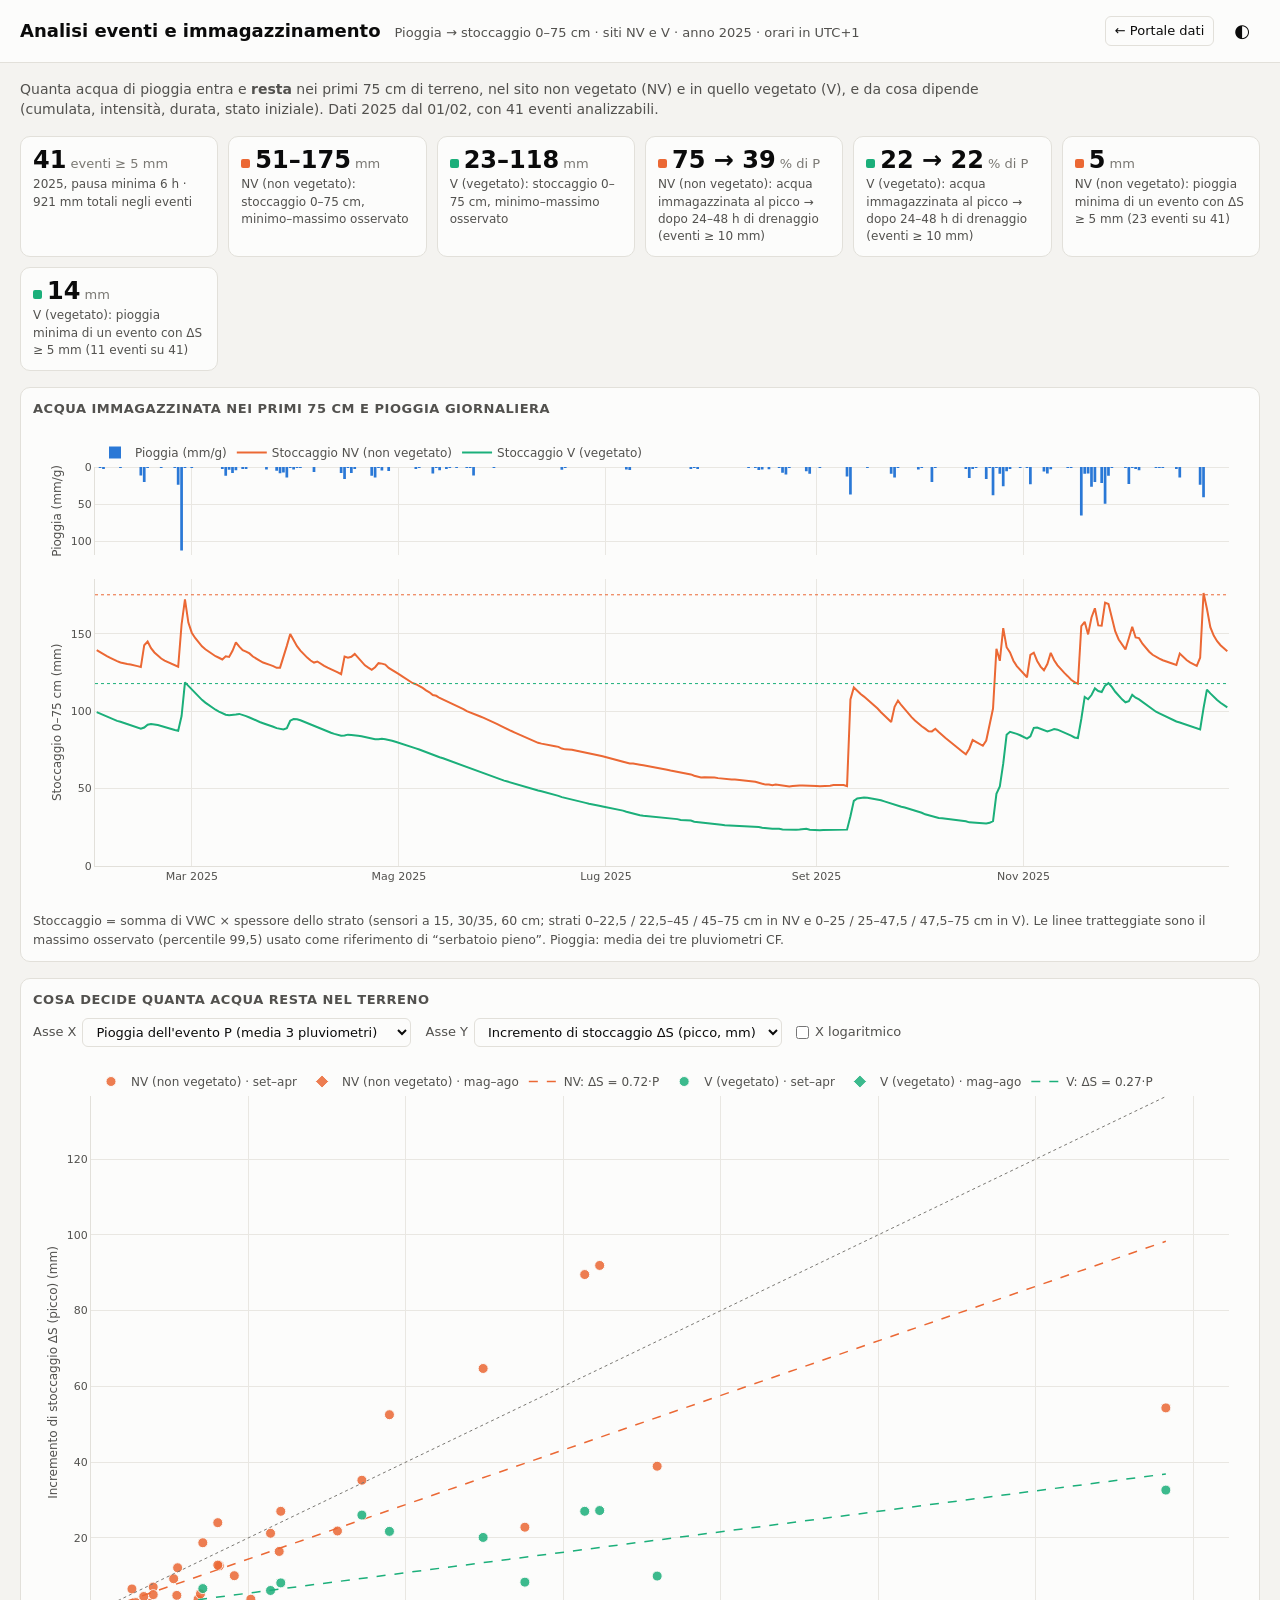
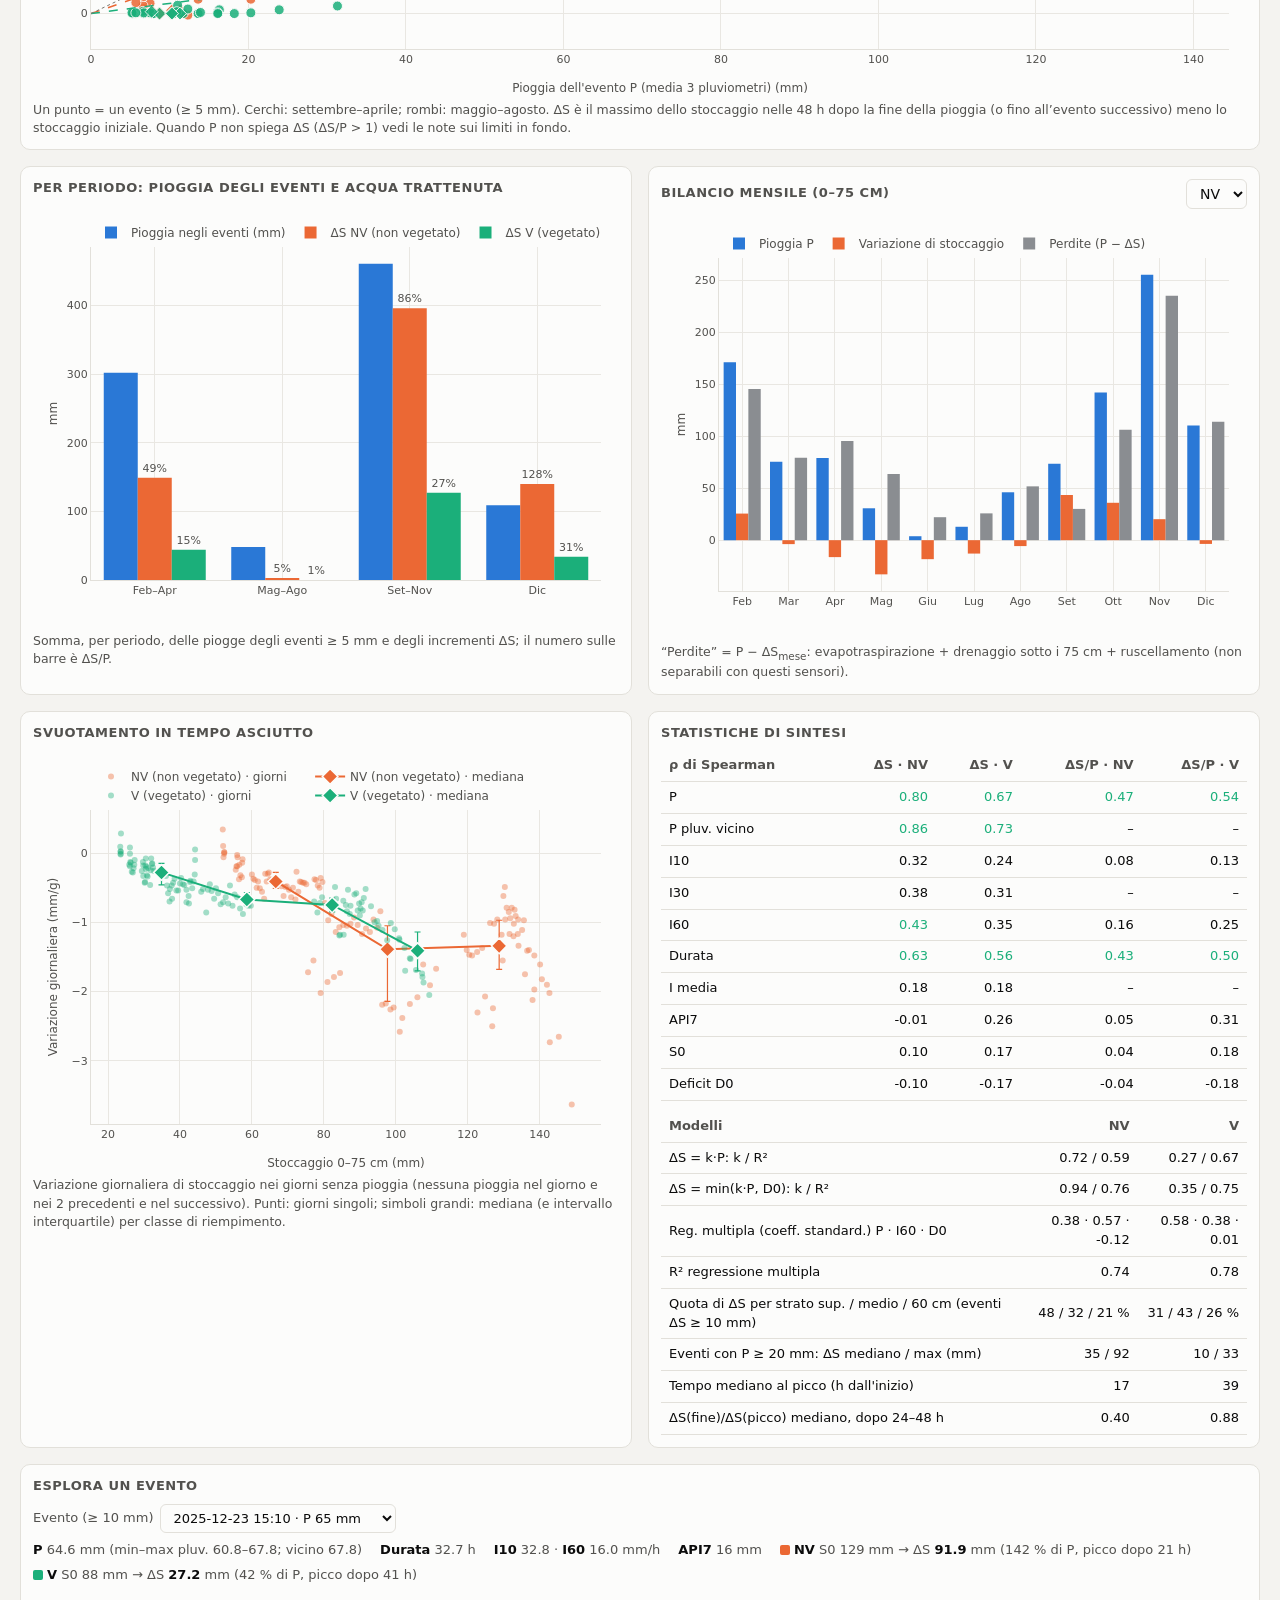
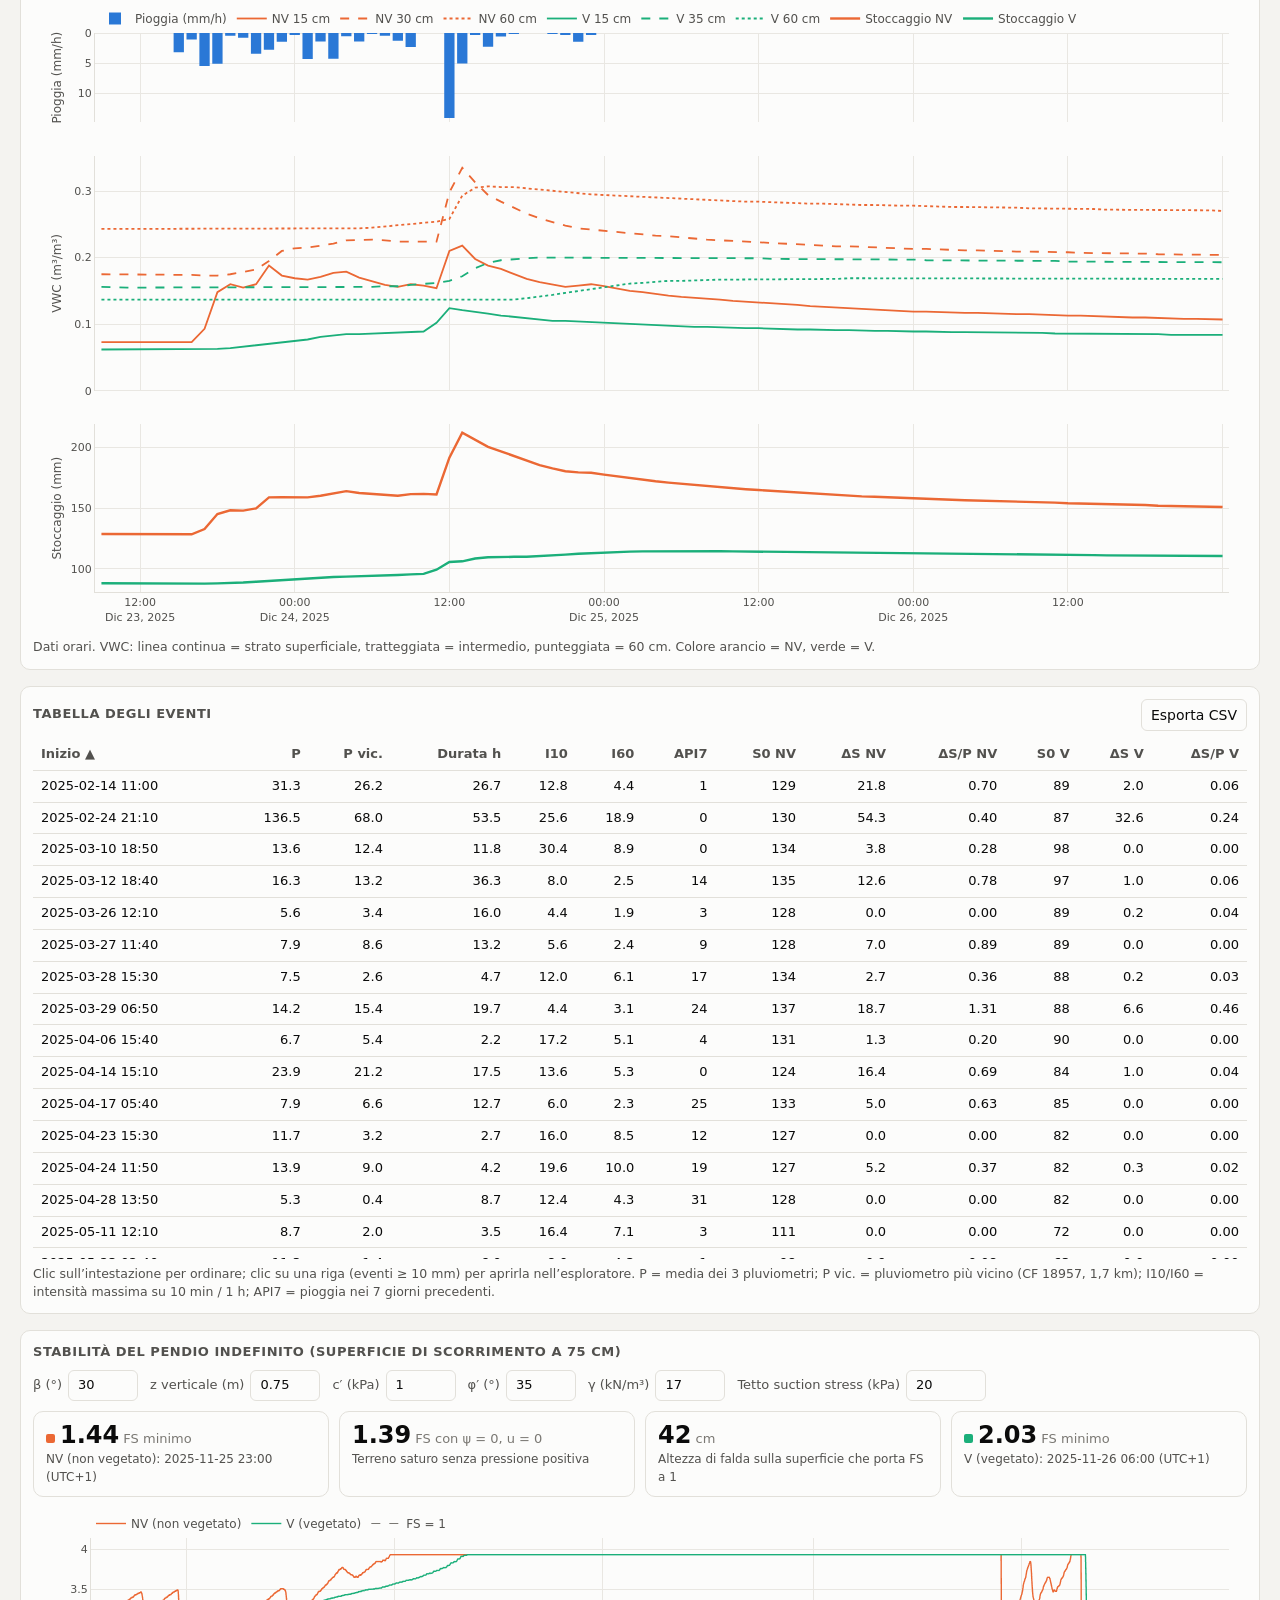
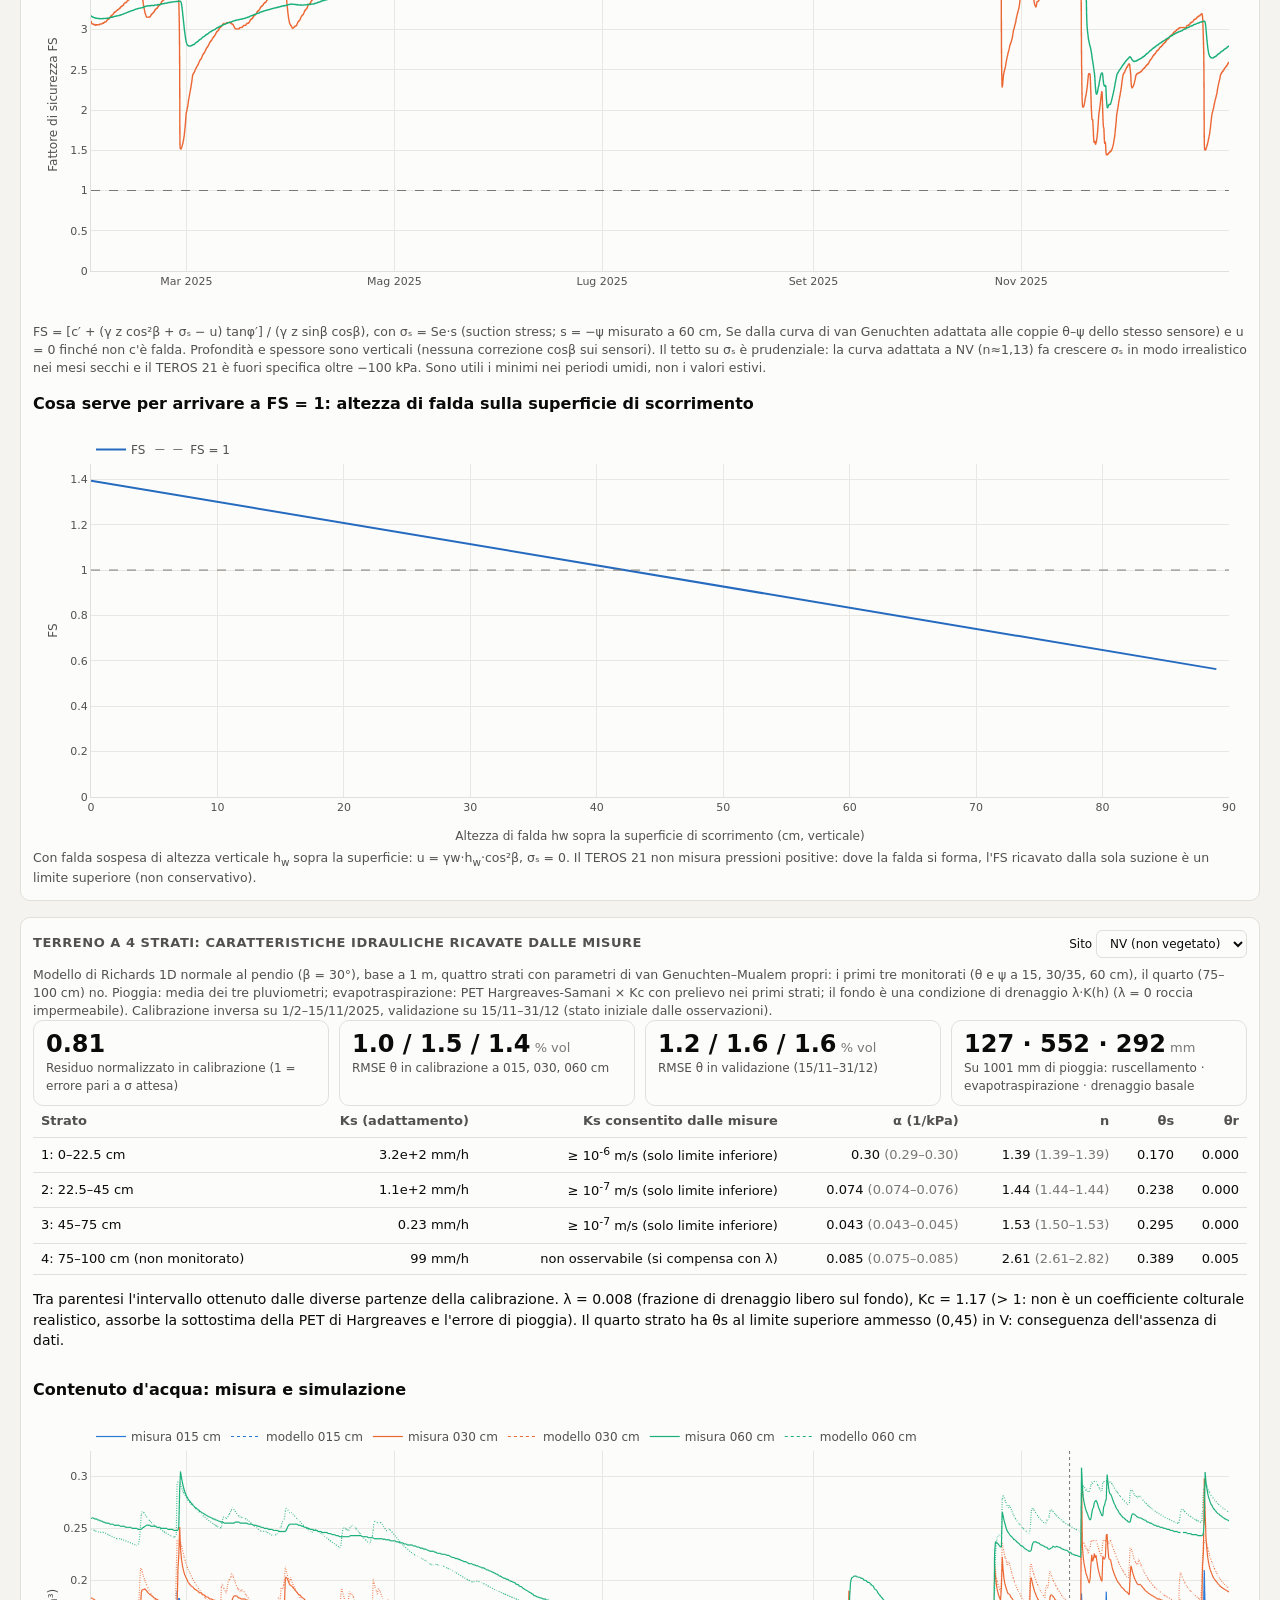
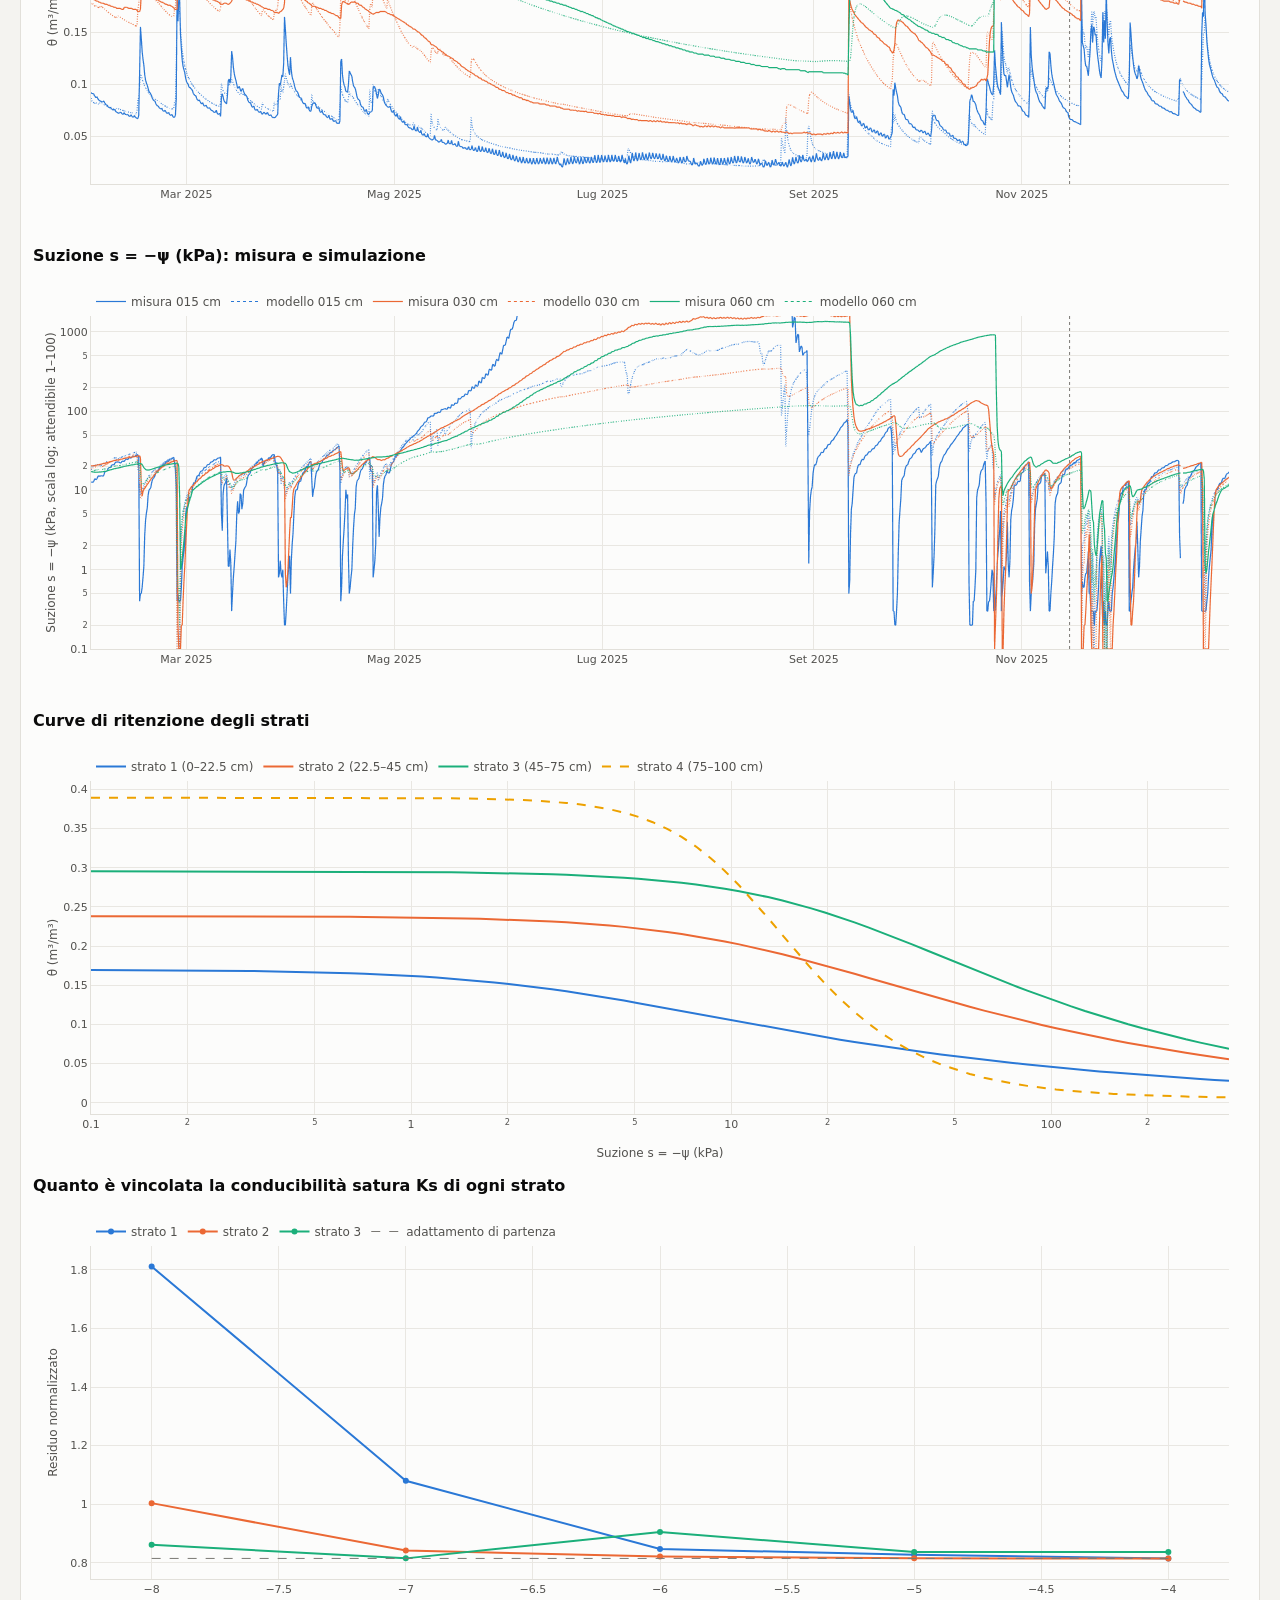
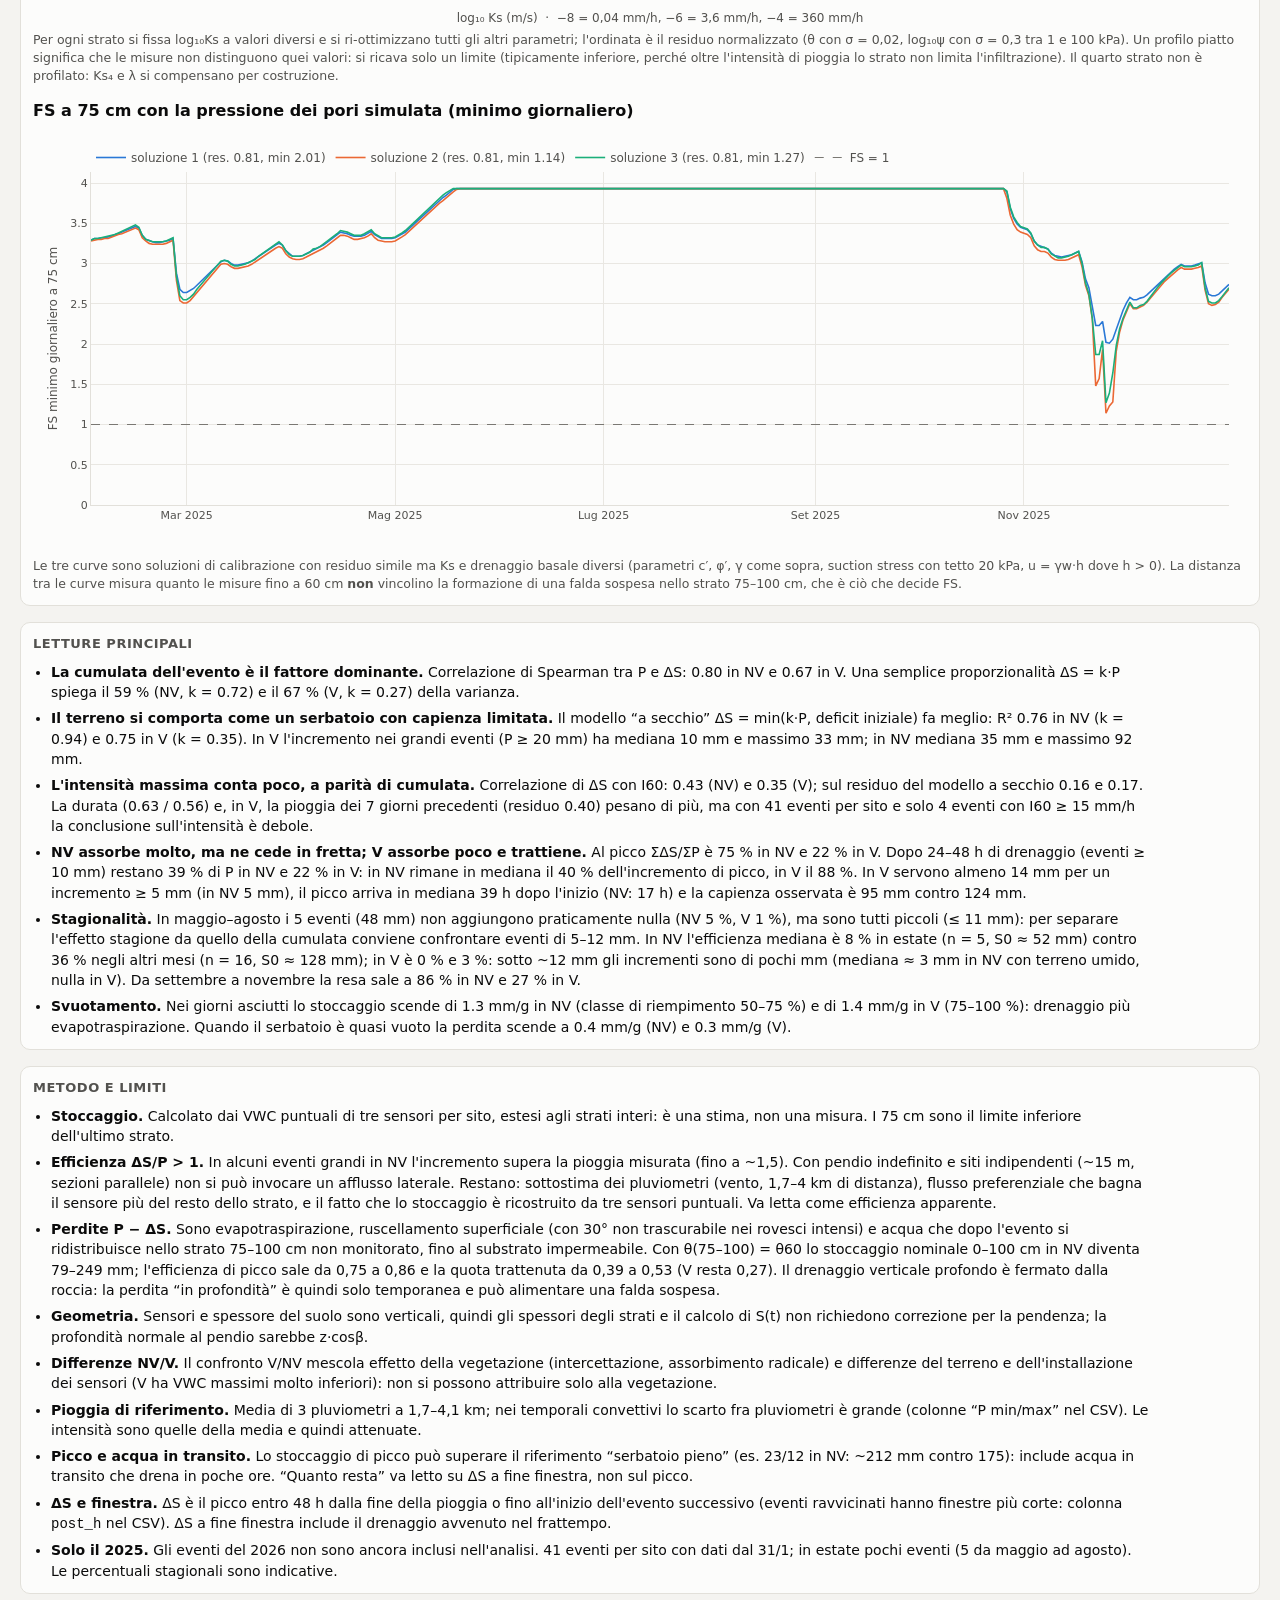
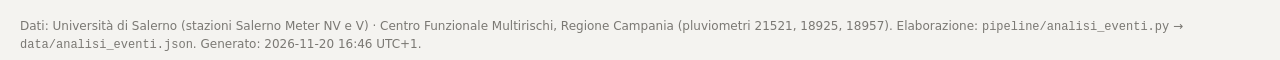
<file: analisi.html>
<!doctype html>
<html lang="it">
<head>
<meta charset="utf-8">
<meta name="viewport" content="width=device-width, initial-scale=1">
<title>Analisi eventi e immagazzinamento – CavaSA</title>
<meta name="description" content="Analisi degli eventi pluviometrici e dell'acqua immagazzinata nei primi 75 cm di terreno nei siti NV (non vegetato) e V (vegetato) a Salerno, anno 2025.">
<link rel="stylesheet" href="assets/style.css">
<style>
  .page { max-width: 1480px; margin: 0 auto; padding: 16px 20px 8px; display: flex; flex-direction: column; gap: 16px; }
  .topbar .nav { display: flex; align-items: center; gap: 10px; }
  .topbar a.back { text-decoration: none; font-size: 13px; border: 1px solid var(--border); border-radius: 6px; padding: 5px 9px; color: var(--text); }
  .topbar a.back:hover { border-color: var(--text-2); }
  .lead { color: var(--text-2); margin: 0; max-width: 980px; }
  .kpis { display: grid; grid-template-columns: repeat(auto-fit, minmax(190px, 1fr)); gap: 10px; }
  .kpi { background: var(--surface); border: 1px solid var(--border); border-radius: 10px; padding: 10px 12px; }
  .kpi .v { font-size: 24px; font-weight: 650; line-height: 1.15; }
  .kpi .v small { font-size: 13px; font-weight: 500; color: var(--muted); }
  .kpi .l { color: var(--text-2); font-size: 12px; margin-top: 2px; }
  .kpi .sw { display: inline-block; width: 9px; height: 9px; border-radius: 2px; margin-right: 5px; }
  .grid2 { display: grid; grid-template-columns: repeat(2, minmax(0, 1fr)); gap: 16px; }
  .plot { height: 420px; min-height: 260px; }
  .plot.tall { height: 640px; }
  .plot.hero { height: 480px; }
  .ctrl { display: flex; flex-wrap: wrap; gap: 8px 14px; align-items: center; margin-bottom: 8px; }
  .ctrl label { display: flex; align-items: center; gap: 6px; color: var(--text-2); font-size: 13px; }
  .panel > p.note { margin: 6px 0 0; color: var(--text-2); font-size: 12.5px; }
  .evmeta { display: flex; flex-wrap: wrap; gap: 6px 18px; font-size: 13px; color: var(--text-2); margin: 0 0 8px; }
  .evmeta b { color: var(--text); font-weight: 650; }
  .sw2 { display: inline-block; width: 10px; height: 10px; border-radius: 2px; vertical-align: -1px; margin-right: 4px; }
  table.stat td, table.stat th { text-align: right; }
  #statsBox table td, #statsBox table th { white-space: normal; }
  table.stat td:first-child, table.stat th:first-child { text-align: left; }
  th.sortable { cursor: pointer; user-select: none; }
  th.sortable:hover { color: var(--text); }
  tbody tr.clk { cursor: pointer; }
  tbody tr.clk:hover td { background: var(--bg); }
  .pos { color: var(--s3); } .neg { color: var(--bad); }
  ul.find { margin: 0; padding-left: 18px; display: flex; flex-direction: column; gap: 6px; }
  ul.find li { max-width: 1100px; }
  .twocol { display: grid; grid-template-columns: repeat(2, minmax(0, 1fr)); gap: 16px; }
  .tbl-scroll { max-height: 520px; overflow: auto; }
  thead th { position: sticky; top: 0; background: var(--surface); z-index: 1; }
  @media (max-width: 1000px) { .grid2, .twocol { grid-template-columns: 1fr; } .plot.hero { height: 420px; } }
</style>
</head>
<body>
<header class="topbar">
  <div class="brand">
    <h1>Analisi eventi e immagazzinamento</h1>
    <span class="sub">Pioggia → stoccaggio 0–75 cm · siti NV e V · anno 2025 · orari in UTC+1</span>
  </div>
  <div class="nav">
    <a class="back" href="index.html">← Portale dati</a>
    <button id="themeBtn" class="ghost" type="button" title="Tema chiaro/scuro">◐</button>
  </div>
</header>

<main class="page" id="page">
  <p class="lead" id="lead">Caricamento…</p>
  <div class="kpis" id="kpis"></div>

  <section class="panel">
    <div class="panel-head"><h2>Acqua immagazzinata nei primi 75 cm e pioggia giornaliera</h2></div>
    <div id="chStorage" class="plot hero"></div>
    <p class="note">Stoccaggio = somma di VWC × spessore dello strato (sensori a 15, 30/35, 60 cm; strati 0–22,5 / 22,5–45 / 45–75 cm in NV e 0–25 / 25–47,5 / 47,5–75 cm in V). Le linee tratteggiate sono il massimo osservato (percentile 99,5) usato come riferimento di “serbatoio pieno”. Pioggia: media dei tre pluviometri CF.</p>
  </section>

  <section class="panel">
    <div class="panel-head"><h2>Cosa decide quanta acqua resta nel terreno</h2></div>
    <div class="ctrl">
      <label>Asse X
        <select id="xSel"></select>
      </label>
      <label>Asse Y
        <select id="ySel">
          <option value="dS">Incremento di stoccaggio ΔS (picco, mm)</option>
          <option value="dS_end">ΔS a fine finestra (dopo drenaggio, mm)</option>
          <option value="eff">Efficienza ΔS / P</option>
          <option value="loss">P − ΔS (mm, non trattenuti)</option>
        </select>
      </label>
      <label class="check"><input type="checkbox" id="logX"> X logaritmico</label>
    </div>
    <div id="chScatter" class="plot tall"></div>
    <p class="note">Un punto = un evento (≥ 5 mm). Cerchi: settembre–aprile; rombi: maggio–agosto. ΔS è il massimo dello stoccaggio nelle 48 h dopo la fine della pioggia (o fino all’evento successivo) meno lo stoccaggio iniziale. Quando P non spiega ΔS (ΔS/P &gt; 1) vedi le note sui limiti in fondo.</p>
  </section>

  <div class="grid2">
    <section class="panel">
      <div class="panel-head"><h2>Per periodo: pioggia degli eventi e acqua trattenuta</h2></div>
      <div id="chSeason" class="plot"></div>
      <p class="note">Somma, per periodo, delle piogge degli eventi ≥ 5 mm e degli incrementi ΔS; il numero sulle barre è ΔS/P.</p>
    </section>
    <section class="panel">
      <div class="panel-head"><h2>Bilancio mensile (0–75 cm)</h2>
        <select id="mSite" aria-label="Sito"><option value="NV">NV</option><option value="V">V</option></select></div>
      <div id="chMonthly" class="plot"></div>
      <p class="note">“Perdite” = P − ΔS<sub>mese</sub>: evapotraspirazione + drenaggio sotto i 75 cm + ruscellamento (non separabili con questi sensori).</p>
    </section>
  </div>

  <div class="grid2">
    <section class="panel">
      <div class="panel-head"><h2>Svuotamento in tempo asciutto</h2></div>
      <div id="chDry" class="plot"></div>
      <p class="note">Variazione giornaliera di stoccaggio nei giorni senza pioggia (nessuna pioggia nel giorno e nei 2 precedenti e nel successivo). Punti: giorni singoli; simboli grandi: mediana (e intervallo interquartile) per classe di riempimento.</p>
    </section>
    <section class="panel">
      <div class="panel-head"><h2>Statistiche di sintesi</h2></div>
      <div class="table-wrap" id="statsBox"></div>
    </section>
  </div>

  <section class="panel">
    <div class="panel-head"><h2>Esplora un evento</h2></div>
    <div class="ctrl"><label>Evento (≥ 10 mm) <select id="evSel"></select></label></div>
    <p class="evmeta" id="evMeta"></p>
    <div id="chEvent" class="plot tall"></div>
    <p class="note">Dati orari. VWC: linea continua = strato superficiale, tratteggiata = intermedio, punteggiata = 60 cm. Colore arancio = NV, verde = V.</p>
  </section>

  <section class="panel">
    <div class="panel-head"><h2>Tabella degli eventi</h2><button id="csvBtn" type="button">Esporta CSV</button></div>
    <div class="table-wrap tbl-scroll"><table id="evTable" class="stat"></table></div>
    <p class="note">Clic sull’intestazione per ordinare; clic su una riga (eventi ≥ 10 mm) per aprirla nell’esploratore. P = media dei 3 pluviometri; P vic. = pluviometro più vicino (CF 18957, 1,7 km); I10/I60 = intensità massima su 10 min / 1 h; API7 = pioggia nei 7 giorni precedenti.</p>
  </section>

  <section class="panel">
    <div class="panel-head"><h2>Stabilità del pendio indefinito (superficie di scorrimento a 75 cm)</h2></div>
    <div class="ctrl" id="fsCtrl" style="display:flex;flex-wrap:wrap;gap:12px;align-items:end;margin-bottom:10px">
      <label>β (°)<br><input id="fsB" type="number" value="30" step="1" min="1" max="60" style="width:70px"></label>
      <label>z verticale (m)<br><input id="fsZ" type="number" value="0.75" step="0.05" min="0.1" max="2" style="width:70px"></label>
      <label>c′ (kPa)<br><input id="fsC" type="number" value="1" step="0.5" min="0" style="width:70px"></label>
      <label>φ′ (°)<br><input id="fsF" type="number" value="35" step="1" min="10" max="50" style="width:70px"></label>
      <label>γ (kN/m³)<br><input id="fsG" type="number" value="17" step="0.5" min="10" max="25" style="width:70px"></label>
      <label>Tetto suction stress (kPa)<br><input id="fsCap" type="number" value="20" step="5" min="0" style="width:80px"></label>
    </div>
    <div id="fsKpis" class="kpis"></div>
    <div id="chFS" class="plot"></div>
    <p class="note">FS = [c′ + (γ z cos²β + σₛ − u) tanφ′] / (γ z sinβ cosβ), con σₛ = Se·s (suction stress; s = −ψ misurato a 60 cm, Se dalla curva di van Genuchten adattata alle coppie θ–ψ dello stesso sensore) e u = 0 finché non c'è falda. Profondità e spessore sono verticali (nessuna correzione cosβ sui sensori). Il tetto su σₛ è prudenziale: la curva adattata a NV (n≈1,13) fa crescere σₛ in modo irrealistico nei mesi secchi e il TEROS 21 è fuori specifica oltre −100 kPa. Sono utili i minimi nei periodi umidi, non i valori estivi.</p>
    <div class="panel-head" style="margin-top:14px"><h3 style="margin:0;font-size:1rem">Cosa serve per arrivare a FS = 1: altezza di falda sulla superficie di scorrimento</h3></div>
    <div id="chHw" class="plot"></div>
    <p class="note">Con falda sospesa di altezza verticale h<sub>w</sub> sopra la superficie: u = γw·h<sub>w</sub>·cos²β, σₛ = 0. Il TEROS 21 non misura pressioni positive: dove la falda si forma, l'FS ricavato dalla sola suzione è un limite superiore (non conservativo).</p>
  </section>

  <section class="panel">
    <div class="panel-head"><h2>Terreno a 4 strati: caratteristiche idrauliche ricavate dalle misure</h2>
      <label class="small">Sito <select id="rSite"><option value="NV">NV (non vegetato)</option><option value="V">V (vegetato)</option></select></label></div>
    <p class="note" style="margin-top:0">Modello di Richards 1D normale al pendio (β = 30°), base a 1 m, quattro strati con parametri di van Genuchten–Mualem propri: i primi tre monitorati (θ e ψ a 15, 30/35, 60 cm), il quarto (75–100 cm) no. Pioggia: media dei tre pluviometri; evapotraspirazione: PET Hargreaves-Samani × Kc con prelievo nei primi strati; il fondo è una condizione di drenaggio λ·K(h) (λ = 0 roccia impermeabile). Calibrazione inversa su 1/2–15/11/2025, validazione su 15/11–31/12 (stato iniziale dalle osservazioni).</p>
    <div id="rKpis" class="kpis"></div>
    <div id="rTable" style="overflow-x:auto"></div>
    <div class="panel-head" style="margin-top:14px"><h3 style="margin:0;font-size:1rem">Contenuto d'acqua: misura e simulazione</h3></div>
    <div id="chRth" class="plot"></div>
    <div class="panel-head" style="margin-top:14px"><h3 style="margin:0;font-size:1rem">Suzione s = −ψ (kPa): misura e simulazione</h3></div>
    <div id="chRps" class="plot"></div>
    <div class="panel-head" style="margin-top:14px"><h3 style="margin:0;font-size:1rem">Curve di ritenzione degli strati</h3></div>
    <div id="chRret" class="plot"></div>
    <div class="panel-head" style="margin-top:14px"><h3 style="margin:0;font-size:1rem">Quanto è vincolata la conducibilità satura Ks di ogni strato</h3></div>
    <div id="chRprof" class="plot"></div>
    <p class="note">Per ogni strato si fissa log₁₀Ks a valori diversi e si ri-ottimizzano tutti gli altri parametri; l'ordinata è il residuo normalizzato (θ con σ = 0,02, log₁₀ψ con σ = 0,3 tra 1 e 100 kPa). Un profilo piatto significa che le misure non distinguono quei valori: si ricava solo un limite (tipicamente inferiore, perché oltre l'intensità di pioggia lo strato non limita l'infiltrazione). Il quarto strato non è profilato: Ks₄ e λ si compensano per costruzione.</p>
    <div class="panel-head" style="margin-top:14px"><h3 style="margin:0;font-size:1rem">FS a 75 cm con la pressione dei pori simulata (minimo giornaliero)</h3></div>
    <div id="chRfs" class="plot"></div>
    <p class="note">Le tre curve sono soluzioni di calibrazione con residuo simile ma Ks e drenaggio basale diversi (parametri c′, φ′, γ come sopra, suction stress con tetto 20 kPa, u = γw·h dove h &gt; 0). La distanza tra le curve misura quanto le misure fino a 60 cm <b>non</b> vincolino la formazione di una falda sospesa nello strato 75–100 cm, che è ciò che decide FS.</p>
  </section>

  <section class="panel">
    <div class="panel-head"><h2>Letture principali</h2></div>
    <ul class="find" id="findings"></ul>
  </section>

  <section class="panel">
    <div class="panel-head"><h2>Metodo e limiti</h2></div>
    <ul class="find" id="limits"></ul>
  </section>
</main>

<footer class="foot muted small page" style="display:block">
  Dati: Università di Salerno (stazioni Salerno Meter NV e V) · Centro Funzionale Multirischi, Regione Campania (pluviometri 21521, 18925, 18957).
  Elaborazione: <code>pipeline/analisi_eventi.py</code> → <code>data/analisi_eventi.json</code>. Generato: <span id="gen"></span>.
</footer>

<script src="https://cdn.plot.ly/plotly-2.35.2.min.js"></script>
<script>
(() => {
  "use strict";
  const $ = (id) => document.getElementById(id);
  const css = (n) => getComputedStyle(document.documentElement).getPropertyValue(n).trim();
  const SITE = { NV: { name: "NV (non vegetato)", c: "--s2" }, V: { name: "V (vegetato)", c: "--s3" } };
  const MONTHS = ["Gen", "Feb", "Mar", "Apr", "Mag", "Giu", "Lug", "Ago", "Set", "Ott", "Nov", "Dic"];
  const XV = {
    P: ["Pioggia dell'evento P (media 3 pluviometri)", "mm"],
    P_near: ["Pioggia al pluviometro più vicino (CF 18957)", "mm"],
    I10: ["Intensità massima su 10 min", "mm/h"],
    I30: ["Intensità massima su 30 min", "mm/h"],
    I60: ["Intensità massima su 1 h", "mm/h"],
    Imean: ["Intensità media dell'evento", "mm/h"],
    dur_h: ["Durata dell'evento", "h"],
    API7: ["Pioggia nei 7 giorni precedenti", "mm"],
    S0: ["Stoccaggio iniziale S0", "mm"],
    D0: ["Deficit iniziale (Smax − S0)", "mm"],
  };
  const YV = {
    dS: ["Incremento di stoccaggio ΔS (picco)", "mm"],
    dS_end: ["ΔS a fine finestra", "mm"],
    eff: ["Efficienza ΔS / P", ""],
    loss: ["P − ΔS", "mm"],
  };
  let J = null, EV = [], rows = [], sortKey = "ev", sortDir = 1, currentEv = null;

  const fmt = (v, d = 1) => (v == null || Number.isNaN(v) ? "–" : Number(v).toFixed(d));
  const season = (m) => (m >= 5 && m <= 8 ? "dry" : "wet");

  function base(extra = {}) {
    const ax = (o = {}) => ({ gridcolor: css("--grid"), zerolinecolor: css("--grid"), linecolor: css("--border"),
      tickfont: { color: css("--text-2"), size: 11 }, title: { font: { color: css("--text-2"), size: 12 } }, ...o });
    return Object.assign({
      paper_bgcolor: css("--surface"), plot_bgcolor: css("--surface"),
      font: { family: "system-ui, -apple-system, Segoe UI, Roboto, sans-serif", color: css("--text") },
      margin: { l: 58, r: 18, t: 28, b: 46 },
      legend: { orientation: "h", x: 0, y: 1.0, yanchor: "bottom", font: { size: 12, color: css("--text-2") } },
      hoverlabel: { bgcolor: css("--surface"), bordercolor: css("--border"), font: { color: css("--text"), size: 12 } },
      xaxis: ax(), yaxis: ax(),
    }, extra);
  }
  const ax = (o = {}) => ({ gridcolor: css("--grid"), zerolinecolor: css("--grid"), linecolor: css("--border"),
    tickfont: { color: css("--text-2"), size: 11 }, title: { font: { color: css("--text-2"), size: 12 } }, ...o });
  const cfg = { responsive: true, displaylogo: false, locale: "it", modeBarButtonsToRemove: ["lasso2d", "select2d"] };
  const plot = (id, tr, lay) => Plotly.react($(id), tr, lay, cfg);

  // -------------------------------------------------------------- KPI e testo
  function renderKpis() {
    const S = J.stats, ev = EV;
    const sites = ["NV", "V"];
    const nEv = new Set(ev.map((e) => e.ev)).size;
    const Ptot = ev.filter((e) => e.site === "NV").reduce((a, e) => a + e.P, 0);
    const k = [];
    k.push(`<div class="kpi"><div class="v">${nEv}<small> eventi ≥ ${J.params.min_P} mm</small></div><div class="l">${J.params.year}, pausa minima ${J.params.gap_h} h · ${fmt(Ptot, 0)} mm totali negli eventi</div></div>`);
    sites.forEach((s) => k.push(`<div class="kpi"><div class="v"><span class="sw" style="background:${css(SITE[s].c)}"></span>${fmt(S[s].Smin, 0)}–${fmt(S[s].Smax, 0)}<small> mm</small></div><div class="l">${SITE[s].name}: stoccaggio 0–75 cm, minimo–massimo osservato</div></div>`));
    sites.forEach((s) => k.push(`<div class="kpi"><div class="v"><span class="sw" style="background:${css(SITE[s].c)}"></span>${fmt(S[s].eff_sum * 100, 0)} → ${fmt(S[s].retained.eff_end_sum * 100, 0)}<small> % di P</small></div><div class="l">${SITE[s].name}: acqua immagazzinata al picco → dopo 24–48 h di drenaggio (eventi ≥ 10 mm)</div></div>`));
    sites.forEach((s) => k.push(`<div class="kpi"><div class="v"><span class="sw" style="background:${css(SITE[s].c)}"></span>${fmt(S[s].resp_P_min, 0)}<small> mm</small></div><div class="l">${SITE[s].name}: pioggia minima di un evento con ΔS ≥ 5 mm (${S[s].resp_n} eventi su ${S[s].n})</div></div>`));
    $("kpis").innerHTML = k.join("");
  }

  function renderText() {
    const S = J.stats, N = S.NV, V = S.V;
    $("lead").innerHTML = `Quanta acqua di pioggia entra e <b>resta</b> nei primi 75 cm di terreno, nel sito non vegetato (NV) e in quello vegetato (V), e da cosa dipende (cumulata, intensità, durata, stato iniziale). Dati 2025 dal ${J.daily.t[0].slice(8, 10)}/${J.daily.t[0].slice(5, 7)}, con ${new Set(EV.map((e) => e.ev)).size} eventi analizzabili.`;
    $("gen").textContent = J.generated.replace("T", " ").slice(0, 16) + " UTC+1";
    const f = [];
    f.push(`<b>La cumulata dell'evento è il fattore dominante.</b> Correlazione di Spearman tra P e ΔS: ${fmt(N.spearman_dS.P, 2)} in NV e ${fmt(V.spearman_dS.P, 2)} in V. Una semplice proporzionalità ΔS = k·P spiega il ${fmt(N.model_lin.r2 * 100, 0)} % (NV, k = ${fmt(N.model_lin.k, 2)}) e il ${fmt(V.model_lin.r2 * 100, 0)} % (V, k = ${fmt(V.model_lin.k, 2)}) della varianza.`);
    f.push(`<b>Il terreno si comporta come un serbatoio con capienza limitata.</b> Il modello “a secchio” ΔS = min(k·P, deficit iniziale) fa meglio: R² ${fmt(N.model_bucket.r2, 2)} in NV (k = ${fmt(N.model_bucket.k, 2)}) e ${fmt(V.model_bucket.r2, 2)} in V (k = ${fmt(V.model_bucket.k, 2)}). In V l'incremento nei grandi eventi (P ≥ 20 mm) ha mediana ${fmt(V.P_ge20.dS_med, 0)} mm e massimo ${fmt(V.P_ge20.dS_max, 0)} mm; in NV mediana ${fmt(N.P_ge20.dS_med, 0)} mm e massimo ${fmt(N.P_ge20.dS_max, 0)} mm.`);
    const nHi = EV.filter((e) => e.site === "NV" && e.I60 >= 15).length;
    f.push(`<b>L'intensità massima conta poco, a parità di cumulata.</b> Correlazione di ΔS con I60: ${fmt(N.spearman_dS.I60, 2)} (NV) e ${fmt(V.spearman_dS.I60, 2)} (V); sul residuo del modello a secchio ${fmt(N.resid_corr.I60, 2)} e ${fmt(V.resid_corr.I60, 2)}. La durata (${fmt(N.spearman_dS.dur_h, 2)} / ${fmt(V.spearman_dS.dur_h, 2)}) e, in V, la pioggia dei 7 giorni precedenti (residuo ${fmt(V.resid_corr.API7, 2)}) pesano di più, ma con ${N.n} eventi per sito e solo ${nHi} eventi con I60 ≥ 15 mm/h la conclusione sull'intensità è debole.`);
    f.push(`<b>NV assorbe molto, ma ne cede in fretta; V assorbe poco e trattiene.</b> Al picco ΣΔS/ΣP è ${fmt(N.eff_sum * 100, 0)} % in NV e ${fmt(V.eff_sum * 100, 0)} % in V. Dopo 24–48 h di drenaggio (eventi ≥ 10 mm) restano ${fmt(N.retained.eff_end_sum * 100, 0)} % di P in NV e ${fmt(V.retained.eff_end_sum * 100, 0)} % in V: in NV rimane in mediana il ${fmt(N.retained.frac_kept_med * 100, 0)} % dell'incremento di picco, in V il ${fmt(V.retained.frac_kept_med * 100, 0)} %. In V servono almeno ${fmt(V.resp_P_min, 0)} mm per un incremento ≥ 5 mm (in NV ${fmt(N.resp_P_min, 0)} mm), il picco arriva in mediana ${fmt(V.tpeak_med_h, 0)} h dopo l'inizio (NV: ${fmt(N.tpeak_med_h, 0)} h) e la capienza osservata è ${fmt(V.Smax - V.Smin, 0)} mm contro ${fmt(N.Smax - N.Smin, 0)} mm.`);
    const med = (a) => { const x = a.slice().sort((p, q) => p - q); return x.length ? x[Math.floor((x.length - 1) / 2)] : null; };
    const small = (site, dry) => EV.filter((e) => e.site === site && e.P >= 5 && e.P <= 12.5 && (e.month >= 5 && e.month <= 8) === dry);
    const sN = [small("NV", true), small("NV", false)], sV = [small("V", true), small("V", false)];
    const maxDryP = Math.max(...EV.filter((e) => e.site === "NV" && e.month >= 5 && e.month <= 8).map((e) => e.P));
    f.push(`<b>Stagionalità.</b> In maggio–agosto i ${N.seasons["Mag–Ago"].n} eventi (${fmt(N.seasons["Mag–Ago"].P, 0)} mm) non aggiungono praticamente nulla (NV ${fmt(N.seasons["Mag–Ago"].eff * 100, 0)} %, V ${fmt(V.seasons["Mag–Ago"].eff * 100, 0)} %), ma sono tutti piccoli (≤ ${fmt(maxDryP, 0)} mm): per separare l'effetto stagione da quello della cumulata conviene confrontare eventi di 5–12 mm. In NV l'efficienza mediana è ${fmt(med(sN[0].map((e) => e.eff)) * 100, 0)} % in estate (n = ${sN[0].length}, S0 ≈ ${fmt(med(sN[0].map((e) => e.S0)), 0)} mm) contro ${fmt(med(sN[1].map((e) => e.eff)) * 100, 0)} % negli altri mesi (n = ${sN[1].length}, S0 ≈ ${fmt(med(sN[1].map((e) => e.S0)), 0)} mm); in V è ${fmt(med(sV[0].map((e) => e.eff)) * 100, 0)} % e ${fmt(med(sV[1].map((e) => e.eff)) * 100, 0)} %: sotto ~12 mm gli incrementi sono di pochi mm (mediana ≈ 3 mm in NV con terreno umido, nulla in V). Da settembre a novembre la resa sale a ${fmt(N.seasons["Set–Nov"].eff * 100, 0)} % in NV e ${fmt(V.seasons["Set–Nov"].eff * 100, 0)} % in V.`);
    const dN = J.depletion.NV, dV = J.depletion.V, lo = (d) => d[0], hi = (d) => d[d.length - 1];
    f.push(`<b>Svuotamento.</b> Nei giorni asciutti lo stoccaggio scende di ${fmt(-hi(dN).rate, 1)} mm/g in NV (classe di riempimento ${fmt(hi(dN).f_lo * 100, 0)}–${fmt(hi(dN).f_hi * 100, 0)} %) e di ${fmt(-hi(dV).rate, 1)} mm/g in V (${fmt(hi(dV).f_lo * 100, 0)}–${fmt(hi(dV).f_hi * 100, 0)} %): drenaggio più evapotraspirazione. Quando il serbatoio è quasi vuoto la perdita scende a ${fmt(-lo(dN).rate, 1)} mm/g (NV) e ${fmt(-lo(dV).rate, 1)} mm/g (V).`);
    $("findings").innerHTML = f.map((x) => `<li>${x}</li>`).join("");
    const L = [
      "<b>Stoccaggio.</b> Calcolato dai VWC puntuali di tre sensori per sito, estesi agli strati interi: è una stima, non una misura. I 75 cm sono il limite inferiore dell'ultimo strato.",
      "<b>Efficienza ΔS/P &gt; 1.</b> In alcuni eventi grandi in NV l'incremento supera la pioggia misurata (fino a ~1,5). Con pendio indefinito e siti indipendenti (~15 m, sezioni parallele) non si può invocare un afflusso laterale. Restano: sottostima dei pluviometri (vento, 1,7–4 km di distanza), flusso preferenziale che bagna il sensore più del resto dello strato, e il fatto che lo stoccaggio è ricostruito da tre sensori puntuali. Va letta come efficienza apparente.",
      "<b>Perdite P − ΔS.</b> Sono evapotraspirazione, ruscellamento superficiale (con 30° non trascurabile nei rovesci intensi) e acqua che dopo l'evento si ridistribuisce nello strato 75–100 cm non monitorato, fino al substrato impermeabile. Con θ(75–100) = θ60 lo stoccaggio nominale 0–100 cm in NV diventa 79–249 mm; l'efficienza di picco sale da 0,75 a 0,86 e la quota trattenuta da 0,39 a 0,53 (V resta 0,27). Il drenaggio verticale profondo è fermato dalla roccia: la perdita “in profondità” è quindi solo temporanea e può alimentare una falda sospesa.",
      "<b>Geometria.</b> Sensori e spessore del suolo sono verticali, quindi gli spessori degli strati e il calcolo di S(t) non richiedono correzione per la pendenza; la profondità normale al pendio sarebbe z·cosβ.",
      "<b>Differenze NV/V.</b> Il confronto V/NV mescola effetto della vegetazione (intercettazione, assorbimento radicale) e differenze del terreno e dell'installazione dei sensori (V ha VWC massimi molto inferiori): non si possono attribuire solo alla vegetazione.",
      "<b>Pioggia di riferimento.</b> Media di 3 pluviometri a 1,7–4,1 km; nei temporali convettivi lo scarto fra pluviometri è grande (colonne “P min/max” nel CSV). Le intensità sono quelle della media e quindi attenuate.",
      "<b>Picco e acqua in transito.</b> Lo stoccaggio di picco può superare il riferimento “serbatoio pieno” (es. 23/12 in NV: ~212 mm contro 175): include acqua in transito che drena in poche ore. “Quanto resta” va letto su ΔS a fine finestra, non sul picco.",
      "<b>ΔS e finestra.</b> ΔS è il picco entro 48 h dalla fine della pioggia o fino all'inizio dell'evento successivo (eventi ravvicinati hanno finestre più corte: colonna <code>post_h</code> nel CSV). ΔS a fine finestra include il drenaggio avvenuto nel frattempo.",
      `<b>Solo il 2025.</b> Gli eventi del 2026 non sono ancora inclusi nell'analisi. ${N.n} eventi per sito con dati dal 31/1; in estate pochi eventi (${N.seasons["Mag–Ago"].n} da maggio ad agosto). Le percentuali stagionali sono indicative.`,
    ];
    $("limits").innerHTML = L.map((x) => `<li>${x}</li>`).join("");
  }

  // -------------------------------------------------------------- grafici
  function chStorage() {
    const d = J.daily, S = J.stats, tr = [];
    tr.push({ type: "bar", x: d.t, y: d.rain, name: "Pioggia (mm/g)", marker: { color: css("--s1") }, yaxis: "y2", hovertemplate: "%{y:.1f} mm<extra>Pioggia</extra>" });
    ["NV", "V"].forEach((s) => tr.push({ type: "scatter", mode: "lines", x: d.t, y: d["S_" + s], name: "Stoccaggio " + SITE[s].name, line: { color: css(SITE[s].c), width: 2 }, connectgaps: false, hovertemplate: "%{y:.0f} mm<extra>" + s + "</extra>" }));
    const shapes = ["NV", "V"].map((s) => ({ type: "line", xref: "paper", x0: 0, x1: 1, yref: "y", y0: S[s].Smax, y1: S[s].Smax, line: { color: css(SITE[s].c), width: 1, dash: "dot" } }));
    plot("chStorage", tr, base({
      xaxis: ax({ type: "date", anchor: "y" }),
      yaxis: ax({ domain: [0, 0.72], title: { text: "Stoccaggio 0–75 cm (mm)", font: { color: css("--text-2"), size: 12 } }, rangemode: "tozero" }),
      yaxis2: ax({ domain: [0.78, 1], autorange: "reversed", title: { text: "Pioggia (mm/g)", font: { color: css("--text-2"), size: 12 } } }),
      shapes, hovermode: "x unified", margin: { l: 62, r: 18, t: 28, b: 40 },
    }));
  }

  function scatter() {
    const xk = $("xSel").value, yk = $("ySel").value, tr = [], shapes = [];
    let xmax = 0;
    ["NV", "V"].forEach((s) => {
      ["wet", "dry"].forEach((se) => {
        const d = EV.filter((e) => e.site === s && season(e.month) === se && e[yk] != null);
        if (!d.length) return;
        d.forEach((e) => (xmax = Math.max(xmax, e[xk])));
        tr.push({
          type: "scatter", mode: "markers", x: d.map((e) => e[xk]), y: d.map((e) => e[yk]),
          name: SITE[s].name + (se === "dry" ? " · mag–ago" : " · set–apr"),
          marker: { color: css(SITE[s].c), symbol: se === "dry" ? "diamond" : "circle", size: 10, opacity: 0.85, line: { color: css("--surface"), width: 1 } },
          text: d.map((e) => `${e.ev}<br>P ${fmt(e.P)} mm (vic. ${fmt(e.P_near)}) · ${fmt(e.dur_h)} h<br>I10 ${fmt(e.I10)} · I60 ${fmt(e.I60)} mm/h · API7 ${fmt(e.API7, 0)} mm<br>S0 ${fmt(e.S0, 0)} mm · D0 ${fmt(e.D0, 0)} mm<br>ΔS ${fmt(e.dS)} mm · ΔS/P ${fmt(e.eff, 2)}`),
          hovertemplate: "%{text}<extra></extra>",
        });
      });
      if (xk === "P" && yk === "dS") {
        const k = J.stats[s].model_lin.k;
        tr.push({ type: "scatter", mode: "lines", x: [0, xmax || 150], y: [0, k * (xmax || 150)], name: `${s}: ΔS = ${fmt(k, 2)}·P`, line: { color: css(SITE[s].c), width: 1.5, dash: "dash" }, hoverinfo: "skip" });
      }
    });
    if (xk === "P" && yk === "dS") shapes.push({ type: "line", xref: "x", yref: "y", x0: 0, y0: 0, x1: xmax, y1: xmax, line: { color: css("--muted"), width: 1, dash: "dot" } });
    if (yk === "eff") shapes.push({ type: "line", xref: "paper", yref: "y", x0: 0, x1: 1, y0: 1, y1: 1, line: { color: css("--muted"), width: 1, dash: "dot" } });
    const xt = XV[xk][0] + (XV[xk][1] ? ` (${XV[xk][1]})` : ""), yt = YV[yk][0] + (YV[yk][1] ? ` (${YV[yk][1]})` : "");
    plot("chScatter", tr, base({
      xaxis: ax({ type: $("logX").checked ? "log" : "linear", title: { text: xt, font: { color: css("--text-2"), size: 12 } }, rangemode: "tozero" }),
      yaxis: ax({ title: { text: yt, font: { color: css("--text-2"), size: 12 } } }), shapes, hovermode: "closest",
    }));
  }

  function chSeason() {
    const order = ["Feb–Apr", "Mag–Ago", "Set–Nov", "Dic"], S = J.stats;
    const P = order.map((k) => (S.NV.seasons[k] ? S.NV.seasons[k].P : null));
    const tr = [{ type: "bar", x: order, y: P, name: "Pioggia negli eventi (mm)", marker: { color: css("--s1") }, hovertemplate: "%{y:.0f} mm<extra>P</extra>" }];
    ["NV", "V"].forEach((s) => tr.push({
      type: "bar", x: order, y: order.map((k) => (S[s].seasons[k] ? S[s].seasons[k].dS : null)), name: "ΔS " + SITE[s].name,
      marker: { color: css(SITE[s].c) }, text: order.map((k) => (S[s].seasons[k] ? fmt(S[s].seasons[k].eff * 100, 0) + "%" : "")),
      textposition: "outside", textfont: { color: css("--text-2"), size: 11 }, hovertemplate: "%{y:.0f} mm<extra>" + s + "</extra>",
    }));
    plot("chSeason", tr, base({ barmode: "group", yaxis: ax({ title: { text: "mm", font: { color: css("--text-2"), size: 12 } } }), xaxis: ax({ type: "category" }) }));
  }

  function chMonthly() {
    const s = $("mSite").value, m = J.monthly[s].filter((r) => r.month >= 2 && r.dS != null && !Number.isNaN(r.dS));
    const x = m.map((r) => MONTHS[r.month - 1]);
    const tr = [
      { type: "bar", x, y: m.map((r) => r.P), name: "Pioggia P", marker: { color: css("--s1") } },
      { type: "bar", x, y: m.map((r) => r.dS), name: "Variazione di stoccaggio", marker: { color: css(SITE[s].c) } },
      { type: "bar", x, y: m.map((r) => r.loss), name: "Perdite (P − ΔS)", marker: { color: css("--s13") } },
    ];
    plot("chMonthly", tr, base({ barmode: "group", xaxis: ax({ type: "category" }), yaxis: ax({ title: { text: "mm", font: { color: css("--text-2"), size: 12 } } }) }));
  }

  function chDry() {
    const tr = [];
    ["NV", "V"].forEach((s) => {
      const p = J.dry_pts[s];
      tr.push({ type: "scatter", mode: "markers", x: p.map((r) => r[1]), y: p.map((r) => r[2]), name: SITE[s].name + " · giorni", text: p.map((r) => r[0]),
        marker: { color: css(SITE[s].c), size: 6, opacity: 0.4 }, hovertemplate: "%{text}<br>S %{x:.0f} mm · %{y:.2f} mm/g<extra></extra>" });
      const St = J.stats[s], b = J.depletion[s];
      const xs = b.map((r) => St.Smin + ((r.f_lo + r.f_hi) / 2) * (St.Smax - St.Smin));
      tr.push({ type: "scatter", mode: "lines+markers", x: xs, y: b.map((r) => r.rate), name: SITE[s].name + " · mediana",
        marker: { color: css(SITE[s].c), size: 12, symbol: "diamond", line: { color: css("--surface"), width: 1.5 } }, line: { color: css(SITE[s].c), width: 2 },
        error_y: { type: "data", symmetric: false, array: b.map((r) => r.p75 - r.rate), arrayminus: b.map((r) => r.rate - r.p25), color: css(SITE[s].c), thickness: 1.2, width: 3 },
        hovertemplate: "mediana %{y:.2f} mm/g<extra>" + s + "</extra>" });
    });
    plot("chDry", tr, base({ xaxis: ax({ title: { text: "Stoccaggio 0–75 cm (mm)", font: { color: css("--text-2"), size: 12 } } }), yaxis: ax({ title: { text: "Variazione giornaliera (mm/g)", font: { color: css("--text-2"), size: 12 } } }), hovermode: "closest" }));
  }

  function renderStats() {
    const S = J.stats;
    const vars = [["P", "P"], ["P_near", "P pluv. vicino"], ["I10", "I10"], ["I30", "I30"], ["I60", "I60"], ["dur_h", "Durata"], ["Imean", "I media"], ["API7", "API7"], ["S0", "S0"], ["D0", "Deficit D0"]];
    const cell = (v) => (v == null ? "–" : `<span class="${v > 0.4 ? "pos" : v < -0.4 ? "neg" : ""}">${v.toFixed(2)}</span>`);
    let h = `<table class="stat"><thead><tr><th>ρ di Spearman</th><th>ΔS · NV</th><th>ΔS · V</th><th>ΔS/P · NV</th><th>ΔS/P · V</th></tr></thead><tbody>`;
    vars.forEach(([k, l]) => (h += `<tr><td>${l}</td><td>${cell(S.NV.spearman_dS[k])}</td><td>${cell(S.V.spearman_dS[k])}</td><td>${cell(S.NV.spearman_eff[k])}</td><td>${cell(S.V.spearman_eff[k])}</td></tr>`));
    h += `</tbody></table><table class="stat" style="margin-top:10px"><thead><tr><th>Modelli</th><th>NV</th><th>V</th></tr></thead><tbody>`;
    const r = (l, a, b) => (h += `<tr><td>${l}</td><td>${a}</td><td>${b}</td></tr>`);
    r("ΔS = k·P: k / R²", `${fmt(S.NV.model_lin.k, 2)} / ${fmt(S.NV.model_lin.r2, 2)}`, `${fmt(S.V.model_lin.k, 2)} / ${fmt(S.V.model_lin.r2, 2)}`);
    r("ΔS = min(k·P, D0): k / R²", `${fmt(S.NV.model_bucket.k, 2)} / ${fmt(S.NV.model_bucket.r2, 2)}`, `${fmt(S.V.model_bucket.k, 2)} / ${fmt(S.V.model_bucket.r2, 2)}`);
    r("Reg. multipla (coeff. standard.) P · I60 · D0", `${fmt(S.NV.beta_std.P, 2)} · ${fmt(S.NV.beta_std.I60, 2)} · ${fmt(S.NV.beta_std.D0, 2)}`, `${fmt(S.V.beta_std.P, 2)} · ${fmt(S.V.beta_std.I60, 2)} · ${fmt(S.V.beta_std.D0, 2)}`);
    r("R² regressione multipla", fmt(S.NV.r2_multi, 2), fmt(S.V.r2_multi, 2));
    const ls = (x) => Object.values(x.layer_share || {}).map((v) => fmt(v * 100, 0)).join(" / ") + " %";
    r("Quota di ΔS per strato sup. / medio / 60 cm (eventi ΔS ≥ 10 mm)", ls(S.NV), ls(S.V));
    r("Eventi con P ≥ 20 mm: ΔS mediano / max (mm)", `${fmt(S.NV.P_ge20.dS_med, 0)} / ${fmt(S.NV.P_ge20.dS_max, 0)}`, `${fmt(S.V.P_ge20.dS_med, 0)} / ${fmt(S.V.P_ge20.dS_max, 0)}`);
    r("Tempo mediano al picco (h dall'inizio)", fmt(S.NV.tpeak_med_h, 0), fmt(S.V.tpeak_med_h, 0));
    r("ΔS(fine)/ΔS(picco) mediano, dopo 24–48 h", fmt(S.NV.retained.frac_kept_med, 2), fmt(S.V.retained.frac_kept_med, 2));
    h += `</tbody></table>`;
    $("statsBox").innerHTML = h;
  }

  // -------------------------------------------------------------- esploratore evento
  function fillEvSel() {
    const keys = Object.keys(J.hourly).sort();
    $("evSel").innerHTML = keys.map((k) => {
      const e = EV.find((x) => x.ev === k && x.site === "NV") || EV.find((x) => x.ev === k);
      return `<option value="${k}">${k} · P ${e ? fmt(e.P, 0) : "?"} mm</option>`;
    }).join("");
    const big = keys.map((k) => EV.find((x) => x.ev === k && x.site === "NV")).filter(Boolean).sort((a, b) => b.dS - a.dS)[0];
    currentEv = big ? big.ev : keys[0];
    $("evSel").value = currentEv;
  }
  function chEvent() {
    const k = $("evSel").value; currentEv = k;
    const h = J.hourly[k]; if (!h) return;
    const m = {};
    ["NV", "V"].forEach((s) => (m[s] = EV.find((x) => x.ev === k && x.site === s)));
    const any = m.NV || m.V;
    $("evMeta").innerHTML = any
      ? `<span><b>P</b> ${fmt(any.P)} mm (min–max pluv. ${fmt(any.P_min)}–${fmt(any.P_max)}; vicino ${fmt(any.P_near)})</span><span><b>Durata</b> ${fmt(any.dur_h)} h</span><span><b>I10</b> ${fmt(any.I10)} · <b>I60</b> ${fmt(any.I60)} mm/h</span><span><b>API7</b> ${fmt(any.API7, 0)} mm</span>` +
        ["NV", "V"].map((s) => (m[s] ? `<span><span class="sw2" style="background:${css(SITE[s].c)}"></span><b>${s}</b> S0 ${fmt(m[s].S0, 0)} mm → ΔS <b>${fmt(m[s].dS)}</b> mm (${fmt(m[s].eff * 100, 0)} % di P, picco dopo ${fmt(m[s].t_peak_h, 0)} h)</span>` : "")).join("")
      : "";
    const tr = [{ type: "bar", x: h.t, y: h.rain, name: "Pioggia (mm/h)", marker: { color: css("--s1") }, xaxis: "x", yaxis: "y", hovertemplate: "%{y:.1f} mm/h<extra>Pioggia</extra>" }];
    const dash = ["solid", "dash", "dot"], dep = J.params.depths;
    ["NV", "V"].forEach((s) => dep[s].forEach((d, i) => tr.push({
      type: "scatter", mode: "lines", x: h.t, y: h[`${s}_${d}`], name: `${s} ${+d} cm`, xaxis: "x", yaxis: "y2",
      line: { color: css(SITE[s].c), width: 1.8, dash: dash[i] }, connectgaps: false, hovertemplate: "%{y:.3f}<extra>" + s + " " + +d + " cm</extra>",
    })));
    ["NV", "V"].forEach((s) => tr.push({
      type: "scatter", mode: "lines", x: h.t, y: h["S_" + s], name: "Stoccaggio " + s, xaxis: "x", yaxis: "y3",
      line: { color: css(SITE[s].c), width: 2.4 }, connectgaps: false, hovertemplate: "%{y:.1f} mm<extra>S " + s + "</extra>",
    }));
    const t = (s) => ({ text: s, font: { color: css("--text-2"), size: 12 } });
    plot("chEvent", tr, base({
      xaxis: ax({ type: "date", anchor: "y3" }),
      yaxis: ax({ domain: [0.84, 1], autorange: "reversed", title: t("Pioggia (mm/h)") }),
      yaxis2: ax({ domain: [0.36, 0.78], title: t("VWC (m³/m³)"), rangemode: "tozero" }),
      yaxis3: ax({ domain: [0, 0.3], title: t("Stoccaggio (mm)") }),
      hovermode: "x unified", margin: { l: 62, r: 18, t: 28, b: 40 },
    }));
  }

  // -------------------------------------------------------------- tabella
  const COLS = [
    ["ev", "Inizio", (r) => r.ev, false], ["P", "P", (r) => fmt(r.P), true], ["P_near", "P vic.", (r) => fmt(r.P_near), true],
    ["dur_h", "Durata h", (r) => fmt(r.dur_h), true], ["I10", "I10", (r) => fmt(r.I10), true], ["I60", "I60", (r) => fmt(r.I60), true],
    ["API7", "API7", (r) => fmt(r.API7, 0), true],
    ["NV_S0", "S0 NV", (r) => fmt(r.NV_S0, 0), true], ["NV_dS", "ΔS NV", (r) => fmt(r.NV_dS), true], ["NV_eff", "ΔS/P NV", (r) => fmt(r.NV_eff, 2), true],
    ["V_S0", "S0 V", (r) => fmt(r.V_S0, 0), true], ["V_dS", "ΔS V", (r) => fmt(r.V_dS), true], ["V_eff", "ΔS/P V", (r) => fmt(r.V_eff, 2), true],
  ];
  function buildRows() {
    const by = {};
    EV.forEach((e) => {
      const r = (by[e.ev] = by[e.ev] || { ev: e.ev, P: e.P, P_near: e.P_near, dur_h: e.dur_h, I10: e.I10, I60: e.I60, API7: e.API7 });
      r[e.site + "_S0"] = e.S0; r[e.site + "_dS"] = e.dS; r[e.site + "_eff"] = e.eff;
    });
    rows = Object.values(by);
  }
  function renderTable() {
    rows.sort((a, b) => {
      const x = a[sortKey], y = b[sortKey];
      if (x == null) return 1; if (y == null) return -1;
      return (x < y ? -1 : x > y ? 1 : 0) * sortDir;
    });
    let h = "<thead><tr>" + COLS.map(([k, l]) => `<th class="sortable" data-k="${k}">${l}${sortKey === k ? (sortDir > 0 ? " ▲" : " ▼") : ""}</th>`).join("") + "</tr></thead><tbody>";
    rows.forEach((r) => (h += `<tr class="${J.hourly[r.ev] ? "clk" : ""}" data-ev="${r.ev}">` + COLS.map(([k, , f]) => `<td>${f(r)}</td>`).join("") + "</tr>"));
    $("evTable").innerHTML = h + "</tbody>";
    $("evTable").querySelectorAll("th.sortable").forEach((th) => (th.onclick = () => {
      const k = th.dataset.k; if (sortKey === k) sortDir *= -1; else { sortKey = k; sortDir = k === "ev" ? 1 : -1; } renderTable();
    }));
    $("evTable").querySelectorAll("tr.clk").forEach((tr) => (tr.onclick = () => {
      $("evSel").value = tr.dataset.ev; chEvent(); $("chEvent").scrollIntoView({ behavior: "smooth", block: "center" });
    }));
  }
  function exportCsv() {
    const keys = ["ev", "site", "P", "P_near", "P_min", "P_max", "dur_h", "I10", "I30", "I60", "Imean", "API3", "API7", "S0", "D0", "f0", "dS", "dS_end", "t_peak_h", "post_h", "eff", "loss"];
    const lines = [keys.join(",")].concat(EV.map((e) => keys.map((k) => (e[k] == null ? "" : e[k])).join(",")));
    const a = document.createElement("a");
    a.href = URL.createObjectURL(new Blob([lines.join("\n")], { type: "text/csv" }));
    a.download = "analisi_eventi.csv"; a.click(); URL.revokeObjectURL(a.href);
  }

  // -------------------------------------------------------------- stabilità
  const rad = (d) => (d * Math.PI) / 180;
  function fsParams() {
    const v = (id) => parseFloat($(id).value);
    return { b: rad(v("fsB")), z: v("fsZ"), c: v("fsC"), f: rad(v("fsF")), g: v("fsG"), cap: v("fsCap"), gw: 9.81 };
  }
  function fsSeries(site, P) {
    const S = J.slope[site], q = S.vg;
    const sg = P.g * P.z * Math.cos(P.b) ** 2, ta = P.g * P.z * Math.sin(P.b) * Math.cos(P.b);
    const fs = S.psi.map((p) => {
      const s = Math.max(-p, 0.01);
      const Se = (q.tr + (q.ts - q.tr) * Math.pow(1 + Math.pow(q.alpha * s, q.n), -(1 - 1 / q.n)) - q.tr) / (q.ts - q.tr);
      const ss = Math.min(Se * s, P.cap);
      return (P.c + (sg + ss) * Math.tan(P.f)) / ta;
    });
    return { t: S.t, fs, sg, ta };
  }
  function chFS() {
    const P = fsParams(), tr = [], kp = [];
    ["NV", "V"].forEach((s) => {
      const r = fsSeries(s, P);
      let imin = 0; r.fs.forEach((x, i) => { if (x < r.fs[imin]) imin = i; });
      tr.push({ type: "scattergl", mode: "lines", x: r.t, y: r.fs, name: SITE[s].name, line: { color: css(SITE[s].c), width: 1.4 },
        hovertemplate: "%{x}<br>FS %{y:.2f}<extra>" + s + "</extra>" });
      kp.push(`<div class="kpi"><div class="v"><span class="sw" style="background:${css(SITE[s].c)}"></span>${fmt(r.fs[imin], 2)}<small> FS minimo</small></div><div class="l">${SITE[s].name}: ${r.t[imin].replace("T", " ")} (UTC+1)</div></div>`);
      if (s === "NV") { const c0 = (P.c + r.sg * Math.tan(P.f)) / r.ta, w = (r.sg - (r.ta - P.c) / Math.tan(P.f)) / (P.gw * Math.cos(P.b) ** 2);
        kp.push(`<div class="kpi"><div class="v">${fmt(c0, 2)}<small> FS con ψ = 0, u = 0</small></div><div class="l">Terreno saturo senza pressione positiva</div></div>`);
        kp.push(`<div class="kpi"><div class="v">${fmt(w * 100, 0)}<small> cm</small></div><div class="l">Altezza di falda sulla superficie che porta FS a 1</div></div>`); }
    });
    $("fsKpis").innerHTML = kp.join("");
    tr.push({ type: "scatter", mode: "lines", x: [J.slope.NV.t[0], J.slope.NV.t.slice(-1)[0]], y: [1, 1], name: "FS = 1", line: { color: css("--muted"), dash: "dash", width: 1 }, hoverinfo: "skip" });
    plot("chFS", tr, base({ yaxis: ax({ title: { text: "Fattore di sicurezza FS", font: { color: css("--text-2"), size: 12 } }, rangemode: "tozero" }), xaxis: ax({ type: "date" }), hovermode: "x unified" }));
    // FS in funzione di hw
    const hw = [], fh = [];
    for (let h = 0; h <= 0.9; h += 0.01) { hw.push(h * 100);
      const u = P.gw * h * Math.cos(P.b) ** 2; const sg = P.g * P.z * Math.cos(P.b) ** 2, ta = P.g * P.z * Math.sin(P.b) * Math.cos(P.b);
      fh.push((P.c + Math.max(sg - u, 0) * Math.tan(P.f)) / ta); }
    plot("chHw", [{ type: "scatter", mode: "lines", x: hw, y: fh, name: "FS", line: { color: css("--accent"), width: 2 } },
      { type: "scatter", mode: "lines", x: [0, 90], y: [1, 1], name: "FS = 1", line: { color: css("--muted"), dash: "dash", width: 1 }, hoverinfo: "skip" }],
      base({ xaxis: ax({ title: { text: "Altezza di falda hw sopra la superficie di scorrimento (cm, verticale)", font: { color: css("--text-2"), size: 12 } } }), yaxis: ax({ title: { text: "FS", font: { color: css("--text-2"), size: 12 } }, rangemode: "tozero" }) }));
  }

  // -------------------------------------------------------------- modello a 4 strati
  const VGθ = (s, q) => { const m = 1 - 1 / q.n; return q.tr + (q.ts - q.tr) * Math.pow(1 + Math.pow(q.al * s, q.n), -m); };
  const LCOL = ["--s1", "--s2", "--s3", "--s4"];
  function rParams(d) { return d.params.map((p) => ({ Ks: Math.pow(10, p.lks), lks: p.lks, al_m: Math.pow(10, p.la), n: p.n, ts: p.ts, tr: p.tr })); }
  function ksRange(site, L) {
    const pr = J.prof && J.prof[site]; if (!pr || !pr.grid["L" + L]) return null;
    const g = pr.grid["L" + L], best = Math.min(pr.best_rms, ...Object.values(pr.grid).flat().map((r) => r.rms)), ok = g.filter((r) => r.rms <= best + 0.035).map((r) => r.lks);
    if (!ok.length) return null;
    const a = Math.min(...ok), b = Math.max(...ok), pw = (v) => "10<sup>" + v + "</sup>";
    if (a <= -8 && b >= -4) return "non vincolato";
    if (b >= -4) return "≥ " + pw(a) + " m/s (solo limite inferiore)";
    if (a <= -8) return "≤ " + pw(b) + " m/s (solo limite superiore)";
    return pw(a) + " – " + pw(b) + " m/s";
  }
  function chRichards() {
    const site = $("rSite").value, d = J.r4 && J.r4[site]; if (!d) { $("rTable").innerHTML = "<p class='note'>Dati del modello non disponibili.</p>"; return; }
    const S = SITE[site], dep = J.params.depths[site], sr = d.series, P = rParams(d);
    const st = d.starts.slice().sort((a, b) => a.rms - b.rms), bestx = st[0].x;
    $("rKpis").innerHTML = [
      `<div class="kpi"><div class="v">${fmt(d.rms_norm, 2)}</div><div class="l">Residuo normalizzato in calibrazione (1 = errore pari a σ attesa)</div></div>`,
      `<div class="kpi"><div class="v">${dep.map((x) => fmt(d.rmse_theta_cal[x] * 100, 1)).join(" / ")}<small> % vol</small></div><div class="l">RMSE θ in calibrazione a ${dep.join(", ")} cm</div></div>`,
      `<div class="kpi"><div class="v">${dep.map((x) => fmt(d.rmse_theta_val[x] * 100, 1)).join(" / ")}<small> % vol</small></div><div class="l">RMSE θ in validazione (15/11–31/12)</div></div>`,
      `<div class="kpi"><div class="v">${fmt((d.balance.runoff_mm) , 0)} · ${fmt(d.balance.aet_mm, 0)} · ${fmt(d.balance.leak_mm, 0)}<small> mm</small></div><div class="l">Su ${fmt(d.balance.P_mm, 0)} mm di pioggia: ruscellamento · evapotraspirazione · drenaggio basale</div></div>`,
    ].join("");
    // tabella parametri
    const lay = d.layers_cm, spread = (k, j) => { const v = st.map((s) => s.x[k * 5 + j]); return [Math.min(...v), Math.max(...v)]; };
    let h = `<table class="stats"><thead><tr><th>Strato</th><th>Ks (adattamento)</th><th>Ks consentito dalle misure</th><th>α (1/kPa)</th><th>n</th><th>θs</th><th>θr</th></tr></thead><tbody>`;
    P.forEach((p, k) => {
      const sp = spread(k, 1), sn = spread(k, 2);
      const rng = k < 3 ? (ksRange(site, k + 1) || "–") : "non osservabile (si compensa con λ)";
      h += `<tr><td>${k + 1}: ${lay[k]}–${lay[k + 1]} cm${k === 3 ? " (non monitorato)" : ""}</td><td>${(p.Ks * 3.6e6).toPrecision(2)} mm/h</td><td>${rng}</td>
        <td>${(p.al_m / 9.81).toPrecision(2)} <span class="muted">(${(Math.pow(10, sp[0]) / 9.81).toPrecision(2)}–${(Math.pow(10, sp[1]) / 9.81).toPrecision(2)})</span></td>
        <td>${fmt(p.n, 2)} <span class="muted">(${fmt(sn[0], 2)}–${fmt(sn[1], 2)})</span></td><td>${fmt(p.ts, 3)}</td><td>${fmt(p.tr, 3)}</td></tr>`;
    });
    h += `</tbody></table><p class="note">Tra parentesi l'intervallo ottenuto dalle diverse partenze della calibrazione. λ = ${fmt(d.lambda, 3)} (frazione di drenaggio libero sul fondo), Kc = ${fmt(d.kc, 2)}${d.kc > 1 ? " (&gt; 1: non è un coefficiente colturale realistico, assorbe la sottostima della PET di Hargreaves e l'errore di pioggia)" : ""}. Il quarto strato ha θs al limite superiore ammesso (0,45) in V: conseguenza dell'assenza di dati.</p>`;
    $("rTable").innerHTML = h;
    // serie
    const t = sr.t, vline = { type: "line", x0: "2025-11-15", x1: "2025-11-15", y0: 0, y1: 1, yref: "paper", line: { color: css("--muted"), dash: "dot", width: 1 } };
    const tr1 = [], tr2 = [];
    dep.forEach((dd, i) => {
      const c = css(LCOL[i]);
      tr1.push({ type: "scattergl", mode: "lines", x: t, y: sr["th_o_" + dd], name: "misura " + dd + " cm", line: { color: c, width: 1.2 }, connectgaps: false });
      tr1.push({ type: "scattergl", mode: "lines", x: t, y: sr["th_m_" + dd], name: "modello " + dd + " cm", line: { color: c, width: 1.2, dash: "dot" } });
      tr2.push({ type: "scattergl", mode: "lines", x: t, y: sr["ps_o_" + dd].map((v) => (v == null ? null : Math.max(-v, 0.1))), name: "misura " + dd + " cm", line: { color: c, width: 1.2 } });
      tr2.push({ type: "scattergl", mode: "lines", x: t, y: sr["ps_m_" + dd].map((v) => Math.max(-v, 0.1)), name: "modello " + dd + " cm", line: { color: c, width: 1.2, dash: "dot" } });
    });
    plot("chRth", tr1, base({ xaxis: ax({ type: "date" }), yaxis: ax({ title: { text: "θ (m³/m³)", font: { color: css("--text-2"), size: 12 } } }), shapes: [vline], hovermode: "x unified" }));
    plot("chRps", tr2, base({ xaxis: ax({ type: "date" }), yaxis: ax({ title: { text: "Suzione s = −ψ (kPa, scala log; attendibile 1–100)", font: { color: css("--text-2"), size: 12 } }, type: "log", range: [-1, 3.2] }), shapes: [vline], hovermode: "x unified" }));
    // ritenzione
    const ss = Array.from({ length: 80 }, (_, i) => Math.pow(10, -1 + i * 0.045)), tr3 = [];
    P.forEach((p, k) => { const q = { n: p.n, ts: p.ts, tr: p.tr, al: p.al_m / 9.81 };
      tr3.push({ type: "scatter", mode: "lines", x: ss, y: ss.map((s) => VGθ(s, q)), name: `strato ${k + 1} (${lay[k]}–${lay[k + 1]} cm)`, line: { color: css(LCOL[k]), width: 2, dash: k === 3 ? "dash" : "solid" } }); });
    plot("chRret", tr3, base({ xaxis: ax({ type: "log", title: { text: "Suzione s = −ψ (kPa)", font: { color: css("--text-2"), size: 12 } } }), yaxis: ax({ title: { text: "θ (m³/m³)", font: { color: css("--text-2"), size: 12 } } }) }));
    // profilo Ks
    const pr = J.prof && J.prof[site], tr4 = [];
    if (pr) Object.keys(pr.grid).forEach((k, i) => { const g = pr.grid[k];
      tr4.push({ type: "scatter", mode: "lines+markers", x: g.map((r) => r.lks), y: g.map((r) => r.rms), name: "strato " + k.slice(1), line: { color: css(LCOL[i]), width: 2 } }); });
    tr4.push({ type: "scatter", mode: "lines", x: [-8, -4], y: [pr ? pr.best_rms : 0, pr ? pr.best_rms : 0], name: "adattamento di partenza", line: { color: css("--muted"), dash: "dash", width: 1 }, hoverinfo: "skip" });
    plot("chRprof", tr4, base({ xaxis: ax({ title: { text: "log₁₀ Ks (m/s)  ·  −8 = 0,04 mm/h, −6 = 3,6 mm/h, −4 = 360 mm/h", font: { color: css("--text-2"), size: 12 } } }), yaxis: ax({ title: { text: "Residuo normalizzato", font: { color: css("--text-2"), size: 12 } } }) }));
    // FS
    const tr5 = d.fs.map((f, i) => ({ type: "scatter", mode: "lines", x: f.t, y: f.z75.daily_min, name: `soluzione ${i + 1} (res. ${fmt(f.rms, 2)}, min ${fmt(f.z75.fs_min, 2)})`, line: { color: css(LCOL[i]), width: 1.6 } }));
    tr5.push({ type: "scatter", mode: "lines", x: [d.fs[0].t[0], d.fs[0].t.slice(-1)[0]], y: [1, 1], name: "FS = 1", line: { color: css("--muted"), dash: "dash", width: 1 }, hoverinfo: "skip" });
    plot("chRfs", tr5, base({ xaxis: ax({ type: "date" }), yaxis: ax({ title: { text: "FS minimo giornaliero a 75 cm", font: { color: css("--text-2"), size: 12 } }, rangemode: "tozero" }), hovermode: "x unified" }));
  }

  // -------------------------------------------------------------- avvio
  function renderAll() {
    chStorage(); scatter(); chSeason(); chMonthly(); chDry(); chEvent(); chFS(); chRichards();
  }
  async function init() {
    if (window.Plotly) {
      Plotly.register({ moduleType: "locale", name: "it", dictionary: {}, format: {
        days: ["Domenica", "Lunedì", "Martedì", "Mercoledì", "Giovedì", "Venerdì", "Sabato"], shortDays: ["Dom", "Lun", "Mar", "Mer", "Gio", "Ven", "Sab"],
        months: ["Gennaio", "Febbraio", "Marzo", "Aprile", "Maggio", "Giugno", "Luglio", "Agosto", "Settembre", "Ottobre", "Novembre", "Dicembre"],
        shortMonths: MONTHS, date: "%d/%m/%Y", decimal: ".", thousands: " " } });
    }
    try {
      J = await fetch("data/analisi_eventi.json").then((r) => { if (!r.ok) throw new Error("HTTP " + r.status); return r.json(); });
    } catch (e) {
      $("lead").innerHTML = `Impossibile leggere <code>data/analisi_eventi.json</code> (${e.message}). La pagina va aperta da un server web (es. GitHub Pages o <code>python -m http.server</code>), non come file locale.`;
      return;
    }
    EV = J.events;
    J.r4 = {}; J.prof = {};
    await Promise.all(["NV", "V"].flatMap((s) => [
      fetch(`data/richards4_${s}.json`).then((r) => (r.ok ? r.json() : null)).then((x) => { if (x) J.r4[s] = x; }).catch(() => {}),
      fetch(`data/richards4_profile_${s}.json`).then((r) => (r.ok ? r.json() : null)).then((x) => { if (x) J.prof[s] = x; }).catch(() => {}),
    ]));
    $("rSite").onchange = chRichards;
    $("xSel").innerHTML = Object.entries(XV).map(([k, v]) => `<option value="${k}">${v[0]}</option>`).join("");
    $("xSel").value = "P";
    renderKpis(); renderText(); renderStats(); buildRows(); renderTable(); fillEvSel(); renderAll();
    $("xSel").onchange = $("ySel").onchange = $("logX").onchange = scatter;
    $("mSite").onchange = chMonthly; $("evSel").onchange = chEvent; $("csvBtn").onclick = exportCsv;
    ["fsB", "fsZ", "fsC", "fsF", "fsG", "fsCap"].forEach((i) => { $(i).oninput = chFS; });
    $("themeBtn").onclick = () => {
      const dark = getComputedStyle(document.documentElement).colorScheme === "dark";
      document.documentElement.dataset.theme = dark ? "light" : "dark";
      renderKpis(); renderAll();
    };
    window.matchMedia("(prefers-color-scheme: dark)").addEventListener("change", () => { renderKpis(); renderAll(); });
  }
  init();
})();
</script>
</body>
</html>
</file>
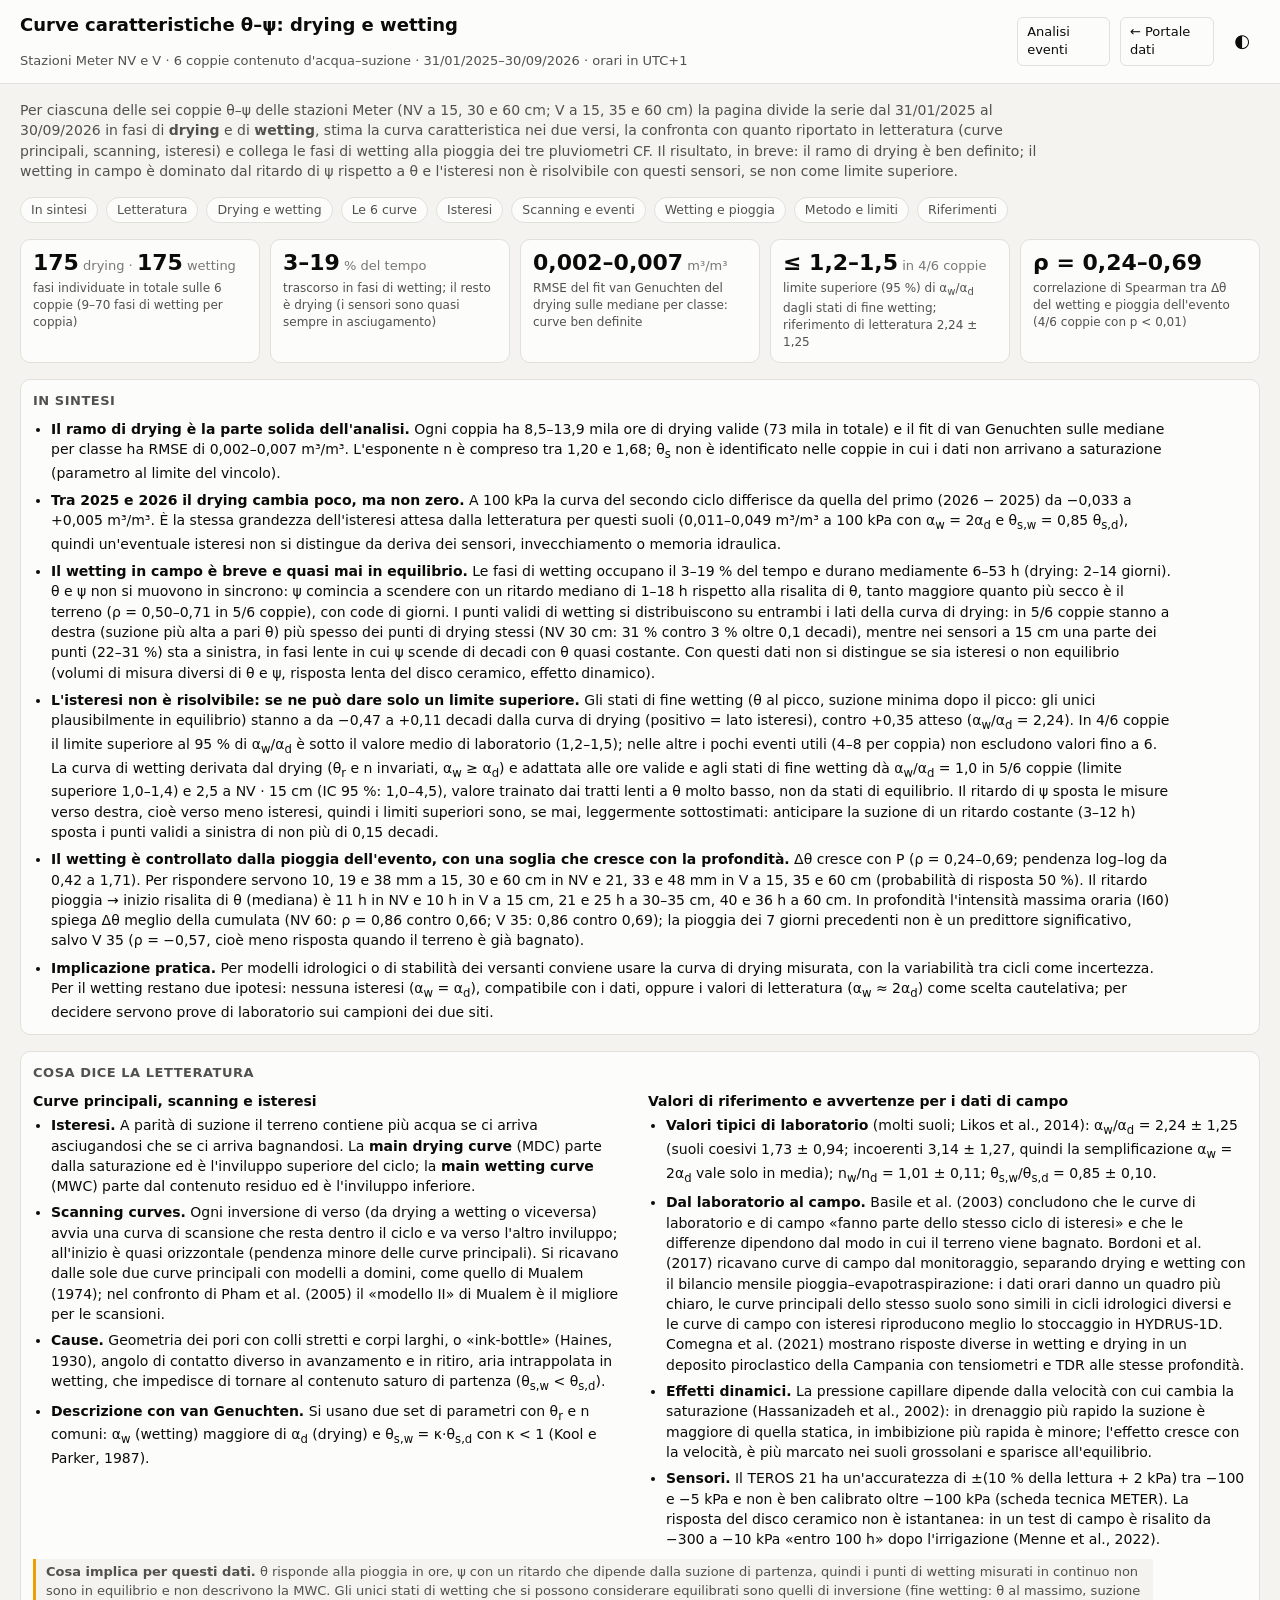
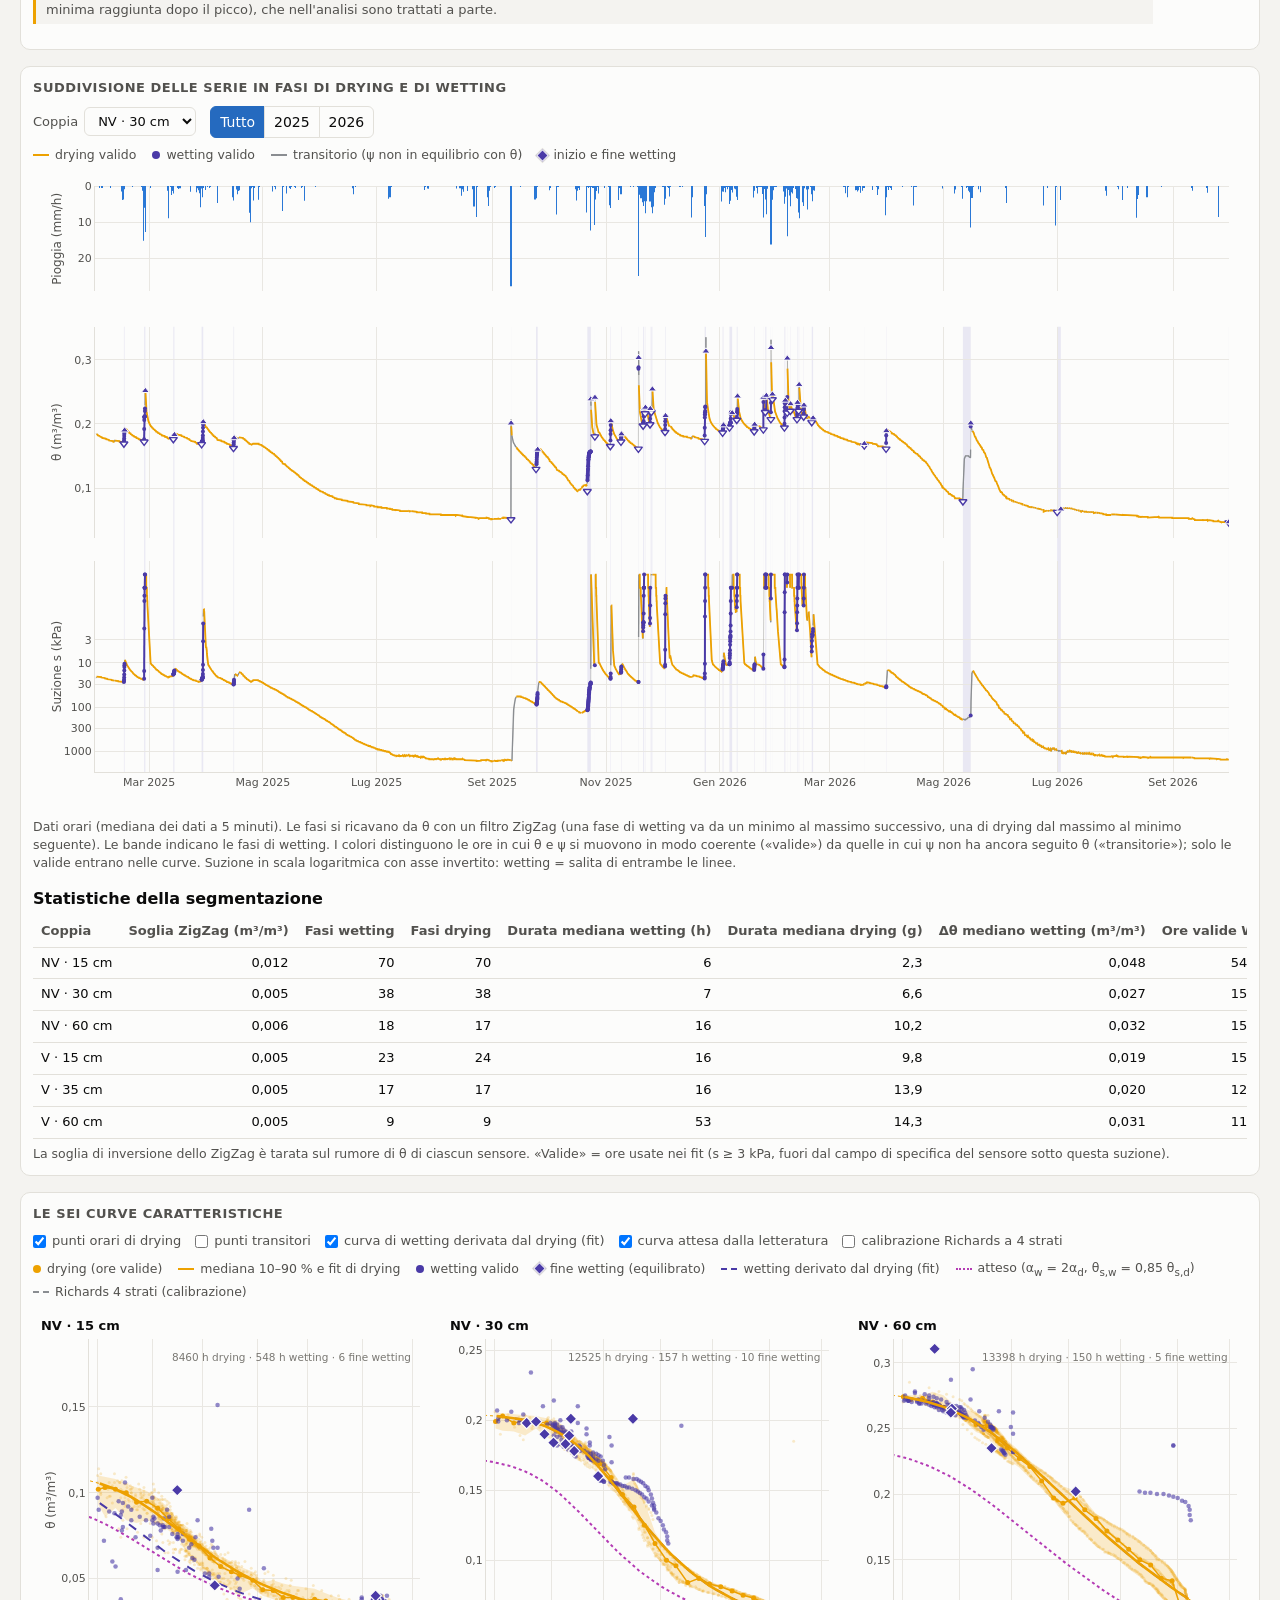
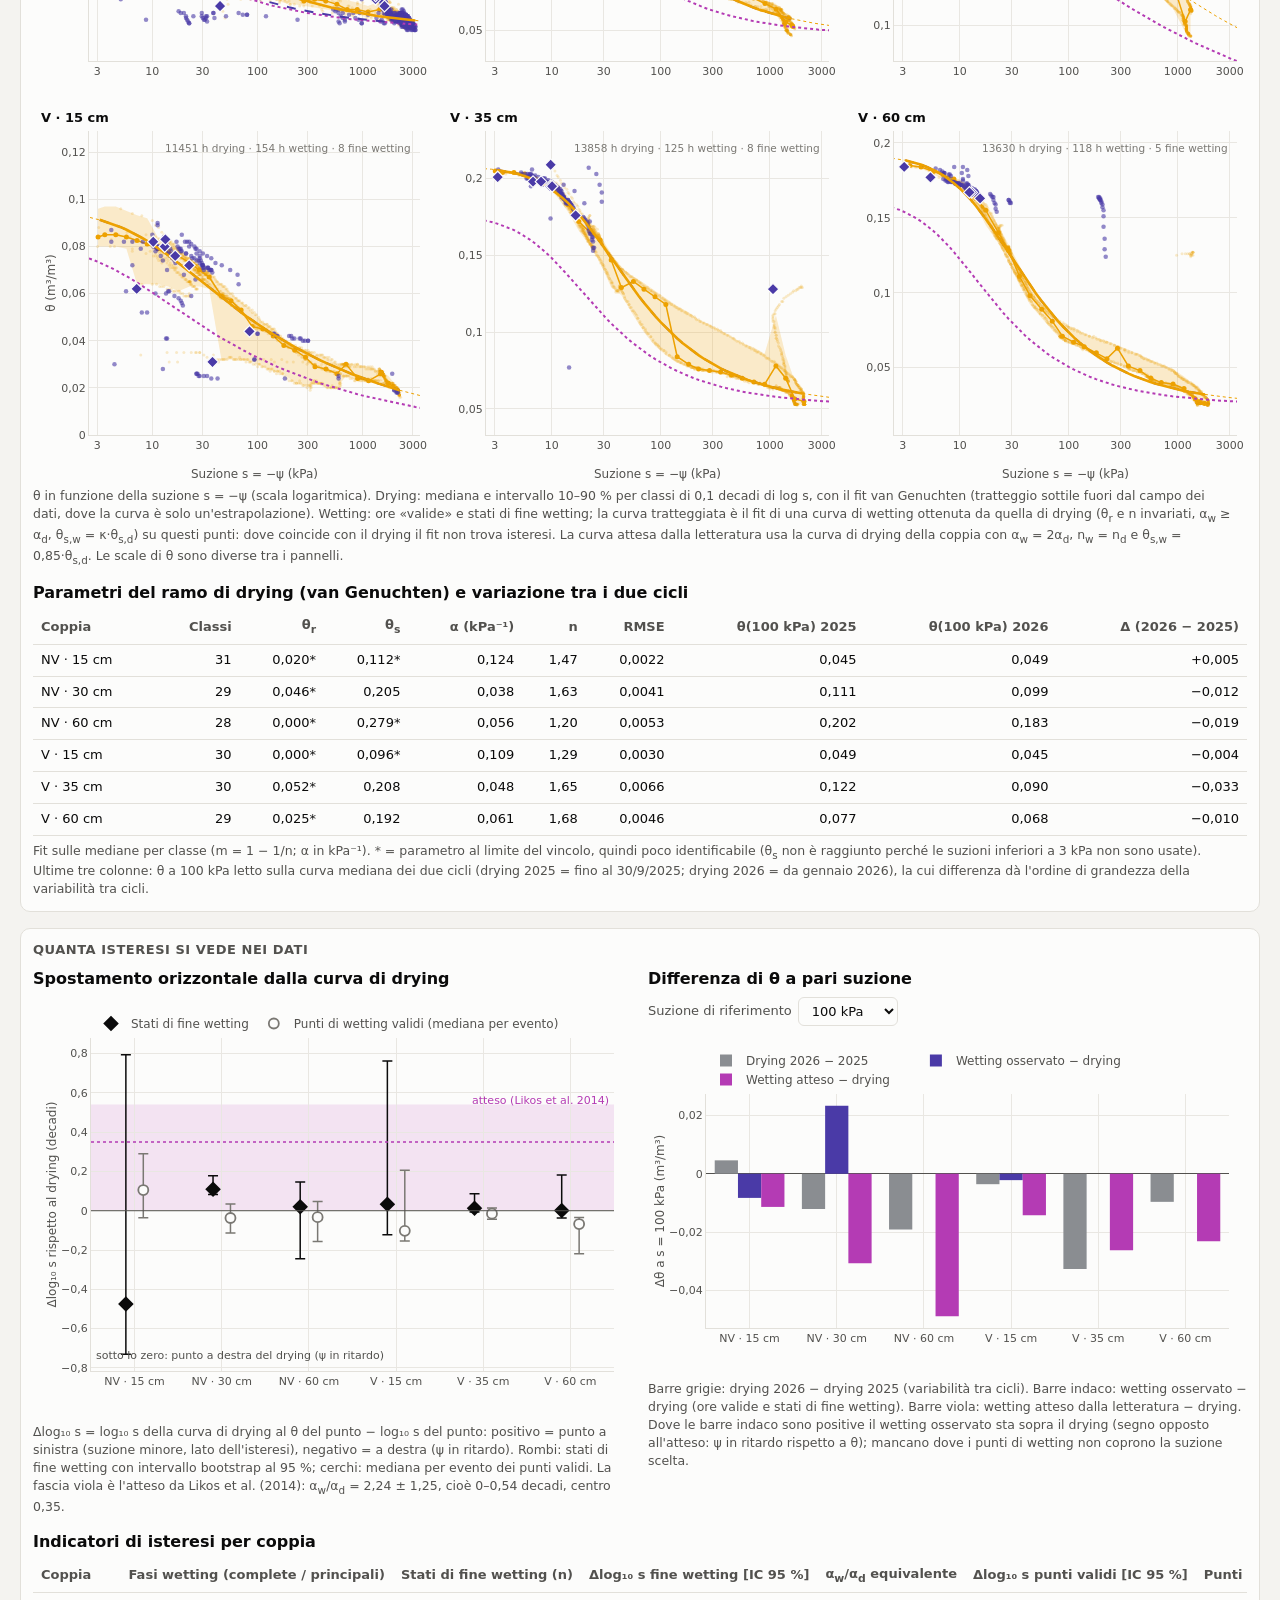
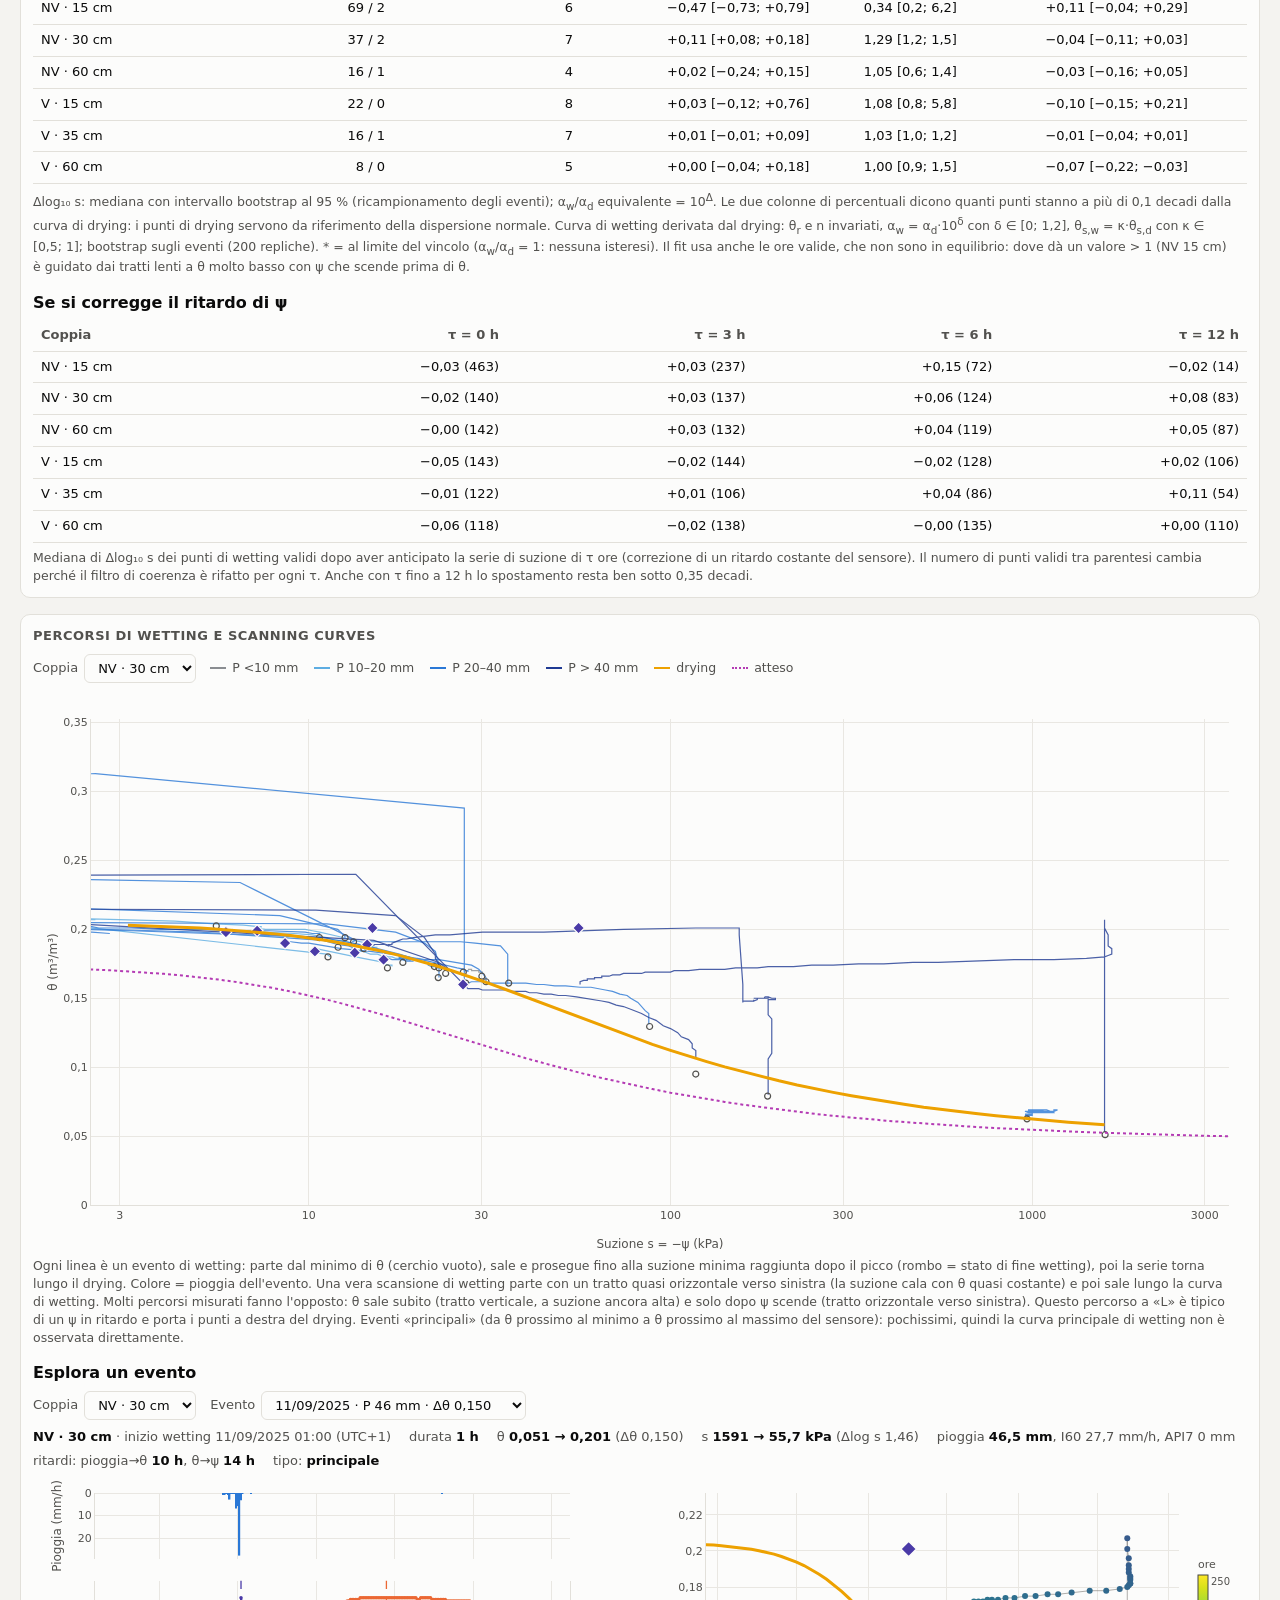
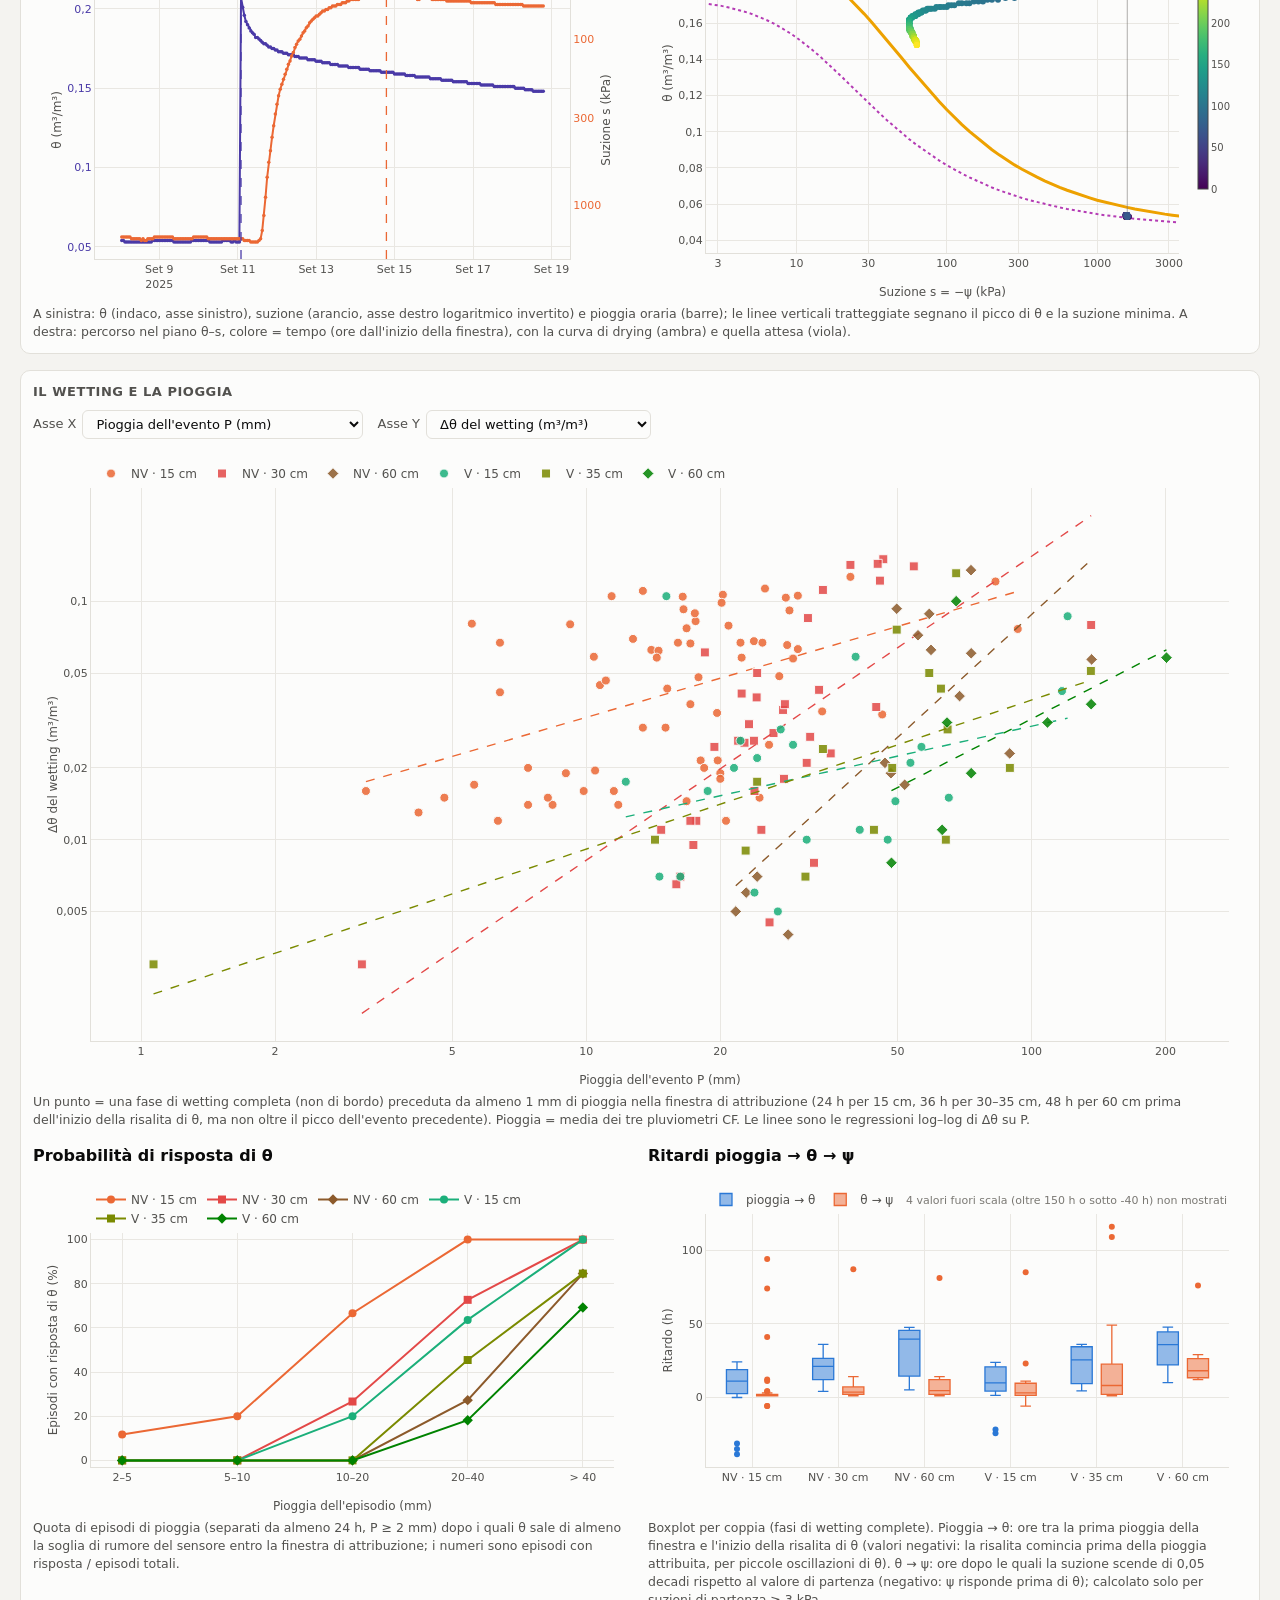
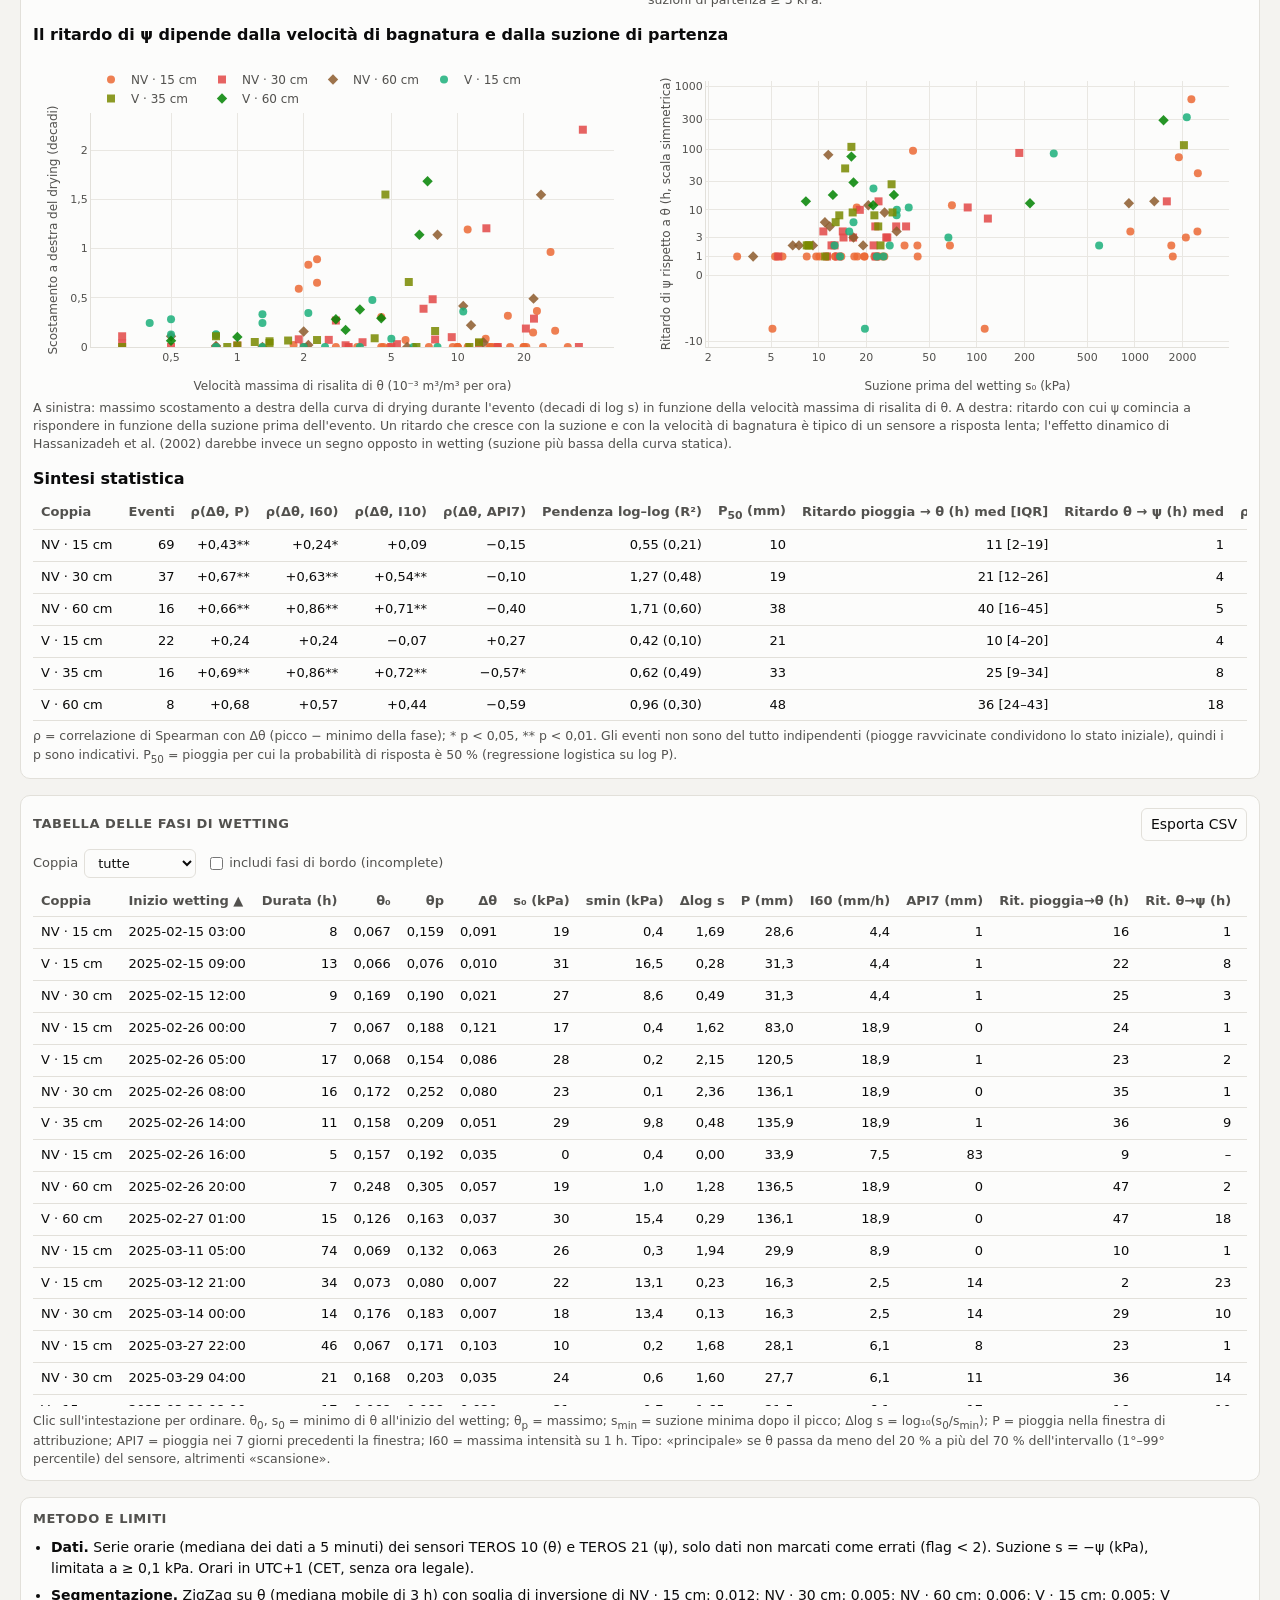
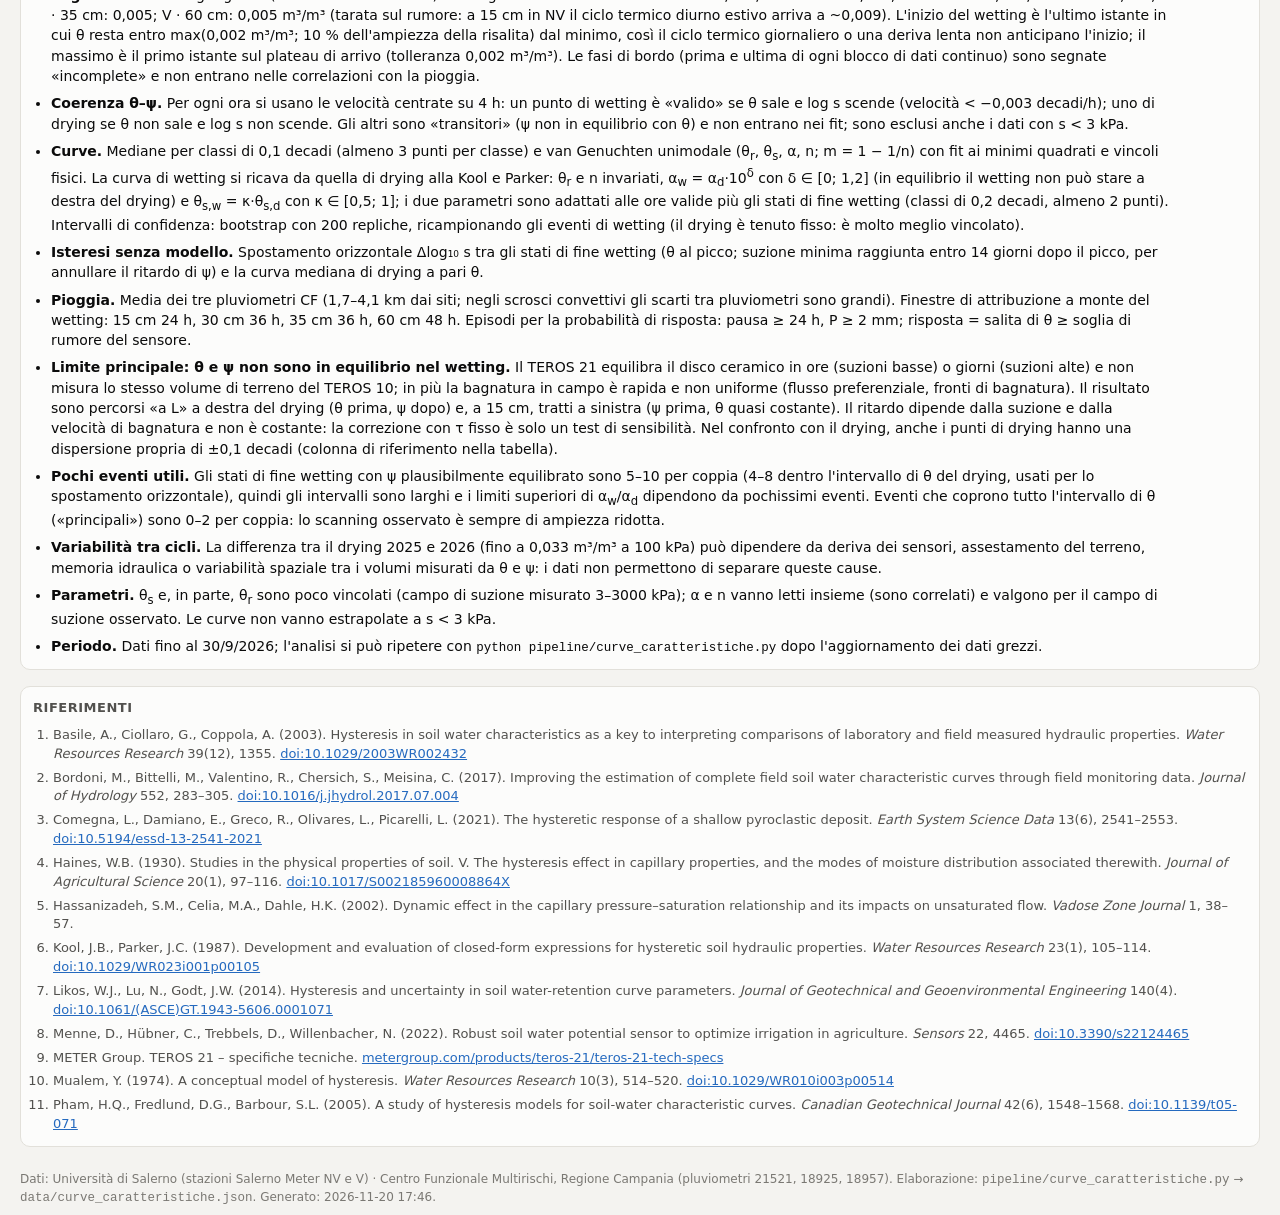
<file: curvecaratteristiche.html>
<!doctype html>
<html lang="it">
<head>
<meta charset="utf-8">
<meta name="viewport" content="width=device-width, initial-scale=1">
<title>Curve caratteristiche θ–ψ: drying e wetting – CavaSA</title>
<meta name="description" content="Curve caratteristiche del terreno (contenuto d'acqua vs potenziale) misurate in situ nei siti NV e V di Salerno: fasi di drying e di wetting, isteresi, scanning curves e relazione del wetting con la pioggia.">
<link rel="stylesheet" href="assets/style.css">
<style>
  .page { max-width: 1480px; margin: 0 auto; padding: 16px 20px 8px; display: flex; flex-direction: column; gap: 16px; }
  .topbar .nav { display: flex; align-items: center; gap: 10px; }
  .topbar a.back { text-decoration: none; font-size: 13px; border: 1px solid var(--border); border-radius: 6px; padding: 5px 9px; color: var(--text); }
  .topbar a.back:hover { border-color: var(--text-2); }
  .lead { color: var(--text-2); margin: 0; max-width: 1020px; }
  .toc { display: flex; flex-wrap: wrap; gap: 6px 8px; }
  .toc a { text-decoration: none; font-size: 12.5px; border: 1px solid var(--border); border-radius: 999px; padding: 3px 10px; color: var(--text-2); background: var(--surface); }
  .toc a:hover { border-color: var(--text-2); color: var(--text); }
  .kpis { display: grid; grid-template-columns: repeat(auto-fit, minmax(210px, 1fr)); gap: 10px; }
  .kpi { background: var(--surface); border: 1px solid var(--border); border-radius: 10px; padding: 10px 12px; }
  .kpi .v { font-size: 22px; font-weight: 650; line-height: 1.2; }
  .kpi .v small { font-size: 13px; font-weight: 500; color: var(--muted); }
  .kpi .l { color: var(--text-2); font-size: 12px; margin-top: 3px; }
  .grid2 { display: grid; grid-template-columns: repeat(2, minmax(0, 1fr)); gap: 16px; }
  .grid3 { display: grid; grid-template-columns: repeat(3, minmax(0, 1fr)); gap: 12px; }
  .plot { height: 420px; min-height: 260px; }
  .plot.tall { height: 640px; }
  .plot.hero { height: 560px; }
  .plot.cell { height: 380px; }
  .plot.short { height: 340px; }
  .ctrl { display: flex; flex-wrap: wrap; gap: 8px 14px; align-items: center; margin-bottom: 8px; }
  .ctrl label { display: flex; align-items: center; gap: 6px; color: var(--text-2); font-size: 13px; }
  .ctrl .seg button.on { background: var(--accent); color: #fff; border-color: var(--accent); }
  .panel > p.note, .panel .note { margin: 6px 0 0; color: var(--text-2); font-size: 12.5px; max-width: 1200px; }
  .panel h3.sub3 { margin: 14px 0 6px; font-size: 1rem; }
  .evmeta { display: flex; flex-wrap: wrap; gap: 6px 18px; font-size: 13px; color: var(--text-2); margin: 0 0 8px; }
  .evmeta b { color: var(--text); font-weight: 650; }
  .sw2 { display: inline-block; width: 10px; height: 10px; border-radius: 2px; vertical-align: -1px; margin-right: 4px; }
  .lg { display: flex; flex-wrap: wrap; gap: 4px 16px; font-size: 12.5px; color: var(--text-2); margin: 0 0 8px; }
  .lg > span { display: inline-flex; align-items: center; gap: 6px; }
  .lg i { display: inline-block; width: 16px; height: 0; border-top: 2.5px solid; }
  .lg i.dash { border-top-style: dashed; } .lg i.dot { border-top-style: dotted; }
  .lg b.pt { display: inline-block; width: 8px; height: 8px; border-radius: 50%; }
  .lg b.dm { display: inline-block; width: 9px; height: 9px; transform: rotate(45deg); border: 1.5px solid var(--surface); box-shadow: 0 0 0 1px var(--border); }
  table.stat td, table.stat th { text-align: right; }
  table.stat td:first-child, table.stat th:first-child { text-align: left; }
  table.stat td.l, table.stat th.l { text-align: left; }
  table.stat td { white-space: nowrap; }
  th.sortable { cursor: pointer; user-select: none; }
  th.sortable:hover { color: var(--text); }
  thead th { position: sticky; top: 0; background: var(--surface); z-index: 1; }
  .tbl-scroll { max-height: 520px; overflow: auto; }
  ul.find { margin: 0; padding-left: 18px; display: flex; flex-direction: column; gap: 7px; }
  ul.find li { max-width: 1120px; }
  .twocol { display: grid; grid-template-columns: repeat(2, minmax(0, 1fr)); gap: 16px; }
  .twocol ul { margin: 4px 0 0; padding-left: 18px; display: flex; flex-direction: column; gap: 6px; }
  .twocol h3 { margin: 0 0 4px; font-size: 14px; }
  ol.refs { margin: 0; padding-left: 20px; display: flex; flex-direction: column; gap: 5px; font-size: 13px; color: var(--text-2); }
  ol.refs a { color: var(--accent); }
  .warn { border-left: 3px solid var(--s4); padding: 4px 10px; background: var(--bg); color: var(--text-2); font-size: 13px; max-width: 1120px; }
  code { font-size: 12.5px; }
  @media (max-width: 1100px) { .grid3 { grid-template-columns: repeat(2, minmax(0, 1fr)); } }
  @media (max-width: 1000px) { .grid2, .twocol { grid-template-columns: 1fr; } .plot.hero { height: 460px; } }
  @media (max-width: 640px) { .grid3 { grid-template-columns: 1fr; } }
</style>
</head>
<body>
<header class="topbar">
  <div class="brand">
    <h1>Curve caratteristiche θ–ψ: drying e wetting</h1>
    <span class="sub">Stazioni Meter NV e V · 6 coppie contenuto d'acqua–suzione · 31/01/2025–30/09/2026 · orari in UTC+1</span>
  </div>
  <div class="nav">
    <a class="back" href="analisi.html">Analisi eventi</a>
    <a class="back" href="index.html">← Portale dati</a>
    <button id="themeBtn" class="ghost" type="button" title="Tema chiaro/scuro">◐</button>
  </div>
</header>

<main class="page" id="page">
  <p class="lead" id="lead">Caricamento…</p>
  <nav class="toc" aria-label="Sezioni">
    <a href="#sec-sintesi">In sintesi</a><a href="#sec-lett">Letteratura</a><a href="#sec-seg">Drying e wetting</a><a href="#sec-curve">Le 6 curve</a>
    <a href="#sec-isteresi">Isteresi</a><a href="#sec-scan">Scanning e eventi</a><a href="#sec-pioggia">Wetting e pioggia</a><a href="#sec-metodo">Metodo e limiti</a><a href="#sec-rif">Riferimenti</a>
  </nav>
  <div class="kpis" id="kpis"></div>

  <section class="panel" id="sec-sintesi">
    <div class="panel-head"><h2>In sintesi</h2></div>
    <ul class="find" id="findings"></ul>
  </section>

  <section class="panel" id="sec-lett">
    <div class="panel-head"><h2>Cosa dice la letteratura</h2></div>
    <div class="twocol">
      <div>
        <h3>Curve principali, scanning e isteresi</h3>
        <ul>
          <li><b>Isteresi.</b> A parità di suzione il terreno contiene più acqua se ci arriva asciugandosi che se ci arriva bagnandosi. La <b>main drying curve</b> (MDC) parte dalla saturazione ed è l'inviluppo superiore del ciclo; la <b>main wetting curve</b> (MWC) parte dal contenuto residuo ed è l'inviluppo inferiore.</li>
          <li><b>Scanning curves.</b> Ogni inversione di verso (da drying a wetting o viceversa) avvia una curva di scansione che resta dentro il ciclo e va verso l'altro inviluppo; all'inizio è quasi orizzontale (pendenza minore delle curve principali). Si ricavano dalle sole due curve principali con modelli a domini, come quello di Mualem (1974); nel confronto di Pham et al. (2005) il «modello II» di Mualem è il migliore per le scansioni.</li>
          <li><b>Cause.</b> Geometria dei pori con colli stretti e corpi larghi, o «ink-bottle» (Haines, 1930), angolo di contatto diverso in avanzamento e in ritiro, aria intrappolata in wetting, che impedisce di tornare al contenuto saturo di partenza (θ<sub>s,w</sub> &lt; θ<sub>s,d</sub>).</li>
          <li><b>Descrizione con van Genuchten.</b> Si usano due set di parametri con θ<sub>r</sub> e n comuni: α<sub>w</sub> (wetting) maggiore di α<sub>d</sub> (drying) e θ<sub>s,w</sub> = κ·θ<sub>s,d</sub> con κ &lt; 1 (Kool e Parker, 1987).</li>
        </ul>
      </div>
      <div>
        <h3>Valori di riferimento e avvertenze per i dati di campo</h3>
        <ul>
          <li><b>Valori tipici di laboratorio</b> (molti suoli; Likos et al., 2014): α<sub>w</sub>/α<sub>d</sub> = 2,24 ± 1,25 (suoli coesivi 1,73 ± 0,94; incoerenti 3,14 ± 1,27, quindi la semplificazione α<sub>w</sub> = 2α<sub>d</sub> vale solo in media); n<sub>w</sub>/n<sub>d</sub> = 1,01 ± 0,11; θ<sub>s,w</sub>/θ<sub>s,d</sub> = 0,85 ± 0,10.</li>
          <li><b>Dal laboratorio al campo.</b> Basile et al. (2003) concludono che le curve di laboratorio e di campo «fanno parte dello stesso ciclo di isteresi» e che le differenze dipendono dal modo in cui il terreno viene bagnato. Bordoni et al. (2017) ricavano curve di campo dal monitoraggio, separando drying e wetting con il bilancio mensile pioggia–evapotraspirazione: i dati orari danno un quadro più chiaro, le curve principali dello stesso suolo sono simili in cicli idrologici diversi e le curve di campo con isteresi riproducono meglio lo stoccaggio in HYDRUS-1D. Comegna et al. (2021) mostrano risposte diverse in wetting e drying in un deposito piroclastico della Campania con tensiometri e TDR alle stesse profondità.</li>
          <li><b>Effetti dinamici.</b> La pressione capillare dipende dalla velocità con cui cambia la saturazione (Hassanizadeh et al., 2002): in drenaggio più rapido la suzione è maggiore di quella statica, in imbibizione più rapida è minore; l'effetto cresce con la velocità, è più marcato nei suoli grossolani e sparisce all'equilibrio.</li>
          <li><b>Sensori.</b> Il TEROS 21 ha un'accuratezza di ±(10 % della lettura + 2 kPa) tra −100 e −5 kPa e non è ben calibrato oltre −100 kPa (scheda tecnica METER). La risposta del disco ceramico non è istantanea: in un test di campo è risalito da −300 a −10 kPa «entro 100 h» dopo l'irrigazione (Menne et al., 2022).</li>
        </ul>
      </div>
    </div>
    <p class="warn" style="margin-top:10px"><b>Cosa implica per questi dati.</b> θ risponde alla pioggia in ore, ψ con un ritardo che dipende dalla suzione di partenza, quindi i punti di wetting misurati in continuo non sono in equilibrio e non descrivono la MWC. Gli unici stati di wetting che si possono considerare equilibrati sono quelli di inversione (fine wetting: θ al massimo, suzione minima raggiunta dopo il picco), che nell'analisi sono trattati a parte.</p>
  </section>

  <section class="panel" id="sec-seg">
    <div class="panel-head"><h2>Suddivisione delle serie in fasi di drying e di wetting</h2></div>
    <div class="ctrl">
      <label>Coppia <select id="sSel"></select></label>
      <span class="seg" id="perSeg"><button type="button" data-p="all" class="on">Tutto</button><button type="button" data-p="2025">2025</button><button type="button" data-p="2026">2026</button></span>
    </div>
    <div class="lg" id="lgSeries"></div>
    <div id="chSeries" class="plot tall"></div>
    <p class="note">Dati orari (mediana dei dati a 5 minuti). Le fasi si ricavano da θ con un filtro ZigZag (una fase di wetting va da un minimo al massimo successivo, una di drying dal massimo al minimo seguente). Le bande indicano le fasi di wetting. I colori distinguono le ore in cui θ e ψ si muovono in modo coerente («valide») da quelle in cui ψ non ha ancora seguito θ («transitorie»); solo le valide entrano nelle curve. Suzione in scala logaritmica con asse invertito: wetting = salita di entrambe le linee.</p>
    <h3 class="sub3">Statistiche della segmentazione</h3>
    <div class="table-wrap"><table id="tSeg" class="stat"></table></div>
    <p class="note">La soglia di inversione dello ZigZag è tarata sul rumore di θ di ciascun sensore. «Valide» = ore usate nei fit (s ≥ 3 kPa, fuori dal campo di specifica del sensore sotto questa suzione).</p>
  </section>

  <section class="panel" id="sec-curve">
    <div class="panel-head"><h2>Le sei curve caratteristiche</h2></div>
    <div class="ctrl">
      <label class="check"><input type="checkbox" id="lyD" checked> punti orari di drying</label>
      <label class="check"><input type="checkbox" id="lyT"> punti transitori</label>
      <label class="check"><input type="checkbox" id="lyW" checked> curva di wetting derivata dal drying (fit)</label>
      <label class="check"><input type="checkbox" id="lyE" checked> curva attesa dalla letteratura</label>
      <label class="check"><input type="checkbox" id="lyR"> calibrazione Richards a 4 strati</label>
    </div>
    <div class="lg" id="lgCurves"></div>
    <div class="grid3" id="curveGrid"></div>
    <p class="note">θ in funzione della suzione s = −ψ (scala logaritmica). Drying: mediana e intervallo 10–90 % per classi di 0,1 decadi di log s, con il fit van Genuchten (tratteggio sottile fuori dal campo dei dati, dove la curva è solo un'estrapolazione). Wetting: ore «valide» e stati di fine wetting; la curva tratteggiata è il fit di una curva di wetting ottenuta da quella di drying (θ<sub>r</sub> e n invariati, α<sub>w</sub> ≥ α<sub>d</sub>, θ<sub>s,w</sub> = κ·θ<sub>s,d</sub>) su questi punti: dove coincide con il drying il fit non trova isteresi. La curva attesa dalla letteratura usa la curva di drying della coppia con α<sub>w</sub> = 2α<sub>d</sub>, n<sub>w</sub> = n<sub>d</sub> e θ<sub>s,w</sub> = 0,85·θ<sub>s,d</sub>. Le scale di θ sono diverse tra i pannelli.</p>
    <h3 class="sub3">Parametri del ramo di drying (van Genuchten) e variazione tra i due cicli</h3>
    <div class="table-wrap"><table id="tDry" class="stat"></table></div>
    <p class="note">Fit sulle mediane per classe (m = 1 − 1/n; α in kPa⁻¹). * = parametro al limite del vincolo, quindi poco identificabile (θ<sub>s</sub> non è raggiunto perché le suzioni inferiori a 3 kPa non sono usate). Ultime tre colonne: θ a 100 kPa letto sulla curva mediana dei due cicli (drying 2025 = fino al 30/9/2025; drying 2026 = da gennaio 2026), la cui differenza dà l'ordine di grandezza della variabilità tra cicli.</p>
  </section>

  <section class="panel" id="sec-isteresi">
    <div class="panel-head"><h2>Quanta isteresi si vede nei dati</h2></div>
    <div class="grid2">
      <div>
        <h3 class="sub3" style="margin-top:0">Spostamento orizzontale dalla curva di drying</h3>
        <div id="chShift" class="plot"></div>
        <p class="note">Δlog₁₀ s = log₁₀ s della curva di drying al θ del punto − log₁₀ s del punto: positivo = punto a sinistra (suzione minore, lato dell'isteresi), negativo = a destra (ψ in ritardo). Rombi: stati di fine wetting con intervallo bootstrap al 95 %; cerchi: mediana per evento dei punti validi. La fascia viola è l'atteso da Likos et al. (2014): α<sub>w</sub>/α<sub>d</sub> = 2,24 ± 1,25, cioè 0–0,54 decadi, centro 0,35.</p>
      </div>
      <div>
        <h3 class="sub3" style="margin-top:0">Differenza di θ a pari suzione</h3>
        <div class="ctrl"><label>Suzione di riferimento <select id="dthSel"></select></label></div>
        <div id="chDth" class="plot short"></div>
        <p class="note">Barre grigie: drying 2026 − drying 2025 (variabilità tra cicli). Barre indaco: wetting osservato − drying (ore valide e stati di fine wetting). Barre viola: wetting atteso dalla letteratura − drying. Dove le barre indaco sono positive il wetting osservato sta sopra il drying (segno opposto all'atteso: ψ in ritardo rispetto a θ); mancano dove i punti di wetting non coprono la suzione scelta.</p>
      </div>
    </div>
    <h3 class="sub3">Indicatori di isteresi per coppia</h3>
    <div class="table-wrap"><table id="tHys" class="stat"></table></div>
    <p class="note">Δlog₁₀ s: mediana con intervallo bootstrap al 95 % (ricampionamento degli eventi); α<sub>w</sub>/α<sub>d</sub> equivalente = 10<sup>Δ</sup>. Le due colonne di percentuali dicono quanti punti stanno a più di 0,1 decadi dalla curva di drying: i punti di drying servono da riferimento della dispersione normale. Curva di wetting derivata dal drying: θ<sub>r</sub> e n invariati, α<sub>w</sub> = α<sub>d</sub>·10<sup>δ</sup> con δ ∈ [0; 1,2], θ<sub>s,w</sub> = κ·θ<sub>s,d</sub> con κ ∈ [0,5; 1]; bootstrap sugli eventi (200 repliche). * = al limite del vincolo (α<sub>w</sub>/α<sub>d</sub> = 1: nessuna isteresi). Il fit usa anche le ore valide, che non sono in equilibrio: dove dà un valore &gt; 1 (NV 15 cm) è guidato dai tratti lenti a θ molto basso con ψ che scende prima di θ.</p>
    <h3 class="sub3">Se si corregge il ritardo di ψ</h3>
    <div class="table-wrap"><table id="tLagSens" class="stat"></table></div>
    <p class="note">Mediana di Δlog₁₀ s dei punti di wetting validi dopo aver anticipato la serie di suzione di τ ore (correzione di un ritardo costante del sensore). Il numero di punti validi tra parentesi cambia perché il filtro di coerenza è rifatto per ogni τ. Anche con τ fino a 12 h lo spostamento resta ben sotto 0,35 decadi.</p>
  </section>

  <section class="panel" id="sec-scan">
    <div class="panel-head"><h2>Percorsi di wetting e scanning curves</h2></div>
    <div class="ctrl">
      <label>Coppia <select id="scSel"></select></label>
      <span class="lg" id="lgScan" style="margin:0"></span>
    </div>
    <div id="chScan" class="plot hero"></div>
    <p class="note">Ogni linea è un evento di wetting: parte dal minimo di θ (cerchio vuoto), sale e prosegue fino alla suzione minima raggiunta dopo il picco (rombo = stato di fine wetting), poi la serie torna lungo il drying. Colore = pioggia dell'evento. Una vera scansione di wetting parte con un tratto quasi orizzontale verso sinistra (la suzione cala con θ quasi costante) e poi sale lungo la curva di wetting. Molti percorsi misurati fanno l'opposto: θ sale subito (tratto verticale, a suzione ancora alta) e solo dopo ψ scende (tratto orizzontale verso sinistra). Questo percorso a «L» è tipico di un ψ in ritardo e porta i punti a destra del drying. Eventi «principali» (da θ prossimo al minimo a θ prossimo al massimo del sensore): pochissimi, quindi la curva principale di wetting non è osservata direttamente.</p>

    <h3 class="sub3">Esplora un evento</h3>
    <div class="ctrl">
      <label>Coppia <select id="evPair"></select></label>
      <label>Evento <select id="evSel"></select></label>
    </div>
    <p class="evmeta" id="evMeta"></p>
    <div class="grid2">
      <div id="chEvTs" class="plot"></div>
      <div id="chEvPath" class="plot"></div>
    </div>
    <p class="note">A sinistra: θ (indaco, asse sinistro), suzione (arancio, asse destro logaritmico invertito) e pioggia oraria (barre); le linee verticali tratteggiate segnano il picco di θ e la suzione minima. A destra: percorso nel piano θ–s, colore = tempo (ore dall'inizio della finestra), con la curva di drying (ambra) e quella attesa (viola).</p>
  </section>

  <section class="panel" id="sec-pioggia">
    <div class="panel-head"><h2>Il wetting e la pioggia</h2></div>
    <div class="ctrl">
      <label>Asse X <select id="rx"></select></label>
      <label>Asse Y <select id="ry"></select></label>
    </div>
    <div id="chRain" class="plot tall"></div>
    <p class="note">Un punto = una fase di wetting completa (non di bordo) preceduta da almeno 1 mm di pioggia nella finestra di attribuzione (24 h per 15 cm, 36 h per 30–35 cm, 48 h per 60 cm prima dell'inizio della risalita di θ, ma non oltre il picco dell'evento precedente). Pioggia = media dei tre pluviometri CF. Le linee sono le regressioni log–log di Δθ su P.</p>
    <div class="grid2">
      <div>
        <h3 class="sub3">Probabilità di risposta di θ</h3>
        <div id="chResp" class="plot short"></div>
        <p class="note">Quota di episodi di pioggia (separati da almeno 24 h, P ≥ 2 mm) dopo i quali θ sale di almeno la soglia di rumore del sensore entro la finestra di attribuzione; i numeri sono episodi con risposta / episodi totali.</p>
      </div>
      <div>
        <h3 class="sub3">Ritardi pioggia → θ → ψ</h3>
        <div id="chDelay" class="plot short"></div>
        <p class="note">Boxplot per coppia (fasi di wetting complete). Pioggia → θ: ore tra la prima pioggia della finestra e l'inizio della risalita di θ (valori negativi: la risalita comincia prima della pioggia attribuita, per piccole oscillazioni di θ). θ → ψ: ore dopo le quali la suzione scende di 0,05 decadi rispetto al valore di partenza (negativo: ψ risponde prima di θ); calcolato solo per suzioni di partenza ≥ 3 kPa.</p>
      </div>
    </div>
    <h3 class="sub3">Il ritardo di ψ dipende dalla velocità di bagnatura e dalla suzione di partenza</h3>
    <div class="grid2">
      <div><div id="chLagA" class="plot short"></div></div>
      <div><div id="chLagB" class="plot short"></div></div>
    </div>
    <p class="note">A sinistra: massimo scostamento a destra della curva di drying durante l'evento (decadi di log s) in funzione della velocità massima di risalita di θ. A destra: ritardo con cui ψ comincia a rispondere in funzione della suzione prima dell'evento. Un ritardo che cresce con la suzione e con la velocità di bagnatura è tipico di un sensore a risposta lenta; l'effetto dinamico di Hassanizadeh et al. (2002) darebbe invece un segno opposto in wetting (suzione più bassa della curva statica).</p>
    <h3 class="sub3">Sintesi statistica</h3>
    <div class="table-wrap"><table id="tRain" class="stat"></table></div>
    <p class="note">ρ = correlazione di Spearman con Δθ (picco − minimo della fase); * p &lt; 0,05, ** p &lt; 0,01. Gli eventi non sono del tutto indipendenti (piogge ravvicinate condividono lo stato iniziale), quindi i p sono indicativi. P<sub>50</sub> = pioggia per cui la probabilità di risposta è 50 % (regressione logistica su log P).</p>
  </section>

  <section class="panel">
    <div class="panel-head"><h2>Tabella delle fasi di wetting</h2><button id="csvBtn" type="button">Esporta CSV</button></div>
    <div class="ctrl"><label>Coppia <select id="tbPair"></select></label><label class="check"><input type="checkbox" id="tbPart"> includi fasi di bordo (incomplete)</label></div>
    <div class="table-wrap tbl-scroll"><table id="evTable" class="stat"></table></div>
    <p class="note">Clic sull'intestazione per ordinare. θ<sub>0</sub>, s<sub>0</sub> = minimo di θ all'inizio del wetting; θ<sub>p</sub> = massimo; s<sub>min</sub> = suzione minima dopo il picco; Δlog s = log₁₀(s<sub>0</sub>/s<sub>min</sub>); P = pioggia nella finestra di attribuzione; API7 = pioggia nei 7 giorni precedenti la finestra; I60 = massima intensità su 1 h. Tipo: «principale» se θ passa da meno del 20 % a più del 70 % dell'intervallo (1°–99° percentile) del sensore, altrimenti «scansione».</p>
  </section>

  <section class="panel" id="sec-metodo">
    <div class="panel-head"><h2>Metodo e limiti</h2></div>
    <ul class="find" id="limits"></ul>
  </section>

  <section class="panel" id="sec-rif">
    <div class="panel-head"><h2>Riferimenti</h2></div>
    <ol class="refs">
      <li>Basile, A., Ciollaro, G., Coppola, A. (2003). Hysteresis in soil water characteristics as a key to interpreting comparisons of laboratory and field measured hydraulic properties. <i>Water Resources Research</i> 39(12), 1355. <a href="https://doi.org/10.1029/2003WR002432" target="_blank" rel="noopener">doi:10.1029/2003WR002432</a></li>
      <li>Bordoni, M., Bittelli, M., Valentino, R., Chersich, S., Meisina, C. (2017). Improving the estimation of complete field soil water characteristic curves through field monitoring data. <i>Journal of Hydrology</i> 552, 283–305. <a href="https://doi.org/10.1016/j.jhydrol.2017.07.004" target="_blank" rel="noopener">doi:10.1016/j.jhydrol.2017.07.004</a></li>
      <li>Comegna, L., Damiano, E., Greco, R., Olivares, L., Picarelli, L. (2021). The hysteretic response of a shallow pyroclastic deposit. <i>Earth System Science Data</i> 13(6), 2541–2553. <a href="https://doi.org/10.5194/essd-13-2541-2021" target="_blank" rel="noopener">doi:10.5194/essd-13-2541-2021</a></li>
      <li>Haines, W.B. (1930). Studies in the physical properties of soil. V. The hysteresis effect in capillary properties, and the modes of moisture distribution associated therewith. <i>Journal of Agricultural Science</i> 20(1), 97–116. <a href="https://doi.org/10.1017/S002185960008864X" target="_blank" rel="noopener">doi:10.1017/S002185960008864X</a></li>
      <li>Hassanizadeh, S.M., Celia, M.A., Dahle, H.K. (2002). Dynamic effect in the capillary pressure–saturation relationship and its impacts on unsaturated flow. <i>Vadose Zone Journal</i> 1, 38–57.</li>
      <li>Kool, J.B., Parker, J.C. (1987). Development and evaluation of closed-form expressions for hysteretic soil hydraulic properties. <i>Water Resources Research</i> 23(1), 105–114. <a href="https://doi.org/10.1029/WR023i001p00105" target="_blank" rel="noopener">doi:10.1029/WR023i001p00105</a></li>
      <li>Likos, W.J., Lu, N., Godt, J.W. (2014). Hysteresis and uncertainty in soil water-retention curve parameters. <i>Journal of Geotechnical and Geoenvironmental Engineering</i> 140(4). <a href="https://doi.org/10.1061/(ASCE)GT.1943-5606.0001071" target="_blank" rel="noopener">doi:10.1061/(ASCE)GT.1943-5606.0001071</a></li>
      <li>Menne, D., Hübner, C., Trebbels, D., Willenbacher, N. (2022). Robust soil water potential sensor to optimize irrigation in agriculture. <i>Sensors</i> 22, 4465. <a href="https://doi.org/10.3390/s22124465" target="_blank" rel="noopener">doi:10.3390/s22124465</a></li>
      <li>METER Group. TEROS 21 – specifiche tecniche. <a href="https://metergroup.com/products/teros-21/teros-21-tech-specs/" target="_blank" rel="noopener">metergroup.com/products/teros-21/teros-21-tech-specs</a></li>
      <li>Mualem, Y. (1974). A conceptual model of hysteresis. <i>Water Resources Research</i> 10(3), 514–520. <a href="https://doi.org/10.1029/WR010i003p00514" target="_blank" rel="noopener">doi:10.1029/WR010i003p00514</a></li>
      <li>Pham, H.Q., Fredlund, D.G., Barbour, S.L. (2005). A study of hysteresis models for soil-water characteristic curves. <i>Canadian Geotechnical Journal</i> 42(6), 1548–1568. <a href="https://doi.org/10.1139/t05-071" target="_blank" rel="noopener">doi:10.1139/t05-071</a></li>
    </ol>
  </section>
</main>

<footer class="foot muted small page" style="display:block">
  Dati: Università di Salerno (stazioni Salerno Meter NV e V) · Centro Funzionale Multirischi, Regione Campania (pluviometri 21521, 18925, 18957).
  Elaborazione: <code>pipeline/curve_caratteristiche.py</code> → <code>data/curve_caratteristiche.json</code>. Generato: <span id="gen"></span>.
</footer>

<script src="https://cdn.plot.ly/plotly-2.35.2.min.js"></script>
<script>
(() => {
  "use strict";
  const $ = (id) => document.getElementById(id);
  const css = (n) => getComputedStyle(document.documentElement).getPropertyValue(n).trim();
  const KEYS = ["NV_015", "NV_030", "NV_060", "V_015", "V_035", "V_060"];
  const LAB = { NV_015: "NV · 15 cm", NV_030: "NV · 30 cm", NV_060: "NV · 60 cm", V_015: "V · 15 cm", V_035: "V · 35 cm", V_060: "V · 60 cm" };
  const PCOL = { NV_015: "--s2", NV_030: "--s8", NV_060: "--s10", V_015: "--s3", V_035: "--s12", V_060: "--s6" };
  const PSYM = { NV_015: "circle", NV_030: "square", NV_060: "diamond", V_015: "circle", V_035: "square", V_060: "diamond" };
  const PH = () => ({ D: css("--s4"), W: css("--s7"), T: css("--s13"), E: css("--s11"), R: css("--s13"), TH: css("--s7"), S: css("--s2") });
  const MONTHS = ["Gen", "Feb", "Mar", "Apr", "Mag", "Giu", "Lug", "Ago", "Set", "Ott", "Nov", "Dic"];
  const T0 = Date.UTC(2025, 0, 31, 12, 0);
  let J = null, P = {}, EV = [], TS = [], per = "all", evSort = { k: "t", d: 1 };

  // -------------------------------------------------------------- utilità
  const fmt = (v, d = 1) => (v == null || !Number.isFinite(v) ? "–" : v.toFixed(d).replace("-", "−").replace(".", ","));
  const sg = (v, d = 2) => (v == null || !Number.isFinite(v) ? "–" : (v > 0 ? "+" : "") + fmt(v, d));
  const tstr = (i) => new Date(T0 + i * 3600e3).toISOString().slice(0, 16).replace("T", " ");
  const dstr = (i) => { const d = new Date(T0 + i * 3600e3); return `${String(d.getUTCDate()).padStart(2, "0")}/${String(d.getUTCMonth() + 1).padStart(2, "0")}/${d.getUTCFullYear()}`; };
  const hstr = (i) => tstr(i).slice(11);
  const sorted = (a) => a.filter((x) => x != null && Number.isFinite(x)).sort((x, y) => x - y);
  const quant = (a, q) => { const s = sorted(a); if (!s.length) return null; const p = (s.length - 1) * q, lo = Math.floor(p), hi = Math.ceil(p); return s[lo] + (s[hi] - s[lo]) * (p - lo); };
  const med = (a) => quant(a, 0.5);
  const rng = (a, d = 2) => { const s = sorted(a); return s.length ? (fmt(s[0], d) + "–" + fmt(s[s.length - 1], d)) : "–"; };
  const rngS = (a, d = 2) => { const s = sorted(a); return s.length ? `da ${sg(s[0], d)} a ${sg(s[s.length - 1], d)}` : "–"; };
  const slog = (v) => (v == null ? null : Math.sign(v) * Math.log10(1 + Math.abs(v)));
  const SLT = [-10, 0, 1, 3, 10, 30, 100, 300, 1000];
  const logTicks = (lo, hi) => { const v = []; for (let e = Math.floor(Math.log10(lo)) - 1; e <= Math.ceil(Math.log10(hi)); e++) [1, 2, 5].forEach((m) => { const x = m * Math.pow(10, e); if (x >= lo * 0.8 && x <= hi * 1.25) v.push(+x.toPrecision(2)); }); return v; };
  const logAx = (title, vals) => { const f = vals.filter((v) => v != null && v > 0); const t = f.length ? logTicks(Math.min(...f), Math.max(...f)) : [1, 10]; return ax({ type: "log", tickvals: t, ticktext: t.map((x) => String(x).replace(".", ",")), title: ttl(title) }); };
  const star = (p) => (p == null ? "" : p < 0.01 ? "**" : p < 0.05 ? "*" : "");
  const hex2rgba = (h, a) => { h = h.trim(); if (h[0] !== "#") return h; const n = parseInt(h.slice(1), 16); return `rgba(${(n >> 16) & 255},${(n >> 8) & 255},${n & 255},${a})`; };
  const thin = (idx, m) => { const st = Math.ceil(idx.length / m); return st <= 1 ? idx : idx.filter((_, j) => j % st === 0); };
  const ttl = (t) => ({ text: t, font: { color: css("--text-2"), size: 12 } });
  const ax = (o = {}) => ({ gridcolor: css("--grid"), zerolinecolor: css("--grid"), linecolor: css("--border"), tickfont: { color: css("--text-2"), size: 11 }, title: { font: { color: css("--text-2"), size: 12 } }, ...o });
  const base = (extra = {}) => Object.assign({
    paper_bgcolor: css("--surface"), plot_bgcolor: css("--surface"),
    font: { family: "system-ui, -apple-system, Segoe UI, Roboto, sans-serif", color: css("--text") },
    margin: { l: 58, r: 18, t: 28, b: 46 },
    legend: { orientation: "h", x: 0, y: 1.0, yanchor: "bottom", font: { size: 12, color: css("--text-2") } },
    hoverlabel: { bgcolor: css("--surface"), bordercolor: css("--border"), font: { color: css("--text"), size: 12 } },
    xaxis: ax(), yaxis: ax(),
  }, extra);
  const cfg = { responsive: true, displaylogo: false, locale: "it", modeBarButtonsToRemove: ["lasso2d", "select2d"] };
  const plot = (id, tr, lay) => Plotly.react($(id), tr, lay, cfg);
  const SX = [3, 10, 30, 100, 300, 1000, 3000];
  const sAxis = (title) => ax({ type: "log", range: [Math.log10(2.5), Math.log10(3500)], tickvals: SX, ticktext: SX.map(String), title: ttl(title) });

  function decode() {
    const n = J.n;
    TS = new Array(n);
    for (let i = 0; i < n; i++) TS[i] = tstr(i);
    KEYS.forEach((k) => {
      const p = P[k];
      p.thv = p.th.map((v) => (v == null ? null : v / 1000));
      p.sv = p.ls.map((v) => (v == null ? null : Math.pow(10, v / 100)));
      p.iD = []; p.iW = []; p.iT = [];
      for (let i = 0; i < n; i++) {
        if (p.thv[i] == null || p.sv[i] == null || p.sv[i] < J.params.s_fit_min) continue;
        const c = p.ph.charAt(i);
        if (c === "D") p.iD.push(i); else if (c === "W") p.iW.push(i); else if (c === "T") p.iT.push(i);
      }
      p.events.forEach((e) => { e.key = k; e.t = TS[e.i0]; });
      p.peaks = p.events.filter((e) => !e.partial && e.interior && e.dls > 0.1 && Math.pow(10, e.ls_end) >= J.params.s_fit_min);
      p.good = p.events.filter((e) => !e.partial && e.P >= 1);
    });
    EV = KEYS.flatMap((k) => P[k].events);
  }

  // -------------------------------------------------------------- KPI, sintesi, limiti
  function stats() {
    const S = {};
    KEYS.forEach((k) => {
      const p = P[k], seg = p.segments, W = seg.filter((s) => s.ty === "W"), D = seg.filter((s) => s.ty === "D");
      S[k] = {
        nW: W.length, nD: D.length,
        durW: med(W.filter((s) => !s.partial).map((s) => s.b - s.a)),
        durD: med(D.filter((s) => !s.partial).map((s) => (s.b - s.a) / 24)),
        dthW: med(W.filter((s) => !s.partial).map((s) => s.th1 - s.th0)),
        fracW: W.reduce((a, s) => a + (s.b - s.a + 1), 0) / seg.reduce((a, s) => a + (s.b - s.a + 1), 0),
      };
    });
    return S;
  }

  function renderText(S) {
    const C = J.correlations, R = J.response, Pk = KEYS.map((k) => P[k]);
    const shiftP = KEYS.map((k) => P[k].shifts.peaks), shiftW = KEYS.map((k) => P[k].shifts.wvalid);
    const up = KEYS.map((k) => (P[k].shifts.peaks ? Math.pow(10, P[k].shifts.peaks.ci[1]) : null));
    const nLow = up.filter((v) => v != null && v < 2.24);
    const nH = KEYS.reduce((a, k) => a + P[k].counts.valid_fit_D, 0), nWv = KEYS.reduce((a, k) => a + P[k].counts.valid_fit_W, 0);
    const totW = KEYS.reduce((a, k) => a + S[k].nW, 0), totD = KEYS.reduce((a, k) => a + S[k].nD, 0);
    const rhoP = KEYS.map((k) => C[k].rho_P);
    $("lead").innerHTML = `Per ciascuna delle sei coppie θ–ψ delle stazioni Meter (NV a 15, 30 e 60 cm; V a 15, 35 e 60 cm) la pagina divide la serie dal 31/01/2025 al 30/09/2026 in fasi di <b>drying</b> e di <b>wetting</b>, stima la curva caratteristica nei due versi, la confronta con quanto riportato in letteratura (curve principali, scanning, isteresi) e collega le fasi di wetting alla pioggia dei tre pluviometri CF. Il risultato, in breve: il ramo di drying è ben definito; il wetting in campo è dominato dal ritardo di ψ rispetto a θ e l'isteresi non è risolvibile con questi sensori, se non come limite superiore.`;
    $("gen").textContent = J.generated.replace("T", " ").slice(0, 16);
    const k = [];
    k.push(`<div class="kpi"><div class="v">${totD}<small> drying · </small>${totW}<small> wetting</small></div><div class="l">fasi individuate in totale sulle 6 coppie (${rng(KEYS.map((q) => S[q].nW), 0)} fasi di wetting per coppia)</div></div>`);
    k.push(`<div class="kpi"><div class="v">${fmt(100 * Math.min(...KEYS.map((q) => S[q].fracW)), 0)}–${fmt(100 * Math.max(...KEYS.map((q) => S[q].fracW)), 0)}<small> % del tempo</small></div><div class="l">trascorso in fasi di wetting; il resto è drying (i sensori sono quasi sempre in asciugamento)</div></div>`);
    k.push(`<div class="kpi"><div class="v">${rng(KEYS.map((q) => P[q].fits.D.rmse), 3)}<small> m³/m³</small></div><div class="l">RMSE del fit van Genuchten del drying sulle mediane per classe: curve ben definite</div></div>`);
    k.push(`<div class="kpi"><div class="v">≤ ${rng(nLow, 1)}<small> in ${nLow.length}/6 coppie</small></div><div class="l">limite superiore (95 %) di α<sub>w</sub>/α<sub>d</sub> dagli stati di fine wetting; riferimento di letteratura 2,24 ± 1,25</div></div>`);
    k.push(`<div class="kpi"><div class="v">ρ = ${rng(rhoP, 2)}</div><div class="l">correlazione di Spearman tra Δθ del wetting e pioggia dell'evento (${KEYS.filter((q) => C[q].p_P < 0.01).length}/6 coppie con p &lt; 0,01)</div></div>`);
    $("kpis").innerHTML = k.join("");

    const f = [];
    const dv = KEYS.map((q) => P[q].devstats), wf = KEYS.map((q) => P[q].fits.joint);
    f.push(`<b>Il ramo di drying è la parte solida dell'analisi.</b> Ogni coppia ha ${rng(KEYS.map((q) => P[q].counts.valid_fit_D / 1000), 1)} mila ore di drying valide (${fmt(nH / 1000, 0)} mila in totale) e il fit di van Genuchten sulle mediane per classe ha RMSE di ${rng(KEYS.map((q) => P[q].fits.D.rmse), 3)} m³/m³. L'esponente n è compreso tra ${fmt(Math.min(...KEYS.map((q) => P[q].fits.D.p[3])), 2)} e ${fmt(Math.max(...KEYS.map((q) => P[q].fits.D.p[3])), 2)}; θ<sub>s</sub> non è identificato nelle coppie in cui i dati non arrivano a saturazione (parametro al limite del vincolo).`);
    const d100 = KEYS.map((q) => { const r = P[q].dth_ref["100"]; return r.D2025 != null && r.D2026 != null ? r.D2026 - r.D2025 : null; });
    f.push(`<b>Tra 2025 e 2026 il drying cambia poco, ma non zero.</b> A 100 kPa la curva del secondo ciclo differisce da quella del primo (2026 − 2025) ${rngS(d100, 3)} m³/m³. È la stessa grandezza dell'isteresi attesa dalla letteratura per questi suoli (${rng(KEYS.map((q) => { const r = P[q].dth_ref["100"]; return r.Dfit - r.E; }), 3)} m³/m³ a 100 kPa con α<sub>w</sub> = 2α<sub>d</sub> e θ<sub>s,w</sub> = 0,85 θ<sub>s,d</sub>), quindi un'eventuale isteresi non si distingue da deriva dei sensori, invecchiamento o memoria idraulica.`);
    const nRight = KEYS.filter((q, i) => dv[i] && dv[i].W_valid && dv[i].D_valid && dv[i].W_valid.right > dv[i].D_valid.right).length;
    const sigLag = KEYS.filter((q) => C[q].p_lag_s0 != null && C[q].p_lag_s0 < 0.05);
    const sh = ["NV_015", "V_015"].map((q) => 100 * dv[KEYS.indexOf(q)].W_valid.left);
    f.push(`<b>Il wetting in campo è breve e quasi mai in equilibrio.</b> Le fasi di wetting occupano il ${rng(KEYS.map((q) => 100 * S[q].fracW), 0)} % del tempo e durano mediamente ${rng(KEYS.map((q) => S[q].durW), 0)} h (drying: ${rng(KEYS.map((q) => S[q].durD), 0)} giorni). θ e ψ non si muovono in sincrono: ψ comincia a scendere con un ritardo mediano di ${rng(KEYS.map((q) => C[q].lag_psi_med), 0)} h rispetto alla risalita di θ, tanto maggiore quanto più secco è il terreno (ρ = ${rng(sigLag.map((q) => C[q].rho_lag_s0), 2)} in ${sigLag.length}/6 coppie), con code di giorni. I punti validi di wetting si distribuiscono su entrambi i lati della curva di drying: in ${nRight}/6 coppie stanno a destra (suzione più alta a pari θ) più spesso dei punti di drying stessi (NV 30 cm: ${fmt(100 * dv[1].W_valid.right, 0)} % contro ${fmt(100 * dv[1].D_valid.right, 0)} % oltre 0,1 decadi), mentre nei sensori a 15 cm una parte dei punti (${rng(sh, 0)} %) sta a sinistra, in fasi lente in cui ψ scende di decadi con θ quasi costante. Con questi dati non si distingue se sia isteresi o non equilibrio (volumi di misura diversi di θ e ψ, risposta lenta del disco ceramico, effetto dinamico).`);
    const wHi = KEYS.filter((q, i) => wf[i] && wf[i].ratio_alpha >= 1.05), wLo = KEYS.filter((q, i) => wf[i] && wf[i].ratio_alpha < 1.05);
    const maxSh = Math.max(...KEYS.flatMap((q) => P[q].devstats.lag_sens.filter((x) => x.tau > 0 && x.median != null).map((x) => x.median)));
    f.push(`<b>L'isteresi non è risolvibile: se ne può dare solo un limite superiore.</b> Gli stati di fine wetting (θ al picco, suzione minima dopo il picco: gli unici plausibilmente in equilibrio) stanno a ${rngS(shiftP.map((x) => (x ? x.median : null)), 2)} decadi dalla curva di drying (positivo = lato isteresi), contro +0,35 atteso (α<sub>w</sub>/α<sub>d</sub> = 2,24). In ${nLow.length}/6 coppie il limite superiore al 95 % di α<sub>w</sub>/α<sub>d</sub> è sotto il valore medio di laboratorio (${rng(nLow, 1)}); nelle altre i pochi eventi utili (${rng(KEYS.map((q) => P[q].shifts.peaks.n), 0)} per coppia) non escludono valori fino a ${fmt(Math.max(...up.filter((v) => v != null)), 0)}. La curva di wetting derivata dal drying (θ<sub>r</sub> e n invariati, α<sub>w</sub> ≥ α<sub>d</sub>) e adattata alle ore valide e agli stati di fine wetting dà α<sub>w</sub>/α<sub>d</sub> = 1,0 in ${wLo.length}/6 coppie (limite superiore ${rng(wLo.map((q) => P[q].fits.joint.ratio_alpha_p95), 1)})${wHi.length ? ` e ${wHi.map((q) => `${fmt(P[q].fits.joint.ratio_alpha, 1)} a ${LAB[q]} (IC 95 %: ${fmt(P[q].fits.joint.ratio_alpha_ci[0], 1)}–${fmt(P[q].fits.joint.ratio_alpha_ci[1], 1)})`).join(", ")}, valore trainato dai tratti lenti a θ molto basso, non da stati di equilibrio` : ""}. Il ritardo di ψ sposta le misure verso destra, cioè verso meno isteresi, quindi i limiti superiori sono, se mai, leggermente sottostimati: anticipare la suzione di un ritardo costante (3–12 h) sposta i punti validi a sinistra di non più di ${fmt(maxSh, 2)} decadi.`);
    const dly = (q) => fmt(C[q].delay_rain_theta_med, 0);
    f.push(`<b>Il wetting è controllato dalla pioggia dell'evento, con una soglia che cresce con la profondità.</b> Δθ cresce con P (ρ = ${rng(rhoP, 2)}; pendenza log–log da ${fmt(Math.min(...KEYS.map((q) => C[q].loglog.slope)), 2)} a ${fmt(Math.max(...KEYS.map((q) => C[q].loglog.slope)), 2)}). Per rispondere servono ${fmt(R.NV_015.P50, 0)}, ${fmt(R.NV_030.P50, 0)} e ${fmt(R.NV_060.P50, 0)} mm a 15, 30 e 60 cm in NV e ${fmt(R.V_015.P50, 0)}, ${fmt(R.V_035.P50, 0)} e ${fmt(R.V_060.P50, 0)} mm in V a 15, 35 e 60 cm (probabilità di risposta 50 %). Il ritardo pioggia → inizio risalita di θ (mediana) è ${dly("NV_015")} h in NV e ${dly("V_015")} h in V a 15 cm, ${dly("NV_030")} e ${dly("V_035")} h a 30–35 cm, ${dly("NV_060")} e ${dly("V_060")} h a 60 cm. In profondità l'intensità massima oraria (I60) spiega Δθ meglio della cumulata (NV 60: ρ = ${fmt(C.NV_060.rho_I60, 2)} contro ${fmt(C.NV_060.rho_P, 2)}; V 35: ${fmt(C.V_035.rho_I60, 2)} contro ${fmt(C.V_035.rho_P, 2)}); la pioggia dei 7 giorni precedenti non è un predittore significativo, salvo V 35 (ρ = ${fmt(C.V_035.rho_A7, 2)}, cioè meno risposta quando il terreno è già bagnato).`);
    f.push(`<b>Implicazione pratica.</b> Per modelli idrologici o di stabilità dei versanti conviene usare la curva di drying misurata, con la variabilità tra cicli come incertezza. Per il wetting restano due ipotesi: nessuna isteresi (α<sub>w</sub> = α<sub>d</sub>), compatibile con i dati, oppure i valori di letteratura (α<sub>w</sub> ≈ 2α<sub>d</sub>) come scelta cautelativa; per decidere servono prove di laboratorio sui campioni dei due siti.`);
    $("findings").innerHTML = f.map((x) => `<li>${x}</li>`).join("");

    const pr = J.params;
    const L = [
      `<b>Dati.</b> Serie orarie (mediana dei dati a 5 minuti) dei sensori TEROS 10 (θ) e TEROS 21 (ψ), solo dati non marcati come errati (flag &lt; 2). Suzione s = −ψ (kPa), limitata a ≥ 0,1 kPa. Orari in UTC+1 (CET, senza ora legale).`,
      `<b>Segmentazione.</b> ZigZag su θ (mediana mobile di 3 h) con soglia di inversione di ${Object.entries(pr.thr).map(([q, v]) => `${LAB[q]}: ${fmt(v, 3)}`).join("; ")} m³/m³ (tarata sul rumore: a 15 cm in NV il ciclo termico diurno estivo arriva a ~0,009). L'inizio del wetting è l'ultimo istante in cui θ resta entro max(${fmt(pr.plateau, 3)} m³/m³; 10 % dell'ampiezza della risalita) dal minimo, così il ciclo termico giornaliero o una deriva lenta non anticipano l'inizio; il massimo è il primo istante sul plateau di arrivo (tolleranza ${fmt(pr.plateau, 3)} m³/m³). Le fasi di bordo (prima e ultima di ogni blocco di dati continuo) sono segnate «incomplete» e non entrano nelle correlazioni con la pioggia.`,
      `<b>Coerenza θ–ψ.</b> Per ogni ora si usano le velocità centrate su 4 h: un punto di wetting è «valido» se θ sale e log s scende (velocità &lt; −${fmt(pr.tol_s, 3)} decadi/h); uno di drying se θ non sale e log s non scende. Gli altri sono «transitori» (ψ non in equilibrio con θ) e non entrano nei fit; sono esclusi anche i dati con s &lt; ${fmt(pr.s_fit_min, 0)} kPa.`,
      `<b>Curve.</b> Mediane per classi di ${fmt(pr.bin_w, 1)} decadi (almeno 3 punti per classe) e van Genuchten unimodale (θ<sub>r</sub>, θ<sub>s</sub>, α, n; m = 1 − 1/n) con fit ai minimi quadrati e vincoli fisici. La curva di wetting si ricava da quella di drying alla Kool e Parker: θ<sub>r</sub> e n invariati, α<sub>w</sub> = α<sub>d</sub>·10<sup>δ</sup> con δ ∈ [0; 1,2] (in equilibrio il wetting non può stare a destra del drying) e θ<sub>s,w</sub> = κ·θ<sub>s,d</sub> con κ ∈ [0,5; 1]; i due parametri sono adattati alle ore valide più gli stati di fine wetting (classi di 0,2 decadi, almeno 2 punti). Intervalli di confidenza: bootstrap con ${pr.nboot} repliche, ricampionando gli eventi di wetting (il drying è tenuto fisso: è molto meglio vincolato).`,
      `<b>Isteresi senza modello.</b> Spostamento orizzontale Δlog₁₀ s tra gli stati di fine wetting (θ al picco; suzione minima raggiunta entro 14 giorni dopo il picco, per annullare il ritardo di ψ) e la curva mediana di drying a pari θ.`,
      `<b>Pioggia.</b> Media dei tre pluviometri CF (1,7–4,1 km dai siti; negli scrosci convettivi gli scarti tra pluviometri sono grandi). Finestre di attribuzione a monte del wetting: ${Object.entries(pr.delay_h).map(([d, h]) => `${+d} cm ${h} h`).join(", ")}. Episodi per la probabilità di risposta: pausa ≥ 24 h, P ≥ 2 mm; risposta = salita di θ ≥ soglia di rumore del sensore.`,
      `<b>Limite principale: θ e ψ non sono in equilibrio nel wetting.</b> Il TEROS 21 equilibra il disco ceramico in ore (suzioni basse) o giorni (suzioni alte) e non misura lo stesso volume di terreno del TEROS 10; in più la bagnatura in campo è rapida e non uniforme (flusso preferenziale, fronti di bagnatura). Il risultato sono percorsi «a L» a destra del drying (θ prima, ψ dopo) e, a 15 cm, tratti a sinistra (ψ prima, θ quasi costante). Il ritardo dipende dalla suzione e dalla velocità di bagnatura e non è costante: la correzione con τ fisso è solo un test di sensibilità. Nel confronto con il drying, anche i punti di drying hanno una dispersione propria di ±0,1 decadi (colonna di riferimento nella tabella).`,
      `<b>Pochi eventi utili.</b> Gli stati di fine wetting con ψ plausibilmente equilibrato sono ${rng(KEYS.map((q) => P[q].peaks.length), 0)} per coppia (${rng(KEYS.map((q) => P[q].shifts.peaks.n), 0)} dentro l'intervallo di θ del drying, usati per lo spostamento orizzontale), quindi gli intervalli sono larghi e i limiti superiori di α<sub>w</sub>/α<sub>d</sub> dipendono da pochissimi eventi. Eventi che coprono tutto l'intervallo di θ («principali») sono ${rng(KEYS.map((q) => P[q].events.filter((e) => e.kind === "principale").length), 0)} per coppia: lo scanning osservato è sempre di ampiezza ridotta.`,
      `<b>Variabilità tra cicli.</b> La differenza tra il drying 2025 e 2026 (fino a ${fmt(Math.max(...KEYS.map((q) => Math.abs((P[q].dth_ref["100"].D2026 ?? 0) - (P[q].dth_ref["100"].D2025 ?? 0)))), 3)} m³/m³ a 100 kPa) può dipendere da deriva dei sensori, assestamento del terreno, memoria idraulica o variabilità spaziale tra i volumi misurati da θ e ψ: i dati non permettono di separare queste cause.`,
      `<b>Parametri.</b> θ<sub>s</sub> e, in parte, θ<sub>r</sub> sono poco vincolati (campo di suzione misurato 3–3000 kPa); α e n vanno letti insieme (sono correlati) e valgono per il campo di suzione osservato. Le curve non vanno estrapolate a s &lt; 3 kPa.`,
      `<b>Periodo.</b> Dati fino al 30/9/2026; l'analisi si può ripetere con <code>python pipeline/curve_caratteristiche.py</code> dopo l'aggiornamento dei dati grezzi.`,
    ];
    $("limits").innerHTML = L.map((x) => `<li>${x}</li>`).join("");
  }

  // -------------------------------------------------------------- tabelle
  function tabSeg(S) {
    const pr = J.params;
    let h = `<thead><tr><th>Coppia</th><th>Soglia ZigZag (m³/m³)</th><th>Fasi wetting</th><th>Fasi drying</th><th>Durata mediana wetting (h)</th><th>Durata mediana drying (g)</th><th>Δθ mediano wetting (m³/m³)</th><th>Ore valide W</th><th>Ore valide D</th><th>Ore transitorie</th></tr></thead><tbody>`;
    KEYS.forEach((k) => {
      const p = P[k], s = S[k];
      h += `<tr><td>${LAB[k]}</td><td>${fmt(pr.thr[k], 3)}</td><td>${s.nW}</td><td>${s.nD}</td><td>${fmt(s.durW, 0)}</td><td>${fmt(s.durD, 1)}</td><td>${fmt(s.dthW, 3)}</td><td>${p.counts.valid_fit_W}</td><td>${p.counts.valid_fit_D}</td><td>${p.counts.T}</td></tr>`;
    });
    $("tSeg").innerHTML = h + "</tbody>";
  }

  function tabDry() {
    let h = `<thead><tr><th>Coppia</th><th>Classi</th><th>θ<sub>r</sub></th><th>θ<sub>s</sub></th><th>α (kPa⁻¹)</th><th>n</th><th>RMSE</th><th>θ(100 kPa) 2025</th><th>θ(100 kPa) 2026</th><th>Δ (2026 − 2025)</th></tr></thead><tbody>`;
    KEYS.forEach((k) => {
      const f = P[k].fits.D, ab = f.at_bound, r = P[k].dth_ref["100"];
      const a = (v, i, d) => fmt(v, d) + (ab[i] ? "*" : "");
      const dd = r.D2025 != null && r.D2026 != null ? r.D2026 - r.D2025 : null;
      h += `<tr><td>${LAB[k]}</td><td>${f.nbins}</td><td>${a(f.p[0], 0, 3)}</td><td>${a(f.p[1], 1, 3)}</td><td>${a(Math.pow(10, f.p[2]), 2, 3)}</td><td>${a(f.p[3], 3, 2)}</td><td>${fmt(f.rmse, 4)}</td><td>${fmt(r.D2025, 3)}</td><td>${fmt(r.D2026, 3)}</td><td>${sg(dd, 3)}</td></tr>`;
    });
    $("tDry").innerHTML = h + "</tbody>";
  }

  function tabHys() {
    let h = `<thead><tr><th>Coppia</th><th>Fasi wetting (complete / principali)</th><th>Stati di fine wetting (n)</th><th>Δlog₁₀ s fine wetting [IC 95 %]</th><th>α<sub>w</sub>/α<sub>d</sub> equivalente</th><th>Δlog₁₀ s punti validi [IC 95 %]</th><th>Punti di wetting validi a sinistra / a destra (±0,1)</th><th>Punti di drying a sinistra / a destra (riferimento)</th><th>Curva di wetting dal drying: α<sub>w</sub>/α<sub>d</sub> [IC 95 %]</th><th>κ = θ<sub>s,w</sub>/θ<sub>s,d</sub></th></tr></thead><tbody>`;
    KEYS.forEach((k) => {
      const p = P[k], sp = p.shifts.peaks, sw = p.shifts.wvalid, j = p.fits.joint, dv = p.devstats && p.devstats.W_valid, dd = p.devstats && p.devstats.D_valid;
      const ci = (s) => (s && s.ci && s.ci[0] != null ? `${sg(s.median, 2)} [${sg(s.ci[0], 2)}; ${sg(s.ci[1], 2)}]` : s ? sg(s.median, 2) : "–");
      const lr = (d) => (d ? fmt(100 * d.left, 0) + " % / " + fmt(100 * d.right, 0) + " %" : "–");
      h += `<tr><td>${LAB[k]}</td><td>${p.events.filter((e) => !e.partial).length} / ${p.events.filter((e) => e.kind === "principale").length}</td><td>${sp ? sp.n : 0}</td><td>${ci(sp)}</td><td>${sp ? fmt(Math.pow(10, sp.median), 2) + " [" + fmt(Math.pow(10, sp.ci[0]), 1) + "; " + fmt(Math.pow(10, sp.ci[1]), 1) + "]" : "–"}</td><td>${ci(sw)}</td><td>${lr(dv)}</td><td>${lr(dd)}</td><td>${j ? fmt(j.ratio_alpha, 2) + (j.ratio_alpha_ci[0] != null ? " [" + fmt(j.ratio_alpha_ci[0], 1) + "; " + fmt(j.ratio_alpha_ci[1], 1) + "]" : "") + (j.at_bound.alpha_w ? "*" : "") : "–"}</td><td>${j ? fmt(j.kappa, 2) + (j.at_bound.kappa ? "*" : "") : "–"}</td></tr>`;
    });
    $("tHys").innerHTML = h + "</tbody>";
  }

  function tabLagSens() {
    const taus = [0, 3, 6, 12];
    let h = `<thead><tr><th>Coppia</th>${taus.map((t) => `<th>τ = ${t} h</th>`).join("")}</tr></thead><tbody>`;
    KEYS.forEach((k) => {
      const L = P[k].devstats ? P[k].devstats.lag_sens : [];
      h += `<tr><td>${LAB[k]}</td>${taus.map((t) => { const r = L.find((x) => x.tau === t); return `<td>${r && r.median != null ? sg(r.median, 2) + " (" + r.n + ")" : "–"}</td>`; }).join("")}</tr>`;
    });
    $("tLagSens").innerHTML = h + "</tbody>";
  }

  function tabRain() {
    const C = J.correlations, R = J.response;
    const r = (c, n) => (c["rho_" + n] == null ? "–" : sg(c["rho_" + n], 2) + star(c["p_" + n]));
    let h = `<thead><tr><th>Coppia</th><th>Eventi</th><th>ρ(Δθ, P)</th><th>ρ(Δθ, I60)</th><th>ρ(Δθ, I10)</th><th>ρ(Δθ, API7)</th><th>Pendenza log–log (R²)</th><th>P<sub>50</sub> (mm)</th><th>Ritardo pioggia → θ (h) med [IQR]</th><th>Ritardo θ → ψ (h) med</th><th>ρ(ritardo ψ, s₀)</th><th>ρ(scost. a destra, velocità θ)</th></tr></thead><tbody>`;
    KEYS.forEach((k) => {
      const c = C[k], l = c.loglog;
      h += `<tr><td>${LAB[k]}</td><td>${c.n}</td><td>${r(c, "P")}</td><td>${r(c, "I60")}</td><td>${r(c, "I10")}</td><td>${r(c, "A7")}</td><td>${l ? fmt(l.slope, 2) + " (" + fmt(l.r2, 2) + ")" : "–"}</td><td>${R[k] && R[k].P50 ? fmt(R[k].P50, 0) : "–"}</td><td>${fmt(c.delay_rain_theta_med, 0)} [${fmt(c.delay_rain_theta_q25, 0)}–${fmt(c.delay_rain_theta_q75, 0)}]</td><td>${fmt(c.lag_psi_med, 0)}</td><td>${c.rho_lag_s0 == null ? "–" : sg(c.rho_lag_s0, 2) + star(c.p_lag_s0)}</td><td>${c.rho_dyn_rate == null ? "–" : sg(c.rho_dyn_rate, 2) + star(c.p_dyn_rate)}</td></tr>`;
    });
    $("tRain").innerHTML = h + "</tbody>";
  }

  const EVCOLS = [
    ["key", "Coppia", (e) => LAB[e.key], "l"], ["t", "Inizio wetting", (e) => e.t, "l"], ["dur_h", "Durata (h)", (e) => fmt(e.dur_h, 0)],
    ["th0", "θ₀", (e) => fmt(e.th0, 3)], ["th1", "θp", (e) => fmt(e.th1, 3)], ["dth", "Δθ", (e) => fmt(e.dth, 3)],
    ["s0", "s₀ (kPa)", (e) => fmt(Math.pow(10, e.ls0), 0)], ["smin", "smin (kPa)", (e) => fmt(Math.pow(10, e.ls_end), 1)], ["dls", "Δlog s", (e) => fmt(e.dls, 2)],
    ["P", "P (mm)", (e) => fmt(e.P, 1)], ["I60", "I60 (mm/h)", (e) => fmt(e.I60, 1)], ["A7", "API7 (mm)", (e) => fmt(e.A7, 0)],
    ["rain_to_theta_h", "Rit. pioggia→θ (h)", (e) => fmt(e.rain_to_theta_h, 0)], ["lag_on_h", "Rit. θ→ψ (h)", (e) => fmt(e.lag_on_h, 0)],
    ["shift", "Δlog s da drying", (e) => (e.shift == null ? "–" : sg(e.shift, 2))], ["kind", "Tipo", (e) => (e.partial ? "incompleta" : e.kind), "l"],
  ];
  const evVal = (e, k) => (k === "s0" ? e.ls0 : k === "smin" ? e.ls_end : e[k]);
  function tabEv() {
    const k = $("tbPair").value, part = $("tbPart").checked;
    let rows = EV.filter((e) => (k === "all" || e.key === k) && (part || !e.partial));
    rows.sort((a, b) => { const x = evVal(a, evSort.k), y = evVal(b, evSort.k); if (x == null) return 1; if (y == null) return -1; return (x < y ? -1 : x > y ? 1 : 0) * evSort.d; });
    let h = `<thead><tr>${EVCOLS.map((c) => `<th class="sortable ${c[3] || ""}" data-k="${c[0]}">${c[1]}${evSort.k === c[0] ? (evSort.d > 0 ? " ▲" : " ▼") : ""}</th>`).join("")}</tr></thead><tbody>`;
    rows.forEach((e) => { h += `<tr>${EVCOLS.map((c) => `<td class="${c[3] || ""}">${c[2](e)}</td>`).join("")}</tr>`; });
    $("evTable").innerHTML = h + "</tbody>";
    $("evTable").querySelectorAll("th.sortable").forEach((th) => { th.onclick = () => { const kk = th.dataset.k; evSort = { k: kk, d: evSort.k === kk ? -evSort.d : 1 }; tabEv(); }; });
    $("evTable")._rows = rows;
  }
  function exportCsv() {
    const rows = $("evTable")._rows || [];
    const hdr = EVCOLS.map((c) => c[1]);
    const csv = [hdr.join(";")].concat(rows.map((e) => EVCOLS.map((c) => String(c[2](e)).replace(/,/g, ".").replace("−", "-")).join(";"))).join("\n");
    const a = document.createElement("a");
    a.href = URL.createObjectURL(new Blob(["﻿" + csv], { type: "text/csv;charset=utf-8" }));
    a.download = "fasi_wetting_curve_caratteristiche.csv"; a.click(); setTimeout(() => URL.revokeObjectURL(a.href), 2000);
  }

  // -------------------------------------------------------------- grafici
  function legendHtml() {
    const c = PH();
    const sw = (col, kind, txt) => `<span>${kind === "pt" ? `<b class="pt" style="background:${col}"></b>` : kind === "dm" ? `<b class="dm" style="background:${col}"></b>` : `<i class="${kind}" style="border-color:${col}"></i>`}<span>${txt}</span></span>`;
    $("lgSeries").innerHTML = sw(c.D, "", "drying valido") + sw(c.W, "pt", "wetting valido") + sw(c.T, "", "transitorio (ψ non in equilibrio con θ)") + sw(c.W, "dm", "inizio e fine wetting");
    $("lgCurves").innerHTML = sw(c.D, "pt", "drying (ore valide)") + sw(c.D, "", "mediana 10–90 % e fit di drying") + sw(c.W, "pt", "wetting valido") + sw(c.W, "dm", "fine wetting (equilibrato)") +
      sw(c.W, "dash", "wetting derivato dal drying (fit)") + sw(c.E, "dot", "atteso (α<sub>w</sub> = 2α<sub>d</sub>, θ<sub>s,w</sub> = 0,85 θ<sub>s,d</sub>)") + sw(c.R, "dash", "Richards 4 strati (calibrazione)");
    $("lgScan").innerHTML = [["<10 mm", "--s13"], ["10–20 mm", "--s16"], ["20–40 mm", "--s1"], ["> 40 mm", "--s14"]].map(([t, v]) => sw(css(v), "", "P " + t)).join("") + sw(c.D, "", "drying") + sw(c.E, "dot", "atteso");
  }

  function chSeries() {
    const k = $("sSel").value, p = P[k], n = p.n, c = PH(), rain = J.rain.mm_h;
    const ri = [], rv = [];
    for (let i = 0; i < n; i++) if (rain[i] > 0) { ri.push(TS[i]); rv.push(rain[i] / 10); }
    const pick = (ch, src) => { const a = new Array(n); for (let i = 0; i < n; i++) a[i] = p.ph.charAt(i) === ch ? src[i] : null; return a; };
    const Wseg = p.segments.filter((s) => s.ty === "W");
    const tr = [{ type: "bar", x: ri, y: rv, width: 3600e3, name: "Pioggia (mm/h)", marker: { color: css("--s1") }, yaxis: "y3", xaxis: "x", hovertemplate: "%{y:.1f} mm/h<extra>pioggia</extra>", showlegend: false }];
    const line = (name, y, col, yax, o = {}) => ({ type: "scatter", mode: "lines", x: TS, y, name, line: { color: col, width: 1.3 }, yaxis: yax, connectgaps: false, showlegend: false, hovertemplate: yax === "y" ? "%{y:.3f}<extra>" + name + "</extra>" : "%{y:.1f} kPa<extra>" + name + "</extra>", ...o });
    tr.push(line("tutte le ore", p.thv, hex2rgba(css("--muted"), 0.45), "y", { line: { color: hex2rgba(css("--muted"), 0.45), width: 0.8 } }));
    tr.push(line("transitorio", pick("T", p.thv), c.T, "y")); tr.push(line("drying valido", pick("D", p.thv), c.D, "y", { line: { color: c.D, width: 1.8 } }));
    tr.push(line("wetting valido", pick("W", p.thv), c.W, "y", { mode: "lines+markers", marker: { size: 4, color: c.W }, line: { color: c.W, width: 2 } }));
    tr.push({ type: "scatter", mode: "markers", x: Wseg.map((s) => TS[s.a]), y: Wseg.map((s) => s.th0), yaxis: "y", marker: { symbol: "triangle-down", size: 7, color: css("--surface"), line: { color: c.W, width: 1.4 } }, hovertemplate: "minimo %{y:.3f}<br>%{x}<extra></extra>", showlegend: false });
    tr.push({ type: "scatter", mode: "markers", x: Wseg.map((s) => TS[s.b]), y: Wseg.map((s) => s.th1), yaxis: "y", marker: { symbol: "triangle-up", size: 7, color: c.W, line: { color: css("--surface"), width: 1 } }, hovertemplate: "massimo %{y:.3f}<br>%{x}<extra></extra>", showlegend: false });
    tr.push(line("tutte le ore", p.sv, hex2rgba(css("--muted"), 0.45), "y2", { line: { color: hex2rgba(css("--muted"), 0.45), width: 0.8 } }));
    tr.push(line("transitorio", pick("T", p.sv), c.T, "y2")); tr.push(line("drying valido", pick("D", p.sv), c.D, "y2", { line: { color: c.D, width: 1.8 } }));
    tr.push(line("wetting valido", pick("W", p.sv), c.W, "y2", { mode: "lines+markers", marker: { size: 4, color: c.W }, line: { color: c.W, width: 2 } }));
    const shapes = Wseg.map((s) => ({ type: "rect", xref: "x", yref: "paper", x0: TS[s.a], x1: TS[s.b], y0: 0, y1: 0.76, fillcolor: hex2rgba(c.W, 0.1), line: { width: 0 }, layer: "below" }));
    const rg = per === "2025" ? ["2025-01-31", "2026-01-01"] : per === "2026" ? ["2026-01-01", "2026-10-01"] : ["2025-01-31", "2026-10-01"];
    plot("chSeries", tr, base({
      xaxis: ax({ type: "date", range: rg, anchor: "y2" }),
      yaxis: ax({ domain: [0.4, 0.76], title: ttl("θ (m³/m³)") }),
      yaxis2: ax({ domain: [0, 0.36], type: "log", autorange: "reversed", tickvals: [3, 10, 30, 100, 300, 1000, 3000], ticktext: ["3", "10", "30", "100", "300", "1000", "3000"], title: ttl("Suzione s (kPa)") }),
      yaxis3: ax({ domain: [0.82, 1], autorange: "reversed", title: ttl("Pioggia (mm/h)") }),
      shapes, hovermode: "x unified", margin: { l: 62, r: 18, t: 14, b: 40 }, showlegend: false,
    }));
  }

  function bandTraces(B, col) {
    if (!B || !B.length) return [];
    const x = B.map((r) => Math.pow(10, r[0]));
    return [
      { type: "scatter", mode: "lines", x: x.concat(x.slice().reverse()), y: B.map((r) => r[3]).concat(B.map((r) => r[2]).reverse()), fill: "toself", fillcolor: hex2rgba(col, 0.2), line: { width: 0 }, hoverinfo: "skip", showlegend: false },
      { type: "scatter", mode: "lines+markers", x, y: B.map((r) => r[1]), marker: { size: 5, color: col }, line: { color: col, width: 1.5 }, hovertemplate: "s = %{x:.0f} kPa<br>θ = %{y:.3f}<extra>mediana drying</extra>", showlegend: false },
    ];
  }

  function curveTraces(k, o) {
    const p = P[k], c = PH(), cv = p.curves, tr = [];
    const X = cv.ls.map((v) => Math.pow(10, v)), lr = p.ls_range;
    const pt = (idx, col, size, op, hover) => ({ type: "scatter", mode: "markers", x: idx.map((i) => p.sv[i]), y: idx.map((i) => p.thv[i]), marker: { size, color: col, opacity: op }, text: idx.map((i) => TS[i]), hovertemplate: hover ? "%{text}<br>s = %{x:.0f} kPa · θ = %{y:.3f}<extra></extra>" : undefined, hoverinfo: hover ? undefined : "skip", showlegend: false });
    if (o.T) tr.push(pt(thin(p.iT, 900), c.T, 3, 0.35, false));
    if (o.D) tr.push(pt(thin(p.iD, 1300), c.D, 3, 0.2, false));
    tr.push(...bandTraces(p.bins_D, c.D));
    tr.push(pt(p.iW, c.W, 4.5, 0.6, true));
    const inR = cv.ls.map((v) => v >= lr[0] - 1e-9 && v <= lr[1] + 1e-9);
    const nn = cv.ls.length;
    const ln = (y, col, dash, w, name, mask) => ({ type: "scatter", mode: "lines", x: X, y: y.map((v, i) => (mask(i) ? v : null)), line: { color: col, width: w, dash }, hovertemplate: "s = %{x:.0f} kPa<br>θ = %{y:.3f}<extra>" + name + "</extra>", showlegend: false, connectgaps: false });
    if (o.R) tr.push(ln(cv.R, c.R, "dash", 1.4, "Richards", () => true));
    if (o.E && cv.E) tr.push(ln(cv.E, c.E, "dot", 2, "atteso (letteratura)", () => true));
    if (o.W && cv.W) tr.push(ln(cv.W, c.W, "dash", 2, "wetting derivato dal drying", (i) => inR[i]));
    if (cv.D) {
      tr.push(ln(cv.D, c.D, "dot", 1, "drying (estrapolato)", (i) => !inR[i] || (i > 0 && !inR[i - 1]) || (i < nn - 1 && !inR[i + 1])));
      tr.push(ln(cv.D, c.D, "solid", 2.6, "drying, fit van Genuchten", (i) => inR[i]));
    }
    const pk = p.peaks;
    tr.push({ type: "scatter", mode: "markers", x: pk.map((e) => Math.pow(10, e.ls_end)), y: pk.map((e) => e.th1), marker: { symbol: "diamond", size: 9, color: c.W, line: { color: css("--surface"), width: 1.2 } }, text: pk.map((e) => `${dstr(e.i0)} · P ${fmt(e.P, 0)} mm`), hovertemplate: "fine wetting %{text}<br>s = %{x:.1f} kPa · θ = %{y:.3f}<extra></extra>", showlegend: false });
    return tr;
  }

  function chCurves() {
    const o = { D: $("lyD").checked, T: $("lyT").checked, W: $("lyW").checked, E: $("lyE").checked, R: $("lyR").checked };
    KEYS.forEach((k, i) => {
      const p = P[k], r = p.th_range, bot = i >= 3;
      const yr = [Math.max(0, r[0] - 0.02), r[1] + 0.025];
      plot("chC_" + k, curveTraces(k, o), base({
        title: { text: `<b>${LAB[k]}</b>`, x: 0.02, xanchor: "left", y: 0.97, font: { size: 13, color: css("--text") } },
        xaxis: sAxis(bot ? "Suzione s = −ψ (kPa)" : ""), yaxis: ax({ range: yr, title: ttl(i % 3 === 0 ? "θ (m³/m³)" : "") }),
        margin: { l: i % 3 === 0 ? 56 : 44, r: 10, t: 30, b: bot ? 46 : 28 }, hovermode: "closest", showlegend: false,
        annotations: [{ xref: "paper", yref: "paper", x: 0.98, y: 0.97, xanchor: "right", yanchor: "top", showarrow: false, align: "right", font: { size: 10.5, color: css("--muted") }, text: `${p.counts.valid_fit_D} h drying · ${p.counts.valid_fit_W} h wetting · ${p.peaks.length} fine wetting` }],
      }));
    });
  }

  function chShift() {
    const c = PH(), x = KEYS.map((_, i) => i);
    const mk = (name, key, off, sym, col, filled) => {
      const S = KEYS.map((k) => P[k].shifts[key]);
      return { type: "scatter", mode: "markers", name, x: x.map((i) => i + off), y: S.map((s) => (s ? s.median : null)),
        marker: { symbol: sym, size: 10, color: filled ? col : css("--surface"), line: { color: col, width: 1.8 } },
        error_y: { type: "data", symmetric: false, array: S.map((s) => (s && s.ci[0] != null ? s.ci[1] - s.median : 0)), arrayminus: S.map((s) => (s && s.ci[0] != null ? s.median - s.ci[0] : 0)), color: col, thickness: 1.5, width: 5 },
        text: S.map((s, i) => `${LAB[KEYS[i]]}<br>n = ${s ? s.n : 0}<br>mediana ${s ? sg(s.median, 2) : "–"}<br>IC 95 %: ${s && s.ci[0] != null ? sg(s.ci[0], 2) + " ; " + sg(s.ci[1], 2) : "–"}`), hovertemplate: "%{text}<extra></extra>" };
    };
    const tr = [mk("Stati di fine wetting", "peaks", -0.1, "diamond", css("--text"), true), mk("Punti di wetting validi (mediana per evento)", "wvalid", 0.1, "circle", css("--muted"), false)];
    const shapes = [
      { type: "rect", xref: "paper", yref: "y", x0: 0, x1: 1, y0: 0, y1: 0.54, fillcolor: hex2rgba(c.E, 0.13), line: { width: 0 }, layer: "below" },
      { type: "line", xref: "paper", yref: "y", x0: 0, x1: 1, y0: 0.35, y1: 0.35, line: { color: c.E, width: 1.5, dash: "dot" } },
      { type: "line", xref: "paper", yref: "y", x0: 0, x1: 1, y0: 0, y1: 0, line: { color: css("--text-2"), width: 1 } },
    ];
    plot("chShift", tr, base({
      xaxis: ax({ tickvals: x, ticktext: KEYS.map((k) => LAB[k]), range: [-0.5, 5.5], zeroline: false }),
      yaxis: ax({ title: ttl("Δlog₁₀ s rispetto al drying (decadi)"), zeroline: false }), shapes, hovermode: "closest",
      annotations: [{ xref: "paper", yref: "y", x: 0.995, y: 0.52, xanchor: "right", yanchor: "bottom", showarrow: false, text: "atteso (Likos et al. 2014)", font: { size: 11, color: c.E } },
        { xref: "paper", yref: "paper", x: 0.005, y: 0.02, xanchor: "left", yanchor: "bottom", showarrow: false, text: "sotto lo zero: punto a destra del drying (ψ in ritardo)", font: { size: 11, color: css("--text-2") } }],
    }));
  }

  function wAt(k, sr) {
    const B = P[k].bins_W.slice().sort((a, b) => a[0] - b[0]), x = Math.log10(+sr);
    for (let i = 0; i < B.length - 1; i++) if (B[i][0] <= x && B[i + 1][0] >= x && B[i + 1][0] - B[i][0] <= 0.7) return B[i][1] + (B[i + 1][1] - B[i][1]) * (x - B[i][0]) / Math.max(1e-9, B[i + 1][0] - B[i][0]);
    return null;
  }
  function chDth() {
    const sr = $("dthSel").value, c = PH();
    const g = (f) => KEYS.map((k) => { const r = P[k].dth_ref[sr]; return f(r); });
    const lab = KEYS.map((k) => LAB[k]);
    const tr = [
      { type: "bar", name: "Drying 2026 − 2025", x: lab, y: g((r) => (r.D2025 != null && r.D2026 != null ? r.D2026 - r.D2025 : null)), marker: { color: css("--s13") }, hovertemplate: "%{y:+.3f}<extra>2026 − 2025</extra>" },
      { type: "bar", name: "Wetting osservato − drying", x: lab, y: KEYS.map((k) => { const w = wAt(k, sr), d = P[k].dth_ref[sr].D; return w != null && d != null ? w - d : null; }), marker: { color: c.W }, hovertemplate: "%{y:+.3f}<extra>wetting osservato − drying</extra>" },
      { type: "bar", name: "Wetting atteso − drying", x: lab, y: g((r) => (r.E != null && r.Dfit != null ? r.E - r.Dfit : null)), marker: { color: c.E }, hovertemplate: "%{y:+.3f}<extra>atteso − drying</extra>" },
    ];
    plot("chDth", tr, base({ barmode: "group", xaxis: ax({ type: "category" }), yaxis: ax({ title: ttl("Δθ a s = " + sr + " kPa (m³/m³)"), zeroline: true, zerolinecolor: css("--text-2") }) }));
  }

  const PCLS = [["<10 mm", "--s13", 0, 10], ["10–20 mm", "--s16", 10, 20], ["20–40 mm", "--s1", 20, 40], ["> 40 mm", "--s14", 40, 1e9]];
  function chScan() {
    const k = $("scSel").value, p = P[k], c = PH(), n = p.n, cv = p.curves, X = cv.ls.map((v) => Math.pow(10, v));
    const tr = [];
    const lr = p.ls_range, inR = cv.ls.map((v) => v >= lr[0] - 1e-9 && v <= lr[1] + 1e-9);
    PCLS.forEach(([name, col, lo, hi]) => {
      const x = [], y = [];
      p.events.filter((e) => !e.partial && e.P >= lo && e.P < hi).forEach((e) => {
        const a = Math.max(0, e.i0 - 3), b = Math.min(n - 1, Math.max(e.i_smin, e.i1) + 3);
        for (let i = a; i <= b; i++) { if (p.thv[i] == null || p.sv[i] == null) { x.push(null); y.push(null); } else { x.push(p.sv[i]); y.push(p.thv[i]); } }
        x.push(null); y.push(null);
      });
      tr.push({ type: "scatter", mode: "lines", x, y, name: "P " + name, line: { color: css(col), width: 1.2 }, opacity: 0.8, hoverinfo: "skip", showlegend: false });
    });
    tr.push({ type: "scatter", mode: "markers", x: p.events.filter((e) => !e.partial).map((e) => Math.pow(10, e.ls0)), y: p.events.filter((e) => !e.partial).map((e) => e.th0), marker: { symbol: "circle-open", size: 6, color: css("--text-2"), line: { width: 1.2 } }, text: p.events.filter((e) => !e.partial).map((e) => `${dstr(e.i0)} · P ${fmt(e.P, 0)} mm`), hovertemplate: "minimo %{text}<br>s = %{x:.0f} kPa · θ = %{y:.3f}<extra></extra>", showlegend: false });
    tr.push({ type: "scatter", mode: "markers", x: p.peaks.map((e) => Math.pow(10, e.ls_end)), y: p.peaks.map((e) => e.th1), marker: { symbol: "diamond", size: 9, color: c.W, line: { color: css("--surface"), width: 1.2 } }, text: p.peaks.map((e) => `${dstr(e.i0)} · P ${fmt(e.P, 0)} mm`), hovertemplate: "fine wetting %{text}<br>s = %{x:.1f} kPa · θ = %{y:.3f}<extra></extra>", showlegend: false });
    if (cv.E) tr.push({ type: "scatter", mode: "lines", x: X, y: cv.E, line: { color: c.E, width: 2, dash: "dot" }, hovertemplate: "s = %{x:.0f} kPa<br>θ = %{y:.3f}<extra>atteso (letteratura)</extra>", showlegend: false });
    if (cv.D) tr.push({ type: "scatter", mode: "lines", x: X, y: cv.D.map((v, i) => (inR[i] ? v : null)), line: { color: c.D, width: 3 }, hovertemplate: "s = %{x:.0f} kPa<br>θ = %{y:.3f}<extra>drying (fit)</extra>", showlegend: false });
    plot("chScan", tr, base({ xaxis: sAxis("Suzione s = −ψ (kPa)"), yaxis: ax({ rangemode: "tozero", title: ttl("θ (m³/m³)") }), hovermode: "closest", showlegend: false }));
  }

  function fillEvSel() {
    const k = $("evPair").value, evs = P[k].events.filter((e) => !e.partial && e.interior).sort((a, b) => a.i0 - b.i0);
    $("evSel").innerHTML = evs.map((e) => `<option value="${e.i0}">${dstr(e.i0)} · P ${fmt(e.P, 0)} mm · Δθ ${fmt(e.dth, 3)}</option>`).join("");
    const big = evs.filter((e) => e.P >= 10).sort((a, b) => b.dth - a.dth)[0] || evs[0];
    if (big) $("evSel").value = String(big.i0);
  }

  function chEvent() {
    const k = $("evPair").value, p = P[k], c = PH(), i0 = +$("evSel").value, n = p.n;
    const e = p.events.find((x) => x.i0 === i0);
    if (!e) { return; }
    const a = Math.max(0, e.i0 - 72), b = Math.min(n - 1, Math.max(e.i_smin, e.i1) + 96), idx = [];
    for (let i = a; i <= b; i++) idx.push(i);
    const rain = J.rain.mm_h, ri = idx.filter((i) => rain[i] > 0);
    const tp = e.i1, ts = e.i_smin;
    $("evMeta").innerHTML = `<span><b>${LAB[k]}</b> · inizio wetting ${dstr(e.i0)} ${hstr(e.i0)} (UTC+1)</span><span>durata <b>${fmt(e.dur_h, 0)} h</b></span><span>θ <b>${fmt(e.th0, 3)} → ${fmt(e.th1, 3)}</b> (Δθ ${fmt(e.dth, 3)})</span><span>s <b>${fmt(Math.pow(10, e.ls0), 0)} → ${fmt(Math.pow(10, e.ls_end), 1)} kPa</b> (Δlog s ${fmt(e.dls, 2)})</span><span>pioggia <b>${fmt(e.P, 1)} mm</b>, I60 ${fmt(e.I60, 1)} mm/h, API7 ${fmt(e.A7, 0)} mm</span><span>ritardi: pioggia→θ <b>${fmt(e.rain_to_theta_h, 0)} h</b>, θ→ψ <b>${fmt(e.lag_on_h, 0)} h</b></span><span>tipo: <b>${e.kind}</b></span>`;
    const tr = [
      { type: "bar", x: ri.map((i) => TS[i]), y: ri.map((i) => rain[i] / 10), width: 3600e3, marker: { color: css("--s1") }, yaxis: "y3", name: "Pioggia", hovertemplate: "%{y:.1f} mm/h<extra>pioggia</extra>", showlegend: false },
      { type: "scatter", mode: "lines+markers", x: idx.map((i) => TS[i]), y: idx.map((i) => p.thv[i]), marker: { size: 3.5 }, line: { color: c.TH, width: 2 }, yaxis: "y", name: "θ", hovertemplate: "%{y:.3f}<extra>θ</extra>", showlegend: false },
      { type: "scatter", mode: "lines+markers", x: idx.map((i) => TS[i]), y: idx.map((i) => p.sv[i]), marker: { size: 3.5 }, line: { color: c.S, width: 2 }, yaxis: "y2", name: "s", hovertemplate: "%{y:.1f} kPa<extra>suzione</extra>", showlegend: false },
    ];
    const vl = (i, col) => ({ type: "line", xref: "x", yref: "paper", x0: TS[i], x1: TS[i], y0: 0, y1: 0.76, line: { color: col, width: 1.3, dash: "dash" } });
    plot("chEvTs", tr, base({
      xaxis: ax({ type: "date", anchor: "y" }),
      yaxis: ax({ domain: [0, 0.76], title: ttl("θ (m³/m³)"), tickfont: { color: c.TH, size: 11 } }),
      yaxis2: ax({ domain: [0, 0.76], overlaying: "y", side: "right", type: "log", autorange: "reversed", showgrid: false, tickvals: SX, ticktext: SX.map(String), title: ttl("Suzione s (kPa)"), tickfont: { color: c.S, size: 11 } }),
      yaxis3: ax({ domain: [0.82, 1], autorange: "reversed", title: ttl("Pioggia (mm/h)") }),
      shapes: [vl(tp, c.TH), vl(ts, c.S)], hovermode: "x unified", margin: { l: 62, r: 62, t: 14, b: 40 }, showlegend: false,
    }));
    const cv = p.curves, X = cv.ls.map((v) => Math.pow(10, v));
    const pa = idx.filter((i) => p.thv[i] != null && p.sv[i] != null);
    const tr2 = [];
    if (cv.E) tr2.push({ type: "scatter", mode: "lines", x: X, y: cv.E, line: { color: c.E, width: 2, dash: "dot" }, hoverinfo: "skip", showlegend: false });
    if (cv.D) tr2.push({ type: "scatter", mode: "lines", x: X, y: cv.D, line: { color: c.D, width: 3 }, hoverinfo: "skip", showlegend: false });
    tr2.push({ type: "scatter", mode: "lines+markers", x: pa.map((i) => p.sv[i]), y: pa.map((i) => p.thv[i]), line: { color: hex2rgba(css("--muted"), 0.6), width: 1 },
      marker: { size: 6, color: pa.map((i) => i - a), colorscale: "Viridis", showscale: true, colorbar: { title: { text: "ore", font: { size: 11, color: css("--text-2") } }, thickness: 10, len: 0.7, tickfont: { size: 10, color: css("--text-2") } } },
      text: pa.map((i) => TS[i]), hovertemplate: "%{text}<br>s = %{x:.1f} kPa · θ = %{y:.3f}<extra></extra>", showlegend: false });
    tr2.push({ type: "scatter", mode: "markers", x: [Math.pow(10, e.ls_end)], y: [e.th1], marker: { symbol: "diamond", size: 12, color: c.W, line: { color: css("--surface"), width: 1.5 } }, hovertemplate: "fine wetting<br>s = %{x:.1f} kPa · θ = %{y:.3f}<extra></extra>", showlegend: false });
    const ys = pa.map((i) => p.thv[i]);
    plot("chEvPath", tr2, base({ xaxis: sAxis("Suzione s = −ψ (kPa)"), yaxis: ax({ range: [Math.max(0, Math.min(...ys) - 0.02), Math.max(...ys) + 0.025], title: ttl("θ (m³/m³)") }), hovermode: "closest", margin: { l: 58, r: 8, t: 14, b: 46 }, showlegend: false }));
  }

  const RX = { P: ["Pioggia dell'evento P (mm)", "P", true], I60: ["Intensità massima su 1 h (mm/h)", "I60", true], I10: ["Intensità massima su 10 min (mm/h)", "I10", true], A7: ["Pioggia nei 7 giorni precedenti (mm)", "A7", false] };
  const RY = { dth: ["Δθ del wetting (m³/m³)", (e) => e.dth, true], dls: ["Δlog₁₀ s del wetting (decadi)", (e) => e.dls, false] };
  function chRain() {
    const xk = $("rx").value, yk = $("ry").value, [xl, xf, xlog] = RX[xk], [yl, yg, ylog] = RY[yk], tr = [];
    KEYS.forEach((k) => {
      const d = P[k].good.filter((e) => e[xf] != null && yg(e) != null && (!xlog || e[xf] > 0) && (!ylog || yg(e) > 0));
      tr.push({ type: "scatter", mode: "markers", name: LAB[k], x: d.map((e) => e[xf]), y: d.map(yg), marker: { color: css(PCOL[k]), symbol: PSYM[k], size: 9, opacity: 0.85, line: { color: css("--surface"), width: 1 } },
        text: d.map((e) => `${LAB[k]} · ${dstr(e.i0)}<br>P ${fmt(e.P, 1)} mm · I60 ${fmt(e.I60, 1)} mm/h · API7 ${fmt(e.A7, 0)} mm<br>Δθ ${fmt(e.dth, 3)} · Δlog s ${fmt(e.dls, 2)}<br>ritardo pioggia→θ ${fmt(e.rain_to_theta_h, 0)} h`), hovertemplate: "%{text}<extra></extra>" });
      const lr = J.correlations[k].loglog;
      if (xk === "P" && yk === "dth" && lr && d.length) {
        const xs = d.map((e) => e.P), x0 = Math.min(...xs), x1 = Math.max(...xs);
        tr.push({ type: "scatter", mode: "lines", x: [x0, x1], y: [x0, x1].map((v) => Math.pow(10, lr.intercept + lr.slope * Math.log10(v))), line: { color: css(PCOL[k]), width: 1.4, dash: "dash" }, hoverinfo: "skip", showlegend: false });
      }
    });
    const allx = KEYS.flatMap((k) => P[k].good.map((e) => e[xf])), ally = KEYS.flatMap((k) => P[k].good.map(yg));
    plot("chRain", tr, base({ xaxis: xlog ? logAx(xl, allx) : ax({ title: ttl(xl), rangemode: "tozero" }), yaxis: ylog ? logAx(yl, ally) : ax({ title: ttl(yl) }), hovermode: "closest" }));
  }

  function chResp() {
    const cls = J.response.NV_015.classes.map((r) => (r.hi ? `${r.lo}–${r.hi}` : `> ${r.lo}`));
    const tr = KEYS.map((k) => {
      const rows = J.response[k].classes;
      return { type: "scatter", mode: "lines+markers", name: LAB[k], x: cls, y: rows.map((r) => (r.n ? 100 * r.resp / r.n : null)), line: { color: css(PCOL[k]), width: 2 }, marker: { symbol: PSYM[k], size: 8, color: css(PCOL[k]) },
        text: rows.map((r) => `${r.resp}/${r.n} episodi`), hovertemplate: "%{y:.0f} % (%{text})<extra>" + LAB[k] + "</extra>" };
    });
    plot("chResp", tr, base({ xaxis: ax({ type: "category", title: ttl("Pioggia dell'episodio (mm)") }), yaxis: ax({ range: [-3, 103], title: ttl("Episodi con risposta di θ (%)") }), hovermode: "closest" }));
  }

  function chDelay() {
    const CAP = 150, LOW = -40, lab = [], r1 = [], r2 = []; let out = 0;
    const ok = (v) => v != null && v <= CAP && v >= LOW;
    KEYS.forEach((k) => P[k].good.forEach((e) => {
      [e.rain_to_theta_h, e.lag_on_h].forEach((v) => { if (v != null && !ok(v)) out++; });
      lab.push(LAB[k]); r1.push(ok(e.rain_to_theta_h) ? e.rain_to_theta_h : null); r2.push(ok(e.lag_on_h) ? e.lag_on_h : null);
    }));
    plot("chDelay", [
      { type: "box", name: "pioggia → θ", x: lab, y: r1, marker: { color: css("--s1") }, boxpoints: "outliers", line: { width: 1.3 } },
      { type: "box", name: "θ → ψ", x: lab, y: r2, marker: { color: css("--s2") }, boxpoints: "outliers", line: { width: 1.3 } },
    ], base({ boxmode: "group", xaxis: ax({ type: "category" }), yaxis: ax({ title: ttl("Ritardo (h)") }),
      annotations: [{ xref: "paper", yref: "paper", x: 1, y: 1.02, xanchor: "right", yanchor: "bottom", showarrow: false, text: out ? `${out} valori fuori scala (oltre ${CAP} h o sotto ${LOW} h) non mostrati` : "", font: { size: 11, color: css("--muted") } }] }));
  }

  function chLag() {
    const A = [], B = [];
    KEYS.forEach((k) => {
      const d1 = P[k].good.filter((e) => e.rate_max != null && e.dyn_dev != null), d2 = P[k].good.filter((e) => e.lag_on_h != null);
      const st = (e) => `${LAB[k]} · ${dstr(e.i0)}`;
      A.push({ type: "scatter", mode: "markers", name: LAB[k], x: d1.map((e) => e.rate_max * 1000), y: d1.map((e) => e.dyn_dev), marker: { color: css(PCOL[k]), symbol: PSYM[k], size: 8, opacity: 0.85 }, text: d1.map(st), hovertemplate: "%{text}<br>velocità θ %{x:.2f}·10⁻³ m³/m³/h<br>scostamento a destra %{y:.2f} decadi<extra></extra>" });
      B.push({ type: "scatter", mode: "markers", name: LAB[k], x: d2.map((e) => Math.pow(10, e.ls0)), y: d2.map((e) => slog(e.lag_on_h)), marker: { color: css(PCOL[k]), symbol: PSYM[k], size: 8, opacity: 0.85 }, text: d2.map((e) => `${st(e)}<br>ritardo ψ ${fmt(e.lag_on_h, 0)} h`), hovertemplate: "%{text}<br>s₀ %{x:.0f} kPa<extra></extra>", showlegend: false });
    });
    const ax1 = KEYS.flatMap((k) => P[k].good.filter((e) => e.rate_max != null && e.rate_max > 0).map((e) => e.rate_max * 1000));
    const ax2 = KEYS.flatMap((k) => P[k].good.map((e) => Math.pow(10, e.ls0)));
    plot("chLagA", A, base({ xaxis: logAx("Velocità massima di risalita di θ (10⁻³ m³/m³ per ora)", ax1), yaxis: ax({ title: ttl("Scostamento a destra del drying (decadi)"), rangemode: "tozero" }), hovermode: "closest" }));
    plot("chLagB", B, base({ xaxis: logAx("Suzione prima del wetting s₀ (kPa)", ax2), yaxis: ax({ title: ttl("Ritardo di ψ rispetto a θ (h, scala simmetrica)"), tickvals: SLT.map(slog), ticktext: SLT.map(String) }), hovermode: "closest", showlegend: false }));
  }

  // -------------------------------------------------------------- avvio
  function renderAll() { legendHtml(); chSeries(); chCurves(); chShift(); chDth(); chScan(); chEvent(); chRain(); chResp(); chDelay(); chLag(); }
  async function init() {
    if (window.Plotly) {
      Plotly.register({ moduleType: "locale", name: "it", dictionary: {}, format: {
        days: ["Domenica", "Lunedì", "Martedì", "Mercoledì", "Giovedì", "Venerdì", "Sabato"], shortDays: ["Dom", "Lun", "Mar", "Mer", "Gio", "Ven", "Sab"],
        months: ["Gennaio", "Febbraio", "Marzo", "Aprile", "Maggio", "Giugno", "Luglio", "Agosto", "Settembre", "Ottobre", "Novembre", "Dicembre"],
        shortMonths: MONTHS, date: "%d/%m/%Y", decimal: ",", thousands: " " } });
    }
    try {
      J = await fetch("data/curve_caratteristiche.json").then((r) => { if (!r.ok) throw new Error("HTTP " + r.status); return r.json(); });
    } catch (e) {
      $("lead").innerHTML = `Impossibile leggere <code>data/curve_caratteristiche.json</code> (${e.message}). La pagina va aperta da un server web (es. GitHub Pages o <code>python -m http.server</code>), non come file locale.`;
      return;
    }
    P = J.pairs;
    decode();
    const opts = KEYS.map((k) => `<option value="${k}">${LAB[k]}</option>`).join("");
    ["sSel", "scSel", "evPair"].forEach((id) => { $(id).innerHTML = opts; });
    $("tbPair").innerHTML = `<option value="all">tutte</option>` + opts;
    $("sSel").value = "NV_030"; $("scSel").value = "NV_030"; $("evPair").value = "NV_030";
    $("dthSel").innerHTML = J.params.s_ref.map((s) => `<option value="${s}">${s} kPa</option>`).join(""); $("dthSel").value = "100";
    $("rx").innerHTML = Object.entries(RX).map(([k, v]) => `<option value="${k}">${v[0]}</option>`).join("");
    $("ry").innerHTML = Object.entries(RY).map(([k, v]) => `<option value="${k}">${v[0]}</option>`).join("");
    $("curveGrid").innerHTML = KEYS.map((k) => `<div id="chC_${k}" class="plot cell"></div>`).join("");
    const S = stats();
    renderText(S); tabSeg(S); tabDry(); tabHys(); tabLagSens(); tabRain(); tabEv();
    fillEvSel(); renderAll();
    $("sSel").onchange = chSeries;
    $("perSeg").querySelectorAll("button").forEach((b) => { b.onclick = () => { per = b.dataset.p; $("perSeg").querySelectorAll("button").forEach((x) => x.classList.toggle("on", x === b)); chSeries(); }; });
    ["lyD", "lyT", "lyW", "lyE", "lyR"].forEach((id) => { $(id).onchange = chCurves; });
    $("dthSel").onchange = chDth; $("scSel").onchange = chScan;
    $("evPair").onchange = () => { fillEvSel(); chEvent(); }; $("evSel").onchange = chEvent;
    $("rx").onchange = $("ry").onchange = chRain;
    $("tbPair").onchange = $("tbPart").onchange = tabEv; $("csvBtn").onclick = exportCsv;
    $("themeBtn").onclick = () => {
      const dark = getComputedStyle(document.documentElement).colorScheme === "dark";
      document.documentElement.dataset.theme = dark ? "light" : "dark";
      renderAll();
    };
    window.matchMedia("(prefers-color-scheme: dark)").addEventListener("change", renderAll);
    window.__ready = true;
  }
  init();
})();
</script>
</body>
</html>
</file>
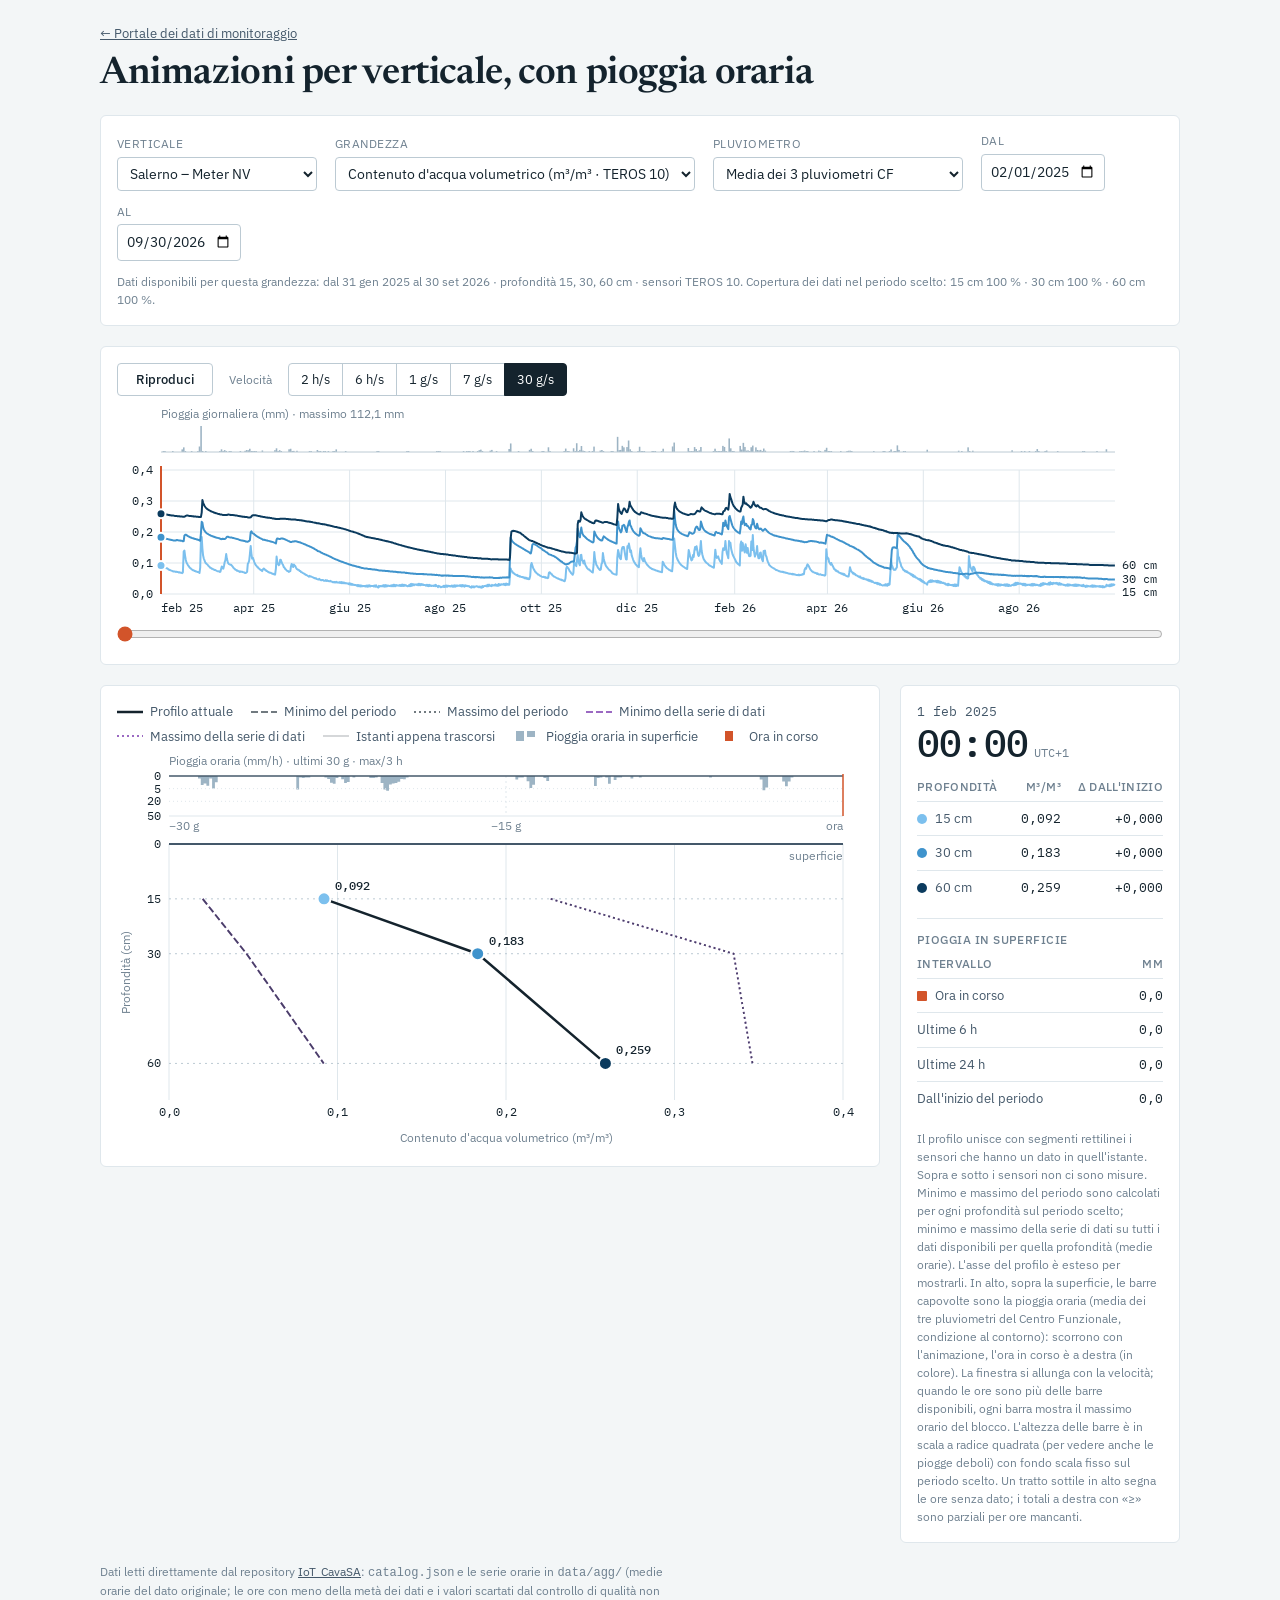
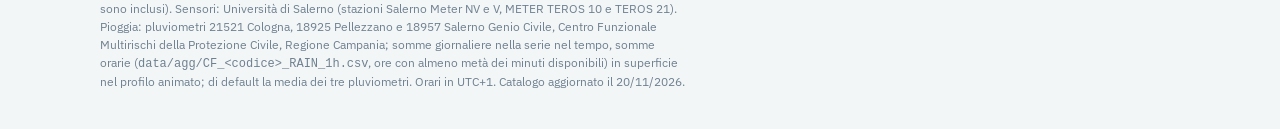
<file: verticali.html>
<!doctype html>
<html lang="it">
<head>
<meta charset="utf-8">
<meta name="viewport" content="width=device-width,initial-scale=1">
<meta name="color-scheme" content="light dark">
<title>Verticali · Monitoraggio CavaSA</title>
<link rel="preconnect" href="https://fonts.googleapis.com">
<link rel="preconnect" href="https://fonts.gstatic.com" crossorigin>
<link rel="stylesheet" href="https://fonts.googleapis.com/css2?family=IBM+Plex+Mono:wght@400;500&family=IBM+Plex+Sans:wght@400;500;600&family=Newsreader:opsz,wght@6..72,500;6..72,600&display=swap">
<style>
/* Layout: filtri in alto (verticale, grandezza, periodo); profilo verticale accanto alla lettura numerica; sotto, le serie nel tempo con pioggia e cursore. */
:root{
  --bg:#f3f6f7; --surface:#ffffff; --ink:#14232d; --ink2:#44586a; --muted:#6f8190;
  --grid:#dfe7ec; --rule:#bccad3; --accent:#d2542a; --rain:#9db4c4; --glob:#8a4fb8;
  --d0:#7cc0ee; --d1:#3f93cc; --d2:#1f65a3; --d3:#0b3b5e;
  --font-display:"Newsreader",Georgia,"Times New Roman",serif;
  --font-body:"IBM Plex Sans",system-ui,-apple-system,"Segoe UI",sans-serif;
  --font-data:"IBM Plex Mono",ui-monospace,Menlo,Consolas,monospace;
}
@media (prefers-color-scheme:dark){:root:not([data-theme="light"]){
  --bg:#0e1a21; --surface:#14232c; --ink:#e7eff4; --ink2:#a8bac6; --muted:#8195a2;
  --grid:#22363f; --rule:#35505e; --accent:#ff8a5c; --rain:#4f6c7d; --glob:#c9a0ee;
  --d0:#b4dcf4; --d1:#7fbbe6; --d2:#4f93cf; --d3:#3a78b5; color-scheme:dark}}
:root[data-theme="dark"]{
  --bg:#0e1a21; --surface:#14232c; --ink:#e7eff4; --ink2:#a8bac6; --muted:#8195a2;
  --grid:#22363f; --rule:#35505e; --accent:#ff8a5c; --rain:#4f6c7d; --glob:#c9a0ee;
  --d0:#b4dcf4; --d1:#7fbbe6; --d2:#4f93cf; --d3:#3a78b5; color-scheme:dark}
*{box-sizing:border-box}
body{margin:0;background:var(--bg);color:var(--ink);font-family:var(--font-body);font-size:14px;line-height:1.5;
  padding-left:max(16px,env(safe-area-inset-left,0px));padding-right:max(16px,env(safe-area-inset-right,0px));padding-block:24px 40px}
.wrap{max-width:1080px;margin:0 auto;display:flex;flex-direction:column;gap:20px}
.crumb{margin:0 0 10px;font-size:13px}
.crumb a,footer a{color:var(--ink2)}
h1{font-family:var(--font-display);font-weight:600;font-size:clamp(26px,4.2vw,38px);line-height:1.1;margin:0;letter-spacing:-.01em;text-wrap:balance}
.panel{background:var(--surface);border:1px solid var(--grid);border-radius:6px;padding:16px}
.filters{display:flex;flex-wrap:wrap;gap:12px 18px;align-items:flex-end}
.field{display:flex;flex-direction:column;gap:4px;min-width:0}
.field label{font-size:11.5px;letter-spacing:.04em;text-transform:uppercase;color:var(--muted)}
select,input[type=date]{font:inherit;font-size:14px;color:var(--ink);background:var(--surface);border:1px solid var(--rule);border-radius:4px;padding:6px 8px;max-width:100%;min-height:34px}
select:hover,input[type=date]:hover{border-color:var(--ink2)}
#sel-station{min-width:200px}#sel-var{min-width:250px}#sel-rain{min-width:250px}
.filters .note{flex-basis:100%;margin:0}
.stage{display:grid;grid-template-columns:minmax(0,1fr) 280px;gap:20px;align-items:start}
.legend{display:flex;flex-wrap:wrap;gap:6px 18px;margin:0 0 6px;color:var(--ink2);font-size:12.5px}
.legend span{display:inline-flex;align-items:center;gap:7px}
.legend svg{width:26px;height:10px;flex:none}
#main svg,#strip svg{display:block;max-width:100%}
#strip svg{touch-action:pan-y;cursor:ew-resize}
svg text{font-family:var(--font-body);fill:var(--ink2);font-size:11.5px}
svg .num{font-family:var(--font-data);fill:var(--ink);font-size:12px}
svg .lab{paint-order:stroke;stroke:var(--surface);stroke-width:4px;stroke-linejoin:round}
svg .ttl{fill:var(--muted);font-size:11.5px}
svg .msg{font-size:13px;fill:var(--ink2)}
.state{padding:40px 8px;text-align:center;color:var(--ink2)}
.read{display:flex;flex-direction:column;gap:14px}
.clock{font-family:var(--font-data);font-variant-numeric:tabular-nums}
.clock .day{font-size:13px;color:var(--ink2);display:block}
.clock .hm{font-size:38px;font-weight:500;line-height:1.1;letter-spacing:-.02em}
.clock .tz{font-size:12px;color:var(--muted);margin-left:6px}
table{border-collapse:collapse;width:100%;font-variant-numeric:tabular-nums}
th{font-weight:500;font-size:11.5px;text-align:right;color:var(--muted);padding:0 0 6px;letter-spacing:.03em;text-transform:uppercase}
th:first-child,td:first-child{text-align:left}
td{padding:7px 0;border-top:1px solid var(--grid);text-align:right;font-family:var(--font-data);font-size:13px}
td:first-child{font-family:var(--font-body);color:var(--ink2)}
.sw{display:inline-block;width:10px;height:10px;border-radius:50%;margin-right:8px;vertical-align:-1px}
.note{color:var(--muted);font-size:12px;margin:0}
.rainbox{border-top:1px solid var(--grid);padding-top:12px}
.rainbox h2{margin:0 0 6px;font-family:var(--font-body);font-weight:500;font-size:11.5px;letter-spacing:.04em;text-transform:uppercase;color:var(--muted)}
.rainbox td:first-child{font-size:13px}
.sw.bar{border-radius:1px;width:10px;height:10px}
.ctrl{display:flex;flex-wrap:wrap;align-items:center;gap:10px 16px;margin-bottom:10px}
button{font:inherit;font-size:13px;color:var(--ink);background:var(--surface);border:1px solid var(--rule);border-radius:4px;padding:6px 12px;cursor:pointer}
button:hover{border-color:var(--ink2)}
button:disabled{opacity:.45;cursor:default}
button:focus-visible,input:focus-visible,select:focus-visible{outline:2px solid var(--accent);outline-offset:2px}
button.on{background:var(--ink);color:var(--surface);border-color:var(--ink)}
#play{min-width:96px;font-weight:500}
.seg{display:inline-flex;flex-wrap:wrap}
.seg button{border-radius:0;margin-left:-1px}
.seg button:first-child{border-radius:4px 0 0 4px;margin-left:0}
.seg button:last-child{border-radius:0 4px 4px 0}
.seg-l{font-size:12px;color:var(--muted)}
#scrub{width:100%;accent-color:var(--accent);margin:6px 0 0}
footer{color:var(--muted);font-size:12px;max-width:84ch}
@media (max-width:780px){.stage{grid-template-columns:minmax(0,1fr)}.panel{padding:12px}#sel-station,#sel-var,#sel-rain{min-width:0;width:100%}.field:nth-child(-n+3){flex-basis:100%}}
</style>
</head>
<body>
<div class="wrap">
  <header>
    <p class="crumb"><a href="./">← Portale dei dati di monitoraggio</a></p>
    <h1>Animazioni per verticale, con pioggia oraria</h1>
  </header>

  <section class="panel filters" aria-label="Scelta dei dati">
    <div class="field"><label for="sel-station">Verticale</label><select id="sel-station" disabled></select></div>
    <div class="field"><label for="sel-var">Grandezza</label><select id="sel-var" disabled></select></div>
    <div class="field"><label for="sel-rain">Pluviometro</label><select id="sel-rain" disabled></select></div>
    <div class="field"><label for="d-from">Dal</label><input type="date" id="d-from" disabled></div>
    <div class="field"><label for="d-to">Al</label><input type="date" id="d-to" disabled></div>
    <p class="note" id="avail"></p>
  </section>

  <section class="panel">
    <div class="ctrl">
      <button id="play" type="button" disabled>Pausa</button>
      <span class="seg-l">Velocità</span>
      <span class="seg" id="speeds" role="group" aria-label="Velocità"></span>
    </div>
    <div id="strip"></div>
    <input id="scrub" type="range" min="0" max="1" step="1" value="0" aria-label="Istante nel periodo scelto" disabled>
  </section>

  <section class="stage">
    <div class="panel">
      <div class="legend" aria-hidden="true">
        <span><svg viewBox="0 0 26 10"><line x1="0" y1="5" x2="26" y2="5" stroke="var(--ink)" stroke-width="2.5"/></svg>Profilo attuale</span>
        <span><svg viewBox="0 0 26 10"><line x1="0" y1="5" x2="26" y2="5" stroke="var(--ink)" stroke-width="1.8" stroke-dasharray="7 3" opacity=".6"/></svg>Minimo del periodo</span>
        <span><svg viewBox="0 0 26 10"><line x1="0" y1="5" x2="26" y2="5" stroke="var(--ink)" stroke-width="1.8" stroke-dasharray="2 3" opacity=".6"/></svg>Massimo del periodo</span>
        <span><svg viewBox="0 0 26 10"><line x1="0" y1="5" x2="26" y2="5" stroke="var(--glob)" stroke-width="1.8" stroke-dasharray="7 3" opacity=".85"/></svg>Minimo della serie di dati</span>
        <span><svg viewBox="0 0 26 10"><line x1="0" y1="5" x2="26" y2="5" stroke="var(--glob)" stroke-width="1.8" stroke-dasharray="2 3" opacity=".85"/></svg>Massimo della serie di dati</span>
        <span><svg viewBox="0 0 26 10"><line x1="0" y1="5" x2="26" y2="5" stroke="var(--ink)" stroke-width="1.6" opacity=".22"/></svg>Istanti appena trascorsi</span>
        <span><svg viewBox="0 0 26 10"><rect x="3" y="0" width="8" height="10" fill="var(--rain)"/><rect x="14" y="0" width="8" height="6" fill="var(--rain)"/></svg>Pioggia oraria in superficie</span>
        <span><svg viewBox="0 0 26 10"><rect x="9" y="0" width="8" height="10" fill="var(--accent)"/></svg>Ora in corso</span>
      </div>
      <div id="main"><div class="state">Carico i dati…</div></div>
    </div>

    <aside class="panel read">
      <div class="clock" aria-live="off"><span class="day" id="clk-day">—</span><span class="hm" id="clk-hm">--:--</span><span class="tz">UTC+1</span></div>
      <table>
        <thead><tr><th>Profondità</th><th id="th-unit">valore</th><th>Δ dall'inizio</th></tr></thead>
        <tbody id="rows"></tbody>
      </table>
      <div class="rainbox">
        <h2>Pioggia in superficie</h2>
        <table>
          <thead><tr><th>Intervallo</th><th>mm</th></tr></thead>
          <tbody id="rrows"></tbody>
        </table>
      </div>
      <p class="note" id="rnote"></p>
    </aside>
  </section>

  <footer id="foot">
    Dati letti direttamente dal repository <a href="https://github.com/michelecalvello/IoT_CavaSA">IoT_CavaSA</a>: <code>catalog.json</code> e le serie orarie in <code>data/agg/</code> (medie orarie del dato originale; le ore con meno della metà dei dati e i valori scartati dal controllo di qualità non sono inclusi). Sensori: Università di Salerno (stazioni Salerno Meter NV e V, METER TEROS 10 e TEROS 21). Pioggia: pluviometri 21521 Cologna, 18925 Pellezzano e 18957 Salerno Genio Civile, Centro Funzionale Multirischi della Protezione Civile, Regione Campania; somme giornaliere nella serie nel tempo, somme orarie (<code>data/agg/CF_&lt;codice&gt;_RAIN_1h.csv</code>, ore con almeno metà dei minuti disponibili) in superficie nel profilo animato; di default la media dei tre pluviometri. Orari in UTC+1.
  </footer>
</div>

<script>
(function(){
var NS="http://www.w3.org/2000/svg";
var MESI=["gen","feb","mar","apr","mag","giu","lug","ago","set","ott","nov","dic"];
var HOUR=3600000,DAY=86400000;
var SPEEDS=[{h:2,l:"2 h/s"},{h:6,l:"6 h/s"},{h:24,l:"1 g/s"},{h:168,l:"7 g/s"},{h:720,l:"30 g/s"}];
var SHADE={1:[2],2:[0,3],3:[0,1,3],4:[0,1,2,3]};
var VARDEC={vwc:3,psi:1,t_soil:1};   /* grandezze mostrate e decimali */
var GAUGES=["CF_21521","CF_18925","CF_18957"];   /* pluviometri: data/agg/<id>_RAIN_1h.csv (condizione al contorno in superficie) e _1d.csv */
var RAIN_SRC="mean";                             /* "mean" = media dei pluviometri, oppure l'id di un pluviometro */
var RWIN=[24,48,96,168,336,720];                 /* finestre (ore) della fascia di pioggia */
var RBLK=[1,2,3,4,6,8,12,24];                    /* ore raggruppate per barra, quando la finestra è lunga */
var RSCALE=[1,2,5,10,20,50,100];                 /* fondo scala della fascia (mm/h) */
var RBAND=40;                                    /* altezza della fascia (px) */

var CAT=null,RAIN=null,RH=null,RG={},DOCS={};
var st={key:"SAL_NV",vk:"vwc",vars:{},stName:"",doc:null,V:null,A:[],depths:[],fv:0,lv:0,s0:0,s1:0,L:0,
        lo:0,hi:1,log:false,ticks:[],tdec:0,base:[],empty:true};
var pos=0,playing=false,speed=6,raf=0,lastT=0;
var M={},S={};
var def={from:"2025-02-01",to:"2026-09-30"};

function $(id){return document.getElementById(id);}
function el(p,tag,a,txt){var e=document.createElementNS(NS,tag);for(var k in a)e.setAttribute(k,a[k]);if(txt!=null)e.textContent=txt;if(p)p.appendChild(e);return e;}
function h(tag,props,txt){var e=document.createElement(tag);for(var k in props)e.setAttribute(k,props[k]);if(txt!=null)e.textContent=txt;return e;}
function fmt(v,d){return v.toFixed(d).replace(".",",");}
function fmtD(v,d){return (v>=0?"+":"−")+Math.abs(v).toFixed(d).replace(".",",");}
function z2(n){return ("0"+n).slice(-2);}
function dstr(ms){var d=new Date(ms);return d.getUTCFullYear()+"-"+z2(d.getUTCMonth()+1)+"-"+z2(d.getUTCDate());}
function dlong(ms){var d=new Date(ms);return d.getUTCDate()+" "+MESI[d.getUTCMonth()]+" "+d.getUTCFullYear();}
function pathOf(pts){return pts.length?"M"+pts.map(function(q){return q[0].toFixed(1)+" "+q[1].toFixed(1);}).join("L"):"";}
function colorOf(j,n){return "var(--d"+SHADE[Math.min(4,n)][j]+")";}
function getText(u){return fetch(u).then(function(r){if(!r.ok)throw new Error(u+" "+r.status);return r.text();});}
function fixUnit(u){return String(u).replace("m3/m3","m³/m³");}

/* ---------- lettura diretta dei file del repository ---------- */
function parseCSV(txt,minCov){
  var lines=txt.split("\n"),hd=lines[0].trim().split(","),iv=hd.indexOf("value"),ic=hd.indexOf("coverage"),out=[];
  for(var i=1;i<lines.length;i++){var l=lines[i];if(!l)continue;var c=l.split(",");
    if(c[iv]===""||c[iv]===undefined)continue;
    if(ic>=0&&parseFloat(c[ic])<minCov)continue;
    var s=c[0];
    out.push([Date.UTC(+s.slice(0,4),+s.slice(5,7)-1,+s.slice(8,10),+s.slice(11,13)||0,+s.slice(14,16)||0),parseFloat(c[iv])]);}
  return out;
}
function varsOf(key){
  var out={};
  Object.keys(VARDEC).forEach(function(vk){
    var ser=CAT.series.filter(function(s){return s.station_id===key&&s.variable===vk&&s.data&&s.data.agg_1h;});
    if(!ser.length)return;
    var meta=CAT.variables[vk]||{};
    out[vk]={label:meta.label_it||vk,unit:fixUnit(meta.unit||""),dec:VARDEC[vk],sensor:ser[0].sensor_model,
      series:ser.map(function(s){return {depth:Math.round(s.depth_m*100),file:s.data.agg_1h,id:s.series_id};})
                .sort(function(a,b){return a.depth-b.depth;})};
  });
  return out;
}
function stationList(){
  var out=[];
  CAT.stations.forEach(function(s){
    if(s.kind==="grid")return;
    if(Object.keys(varsOf(s.station_id)).length)out.push({key:s.station_id,name:s.name});});
  return out;
}
function loadVar(key,vk){
  var id=key+"|"+vk;if(DOCS[id])return Promise.resolve(DOCS[id]);
  var V=st.vars[vk];
  return Promise.all(V.series.map(function(s){return getText(s.file).then(function(t){return parseCSV(t,0.5);});})).then(function(all){
    var tmin=1e18,tmax=-1e18,i;
    all.forEach(function(rows){for(i=0;i<rows.length;i++){if(rows[i][0]<tmin)tmin=rows[i][0];if(rows[i][0]>tmax)tmax=rows[i][0];}});
    if(tmax<tmin)throw new Error("nessun dato");
    var n=Math.round((tmax-tmin)/HOUR)+1;
    var A=all.map(function(rows){var a=new Array(n),k;for(k=0;k<n;k++)a[k]=NaN;
      rows.forEach(function(r){a[Math.round((r[0]-tmin)/HOUR)]=(vk==="psi")?Math.max(Math.abs(r[1]),0.01):r[1];});return a;});
    var doc={t0:tmin,n:n,A:A,depths:V.series.map(function(s){return s.depth;})};
    DOCS[id]=doc;return doc;});
}
/* Serie regolare su una griglia di passo `step` (ora o giorno): Float64Array con NaN dove manca il dato. */
function gridOf(rows,step){
  if(!rows.length)return null;
  var t0=rows[0][0],n=Math.round((rows[rows.length-1][0]-t0)/step)+1,v=new Float64Array(n),i;
  for(i=0;i<n;i++)v[i]=NaN;
  rows.forEach(function(r){v[Math.round((r[0]-t0)/step)]=r[1];});
  return {t0:t0,n:n,v:v};
}
/* Unisce i pluviometri scelti: media dei valori disponibili in ogni ora (o giorno), NaN se nessuno ha il dato. */
function combine(ids,k,step){
  var gs=ids.map(function(id){return RG[id]&&RG[id][k];}).filter(Boolean);
  if(!gs.length)return null;
  var t0=1e18,t1=-1e18,i,n,sum,cnt,v;
  gs.forEach(function(g){if(g.t0<t0)t0=g.t0;var e=g.t0+(g.n-1)*step;if(e>t1)t1=e;});
  n=Math.round((t1-t0)/step)+1;sum=new Float64Array(n);cnt=new Int32Array(n);v=new Float64Array(n);
  gs.forEach(function(g){var off=Math.round((g.t0-t0)/step);
    for(i=0;i<g.n;i++){var x=g.v[i];if(!isNaN(x)){sum[off+i]+=x;cnt[off+i]++;}}});
  for(i=0;i<n;i++)v[i]=cnt[i]?sum[i]/cnt[i]:NaN;
  return {t0:t0,n:n,v:v};
}
/* RH: pioggia oraria (mm/h) per le animazioni; RAIN: pioggia giornaliera (mm) per la serie nel tempo. */
function setRain(){
  var ids=RAIN_SRC==="mean"?GAUGES:[RAIN_SRC],D=combine(ids,"d",DAY),H=combine(ids,"h",HOUR),i;
  if(!D)throw new Error("nessun dato di pioggia");
  var v=new Array(D.n);for(i=0;i<D.n;i++)v[i]=isNaN(D.v[i])?null:D.v[i];
  RAIN={t0:D.t0,scale:1,v:v};
  RH=H;
}
function loadRain(){
  return Promise.all(GAUGES.map(function(id){
    return Promise.all([getText("data/agg/"+id+"_RAIN_1h.csv"),getText("data/agg/"+id+"_RAIN_1d.csv")]).then(function(tt){
      RG[id]={h:gridOf(parseCSV(tt[0],0.5),HOUR),d:gridOf(parseCSV(tt[1],0.5),DAY)};});
  })).then(setRain);
}
function gaugeName(id){
  var o=CAT.stations.filter(function(s){return s.station_id===id;})[0];return o?o.name:id;
}
function rainLabel(){
  return RAIN_SRC==="mean"?"media dei tre pluviometri del Centro Funzionale":"pluviometro "+gaugeName(RAIN_SRC);
}
function fillRain(){
  var s=$("sel-rain");s.textContent="";
  s.appendChild(h("option",{value:"mean"},"Media dei 3 pluviometri CF"));
  GAUGES.forEach(function(id){s.appendChild(h("option",{value:id},gaugeName(id)));});
  s.value=RAIN_SRC;s.disabled=false;
}
/* Indice orario i relativo a doc.t0 → pioggia (mm in quell'ora), NaN se manca */
function rainH(i){
  if(!RH)return NaN;
  var k=st.roff+i;return (k>=0&&k<RH.n)?RH.v[k]:NaN;
}
/* Somme cumulate (e conteggio ore mancanti) sull'intera linea del tempo del documento, per totali istantanei */
function prepRain(doc){
  if(doc.RP||!RH)return;
  var n=doc.n,P=new Float64Array(n+1),Mi=new Int32Array(n+1),i,r,off=Math.round((doc.t0-RH.t0)/HOUR);
  for(i=0;i<n;i++){var k=off+i;r=(k>=0&&k<RH.n)?RH.v[k]:NaN;
    P[i+1]=P[i]+(isNaN(r)?0:r);Mi[i+1]=Mi[i]+(isNaN(r)?1:0);}
  doc.RP=P;doc.RM=Mi;
}
/* Totale sulle ore [a,b] incluse: {s,miss,n} */
function rsum(a,b){
  var d=st.doc;if(!d.RP)return null;
  a=Math.max(0,a);b=Math.min(d.n-1,b);if(b<a)return null;
  return {s:d.RP[b+1]-d.RP[a],miss:d.RM[b+1]-d.RM[a],n:b-a+1};
}
function fmtR(o,dec){
  if(!o||o.miss>=o.n)return "n.d.";
  return (o.miss?"≥ ":"")+fmt(o.s,dec);
}
function rainWin(){var want=speed*3,i;for(i=0;i<RWIN.length;i++)if(RWIN[i]>=want)return RWIN[i];return RWIN[RWIN.length-1];}
function fmtSpan(hrs){if(hrs<48)return hrs+" h";var d=hrs/24;return fmt(d,d%1?1:0)+" g";}
function lastSpan(hrs){return (hrs<48?"ultime ":"ultimi ")+fmtSpan(hrs);}
function rrect(x,y,w,hh){return "M"+x.toFixed(1)+" "+y.toFixed(1)+"h"+w.toFixed(1)+"v"+hh.toFixed(1)+"h-"+w.toFixed(1)+"Z";}

/* ---------- valori ---------- */
function val(j,p){
  var g=st.s0+p,i=Math.floor(g),f=g-i,A=st.A[j];
  var a=A[i];if(f<1e-9||i>=st.s1)return a;
  var b=A[i+1];return (isNaN(a)||isNaN(b))?NaN:a*(1-f)+b*f;
}
function fx(v,d){
  if(d.log){var lo=Math.log(d.lo),hi=Math.log(d.hi);return (Math.log(Math.max(v,d.lo*0.5))-lo)/(hi-lo);}
  return (v-d.lo)/(d.hi-d.lo);
}
function niceStep(raw){var e=Math.pow(10,Math.floor(Math.log10(raw))),f=raw/e;return (f<=1?1:f<=2?2:f<=2.5?2.5:f<=5?5:10)*e;}
function decOf(step){var d=0;while(Math.abs(step*Math.pow(10,d)-Math.round(step*Math.pow(10,d)))>1e-9&&d<6)d++;return d;}
/* Dominio di un asse: {log, lo, hi, ticks, tdec}. Si usano due domini: uno sul periodo
   scelto (andamento nel tempo) e uno più ampio che include minimo e massimo della serie (profilo). */
function makeDomain(vmin,vmax){
  var key=st.vk,d={log:(key==="psi"),ticks:[],tdec:0};
  if(d.log){
    var lo=Math.pow(10,Math.floor(Math.log10(vmin))),hi=Math.pow(10,Math.ceil(Math.log10(vmax)));
    if(hi<=lo)hi=lo*10;d.lo=lo;d.hi=hi;
    var dec=Math.round(Math.log10(hi/lo)),mult=dec<=2?[1,2,5]:[1];
    for(var k=Math.round(Math.log10(lo));k<=Math.round(Math.log10(hi));k++)
      mult.forEach(function(m){var v=m*Math.pow(10,k);if(v>=lo*0.999&&v<=hi*1.001)d.ticks.push(v);});
    return d;
  }
  if(vmax-vmin<1e-9){var pd=Math.abs(vmin)*0.02||0.5;vmin-=pd;vmax+=pd;}
  var pad=(vmax-vmin)*0.08,a=vmin-pad,b=vmax+pad;
  var step=niceStep((b-a)/4);
  var lo2=Math.floor(a/step+1e-9)*step,hi2=Math.ceil(b/step-1e-9)*step;
  if(key==="vwc")lo2=Math.max(lo2,0);
  d.lo=lo2;d.hi=hi2;d.tdec=decOf(step);
  for(var v=lo2;v<=hi2+step*1e-6;v+=step)d.ticks.push(Math.round(v*1e8)/1e8);
  return d;
}
function tickLabel(v,d){return d.log?String(v).replace(".",","):fmt(v,d.tdec);}

/* ---------- selezione ---------- */
function showState(msg){
  $("main").textContent="";$("main").appendChild(h("div",{"class":"state"},msg));
  $("strip").textContent="";
}
function fillStations(){
  var s=$("sel-station");s.textContent="";
  stationList().forEach(function(o){s.appendChild(h("option",{value:o.key},o.name));});
  s.value=st.key;s.disabled=false;
}
function fillVars(){
  var s=$("sel-var");s.textContent="";var keys=Object.keys(st.vars);
  keys.forEach(function(k){var v=st.vars[k];
    s.appendChild(h("option",{value:k},v.label+" ("+v.unit+(v.sensor?" · "+v.sensor:"")+")"));});
  if(!st.vars[st.vk])st.vk=keys[0];
  s.value=st.vk;s.disabled=keys.length<2;
}
function chooseStation(key){
  st.key=key;st.vars=varsOf(key);
  var o=stationList().filter(function(s){return s.key===key;})[0];st.stName=o?o.name:key;
  fillVars();return applyVar();
}
function applyVar(){
  var key=st.key,vk=st.vk;
  setPlaying(false);showState("Carico i dati di "+st.stName+"…");
  return loadVar(key,vk).then(function(doc){
    if(key!==st.key||vk!==st.vk)return;
    st.doc=doc;st.V=st.vars[vk];st.depths=doc.depths;st.A=doc.A;
    st.roff=RH?Math.round((doc.t0-RH.t0)/HOUR):0;prepRain(doc);
    var fv=1e9,lv=-1;
    st.A.forEach(function(a){var i,k;
      for(i=0;i<a.length;i++)if(!isNaN(a[i])){if(i<fv)fv=i;break;}
      for(k=a.length-1;k>=0;k--)if(!isNaN(a[k])){if(k>lv)lv=k;break;}});
    st.fv=fv;st.lv=lv;
    /* minimo e massimo dell'intera serie di dati (medie orarie), per ogni profondità */
    st.gmin=[];st.gmax=[];st.gall=[1e18,-1e18];
    st.A.forEach(function(a){var lo=NaN,hi=NaN;
      for(var i=0;i<a.length;i++){var v=a[i];if(!isNaN(v)){if(isNaN(lo)||v<lo)lo=v;if(isNaN(hi)||v>hi)hi=v;}}
      st.gmin.push(lo);st.gmax.push(hi);
      if(lo<st.gall[0])st.gall[0]=lo;if(hi>st.gall[1])st.gall[1]=hi;});
    var dmin=dstr(doc.t0+fv*HOUR),dmax=dstr(doc.t0+lv*HOUR);
    var f=$("d-from"),t=$("d-to");
    f.min=t.min=dmin;f.max=t.max=dmax;f.disabled=t.disabled=false;
    if(!f.value)f.value=def.from;if(!t.value)t.value=def.to;
    /* riporta le date dentro il periodo disponibile, mantenendo la durata */
    var a=f.value,b=t.value;
    if(a>b){var x=a;a=b;b=x;}
    var span=Math.round((Date.parse(b)-Date.parse(a))/DAY);
    if(a<dmin){a=dmin;b=dstr(Date.parse(a)+span*DAY);}
    if(b>dmax){b=dmax;a=dstr(Math.max(Date.parse(dmin),Date.parse(b)-span*DAY));}
    if(a<dmin)a=dmin;if(b<a)b=a;
    f.value=a;t.value=b;
    st.avail="Dati disponibili per questa grandezza: dal "+dlong(Date.parse(dmin))+" al "+dlong(Date.parse(dmax))+
      " · profondità "+st.depths.join(", ")+" cm"+(st.V.sensor?" · sensori "+st.V.sensor:"")+".";
    applyRange();
  }).catch(function(e){
    if(window.console)console.error(e);
    if(key===st.key&&vk===st.vk)showState("Non riesco a leggere questi dati dal repository. Riprova tra poco.");
  });
}
function applyRange(){
  setPlaying(false);
  var doc=st.doc,f=$("d-from").value,t=$("d-to").value;
  if(!f||!t)return;
  if(f>t){var x=f;f=t;t=x;$("d-from").value=f;$("d-to").value=t;}
  var s0=Math.round((Date.parse(f)-doc.t0)/HOUR),s1=Math.round((Date.parse(t)+23*HOUR-doc.t0)/HOUR);
  s0=Math.max(s0,st.fv);s1=Math.min(s1,st.lv);
  st.s0=s0;st.s1=s1;st.L=s1-s0;
  var vmin=1e18,vmax=-1e18,cov=[],base=[],jmin=[],jmax=[];
  st.A.forEach(function(a,j){var c=0,b=NaN,lo=NaN,hi=NaN;
    for(var i=s0;i<=s1;i++){var v=a[i];if(!isNaN(v)){c++;if(isNaN(b))b=v;if(v<vmin)vmin=v;if(v>vmax)vmax=v;
      if(isNaN(lo)||v<lo)lo=v;if(isNaN(hi)||v>hi)hi=v;}}
    cov.push(c/Math.max(1,s1-s0+1));base.push(b);jmin.push(lo);jmax.push(hi);});
  st.base=base;st.jmin=jmin;st.jmax=jmax;st.empty=(st.L<1||vmax<vmin);
  /* fondo scala della fascia di pioggia: fisso sul periodo scelto, così le intensità restano confrontabili */
  var rmx=0,rn_=0,ri_;
  for(ri_=s0;ri_<=s1;ri_++){var rr=rainH(ri_);if(!isNaN(rr)){rn_++;if(rr>rmx)rmx=rr;}}
  st.rainAny=rn_>0;st.rmax=rmx;st.rscale=RSCALE[RSCALE.length-1];
  for(ri_=0;ri_<RSCALE.length;ri_++)if(RSCALE[ri_]>=rmx){st.rscale=RSCALE[ri_];break;}
  $("th-unit").textContent=(st.vk==="psi"?"|ψ| kPa":st.V.unit);
  var rn="Il profilo unisce con segmenti rettilinei i sensori che hanno un dato in quell'istante. Sopra e sotto i sensori non ci sono misure. Minimo e massimo del periodo sono calcolati per ogni profondità sul periodo scelto; minimo e massimo della serie di dati su tutti i dati disponibili per quella profondità (medie orarie). L'asse del profilo è esteso per mostrarli.";
  if(st.vk==="psi")rn+=" Il grafico mostra la suzione |ψ|, cioè il valore assoluto del potenziale matriciale, in scala logaritmica.";
  rn+=" In alto, sopra la superficie, le barre capovolte sono la pioggia oraria ("+rainLabel()+", condizione al contorno): scorrono con l'animazione, l'ora in corso è a destra (in colore). La finestra si allunga con la velocità; quando le ore sono più delle barre disponibili, ogni barra mostra il massimo orario del blocco. L'altezza delle barre è in scala a radice quadrata (per vedere anche le piogge deboli) con fondo scala fisso sul periodo scelto. Un tratto sottile in alto segna le ore senza dato; i totali a destra con «≥» sono parziali per ore mancanti.";
  $("rnote").textContent=rn;
  $("avail").textContent=st.avail+" Copertura dei dati nel periodo scelto: "+
    st.depths.map(function(d,j){return d+" cm "+Math.round(cov[j]*100)+" %";}).join(" · ")+".";
  buildRows();
  if(st.empty){
    showState("Nessun dato valido nel periodo scelto. Scegli date comprese tra "+dlong(doc.t0+st.fv*HOUR)+" e "+dlong(doc.t0+st.lv*HOUR)+".");
    ["play","scrub"].forEach(function(i){$(i).disabled=true;});
    $("clk-day").textContent="—";$("clk-hm").textContent="--:--";return;
  }
  st.dP=makeDomain(vmin,vmax);
  st.dG=makeDomain(Math.min(vmin,st.gall[0]),Math.max(vmax,st.gall[1]));
  pos=0;
  var best=2,bd=1e18;SPEEDS.forEach(function(sp){var d=Math.abs(Math.log((st.L/sp.h)/15));if(d<bd){bd=d;best=sp.h;}});
  speed=best;buildSpeeds();
  $("scrub").max=st.L;$("scrub").disabled=false;$("play").disabled=false;
  build();
  setPlaying(false);   /* l'animazione parte solo con "Riproduci" */
}

/* ---------- grafico del profilo ---------- */
function buildMain(){
  var host=$("main");host.textContent="";
  var W=Math.max(260,host.clientWidth||520);
  var m={l:52,r:20,t:34+RBAND+18,b:50};          /* in alto: titolo, fascia di pioggia, righe delle etichette */
  var H=Math.round(Math.min(340,Math.max(290,W*0.5)))+(m.t-34);
  var bt=24,bb=bt+RBAND;
  var svg=el(host,"svg",{width:W,height:H,viewBox:"0 0 "+W+" "+H,role:"img","aria-label":"Profilo del valore misurato in funzione della profondità, animato nel tempo"});
  var maxD=Math.max.apply(null,st.depths),y1=Math.ceil((maxD+5)/10)*10;
  var D=st.dG;   /* asse ampio: comprende anche minimo e massimo della serie di dati */
  var X=function(v){return m.l+fx(v,D)*(W-m.l-m.r);};
  var Y=function(d){return m.t+d/y1*(H-m.t-m.b);};
  D.ticks.forEach(function(v){var x=X(v);
    el(svg,"line",{x1:x,x2:x,y1:Y(0),y2:Y(y1),stroke:"var(--grid)","stroke-width":1});
    el(svg,"text",{x:x,y:Y(y1)+16,"text-anchor":"middle","class":"num"},tickLabel(v,D));});
  [0].concat(st.depths).forEach(function(d){
    el(svg,"line",{x1:m.l,x2:W-m.r,y1:Y(d),y2:Y(d),stroke:d===0?"var(--ink2)":"var(--rule)","stroke-width":d===0?2:1,"stroke-dasharray":d===0?"":"2 4"});
    el(svg,"text",{x:m.l-8,y:Y(d)+4,"text-anchor":"end","class":"num"},String(d));});
  if(W>=520)el(svg,"text",{x:W-m.r,y:Y(0)+16,"text-anchor":"end","class":"ttl"},"superficie");
  var tyc=(Y(0)+Y(y1))/2;
  el(svg,"text",{x:13,y:tyc,"text-anchor":"middle","class":"ttl",transform:"rotate(-90 13 "+tyc+")"},"Profondità (cm)");
  /* fascia della pioggia oraria: idrogramma capovolto, le barre «cadono» verso la superficie del terreno */
  var rsc=st.rscale,bw=W-m.l-m.r;
  el(svg,"line",{x1:m.l,x2:W-m.r,y1:bb,y2:bb,stroke:"var(--grid)","stroke-width":1});
  el(svg,"line",{x1:(m.l+W-m.r)/2,x2:(m.l+W-m.r)/2,y1:bt,y2:bb,stroke:"var(--grid)","stroke-width":1,"stroke-dasharray":"2 3"});
  var rmiss=el(svg,"path",{fill:"var(--rule)",opacity:.9});
  var rpast=el(svg,"path",{fill:"var(--rain)"});
  var rcur=el(svg,"path",{fill:"var(--accent)"});
  el(svg,"line",{x1:m.l,x2:W-m.r,y1:bt,y2:bt,stroke:"var(--ink2)","stroke-width":1.5});
  el(svg,"line",{x1:W-m.r,x2:W-m.r,y1:bt-2,y2:bb,stroke:"var(--accent)","stroke-width":1.5});
  el(svg,"text",{x:m.l-8,y:bt+4,"text-anchor":"end","class":"num"},"0");
  el(svg,"text",{x:m.l-8,y:bb+4,"text-anchor":"end","class":"num"},String(rsc));
  /* tacche intermedie (scala a radice quadrata), solo se restano ben separate */
  var lastPx=0;
  [1,2,5,10,20,50].forEach(function(tv){
    if(tv>=rsc)return;
    var px=Math.sqrt(tv/rsc)*RBAND;
    if(px-lastPx<12||RBAND-px<12)return;
    lastPx=px;
    el(svg,"line",{x1:m.l,x2:W-m.r,y1:bt+px,y2:bt+px,stroke:"var(--grid)","stroke-width":1,"stroke-dasharray":"1 3"});
    el(svg,"text",{x:m.l-8,y:bt+px+4,"text-anchor":"end","class":"num"},String(tv));});
  var rtitle=el(svg,"text",{x:m.l,y:13,"class":"ttl"},"");
  var rnow=el(svg,"text",{x:W-m.r,y:13,"text-anchor":"end","class":"num"},"");
  var tl0=el(svg,"text",{x:m.l,y:bb+14,"text-anchor":"start","class":"ttl"},"");
  var tl1=el(svg,"text",{x:(m.l+W-m.r)/2,y:bb+14,"text-anchor":"middle","class":"ttl"},"");
  el(svg,"text",{x:W-m.r,y:bb+14,"text-anchor":"end","class":"ttl"},"ora");
  var rmsg=el(svg,"text",{x:(m.l+W-m.r)/2,y:bt+RBAND/2+4,"text-anchor":"middle","class":"msg"},st.rainAny?"":"Pioggia oraria non disponibile nel periodo scelto");
  var xt=st.vk==="psi"?"Suzione |ψ| (kPa, scala logaritmica)":st.V.label+" ("+st.V.unit+")";
  el(svg,"text",{x:(m.l+W-m.r)/2,y:H-8,"text-anchor":"middle","class":"ttl"},xt);
  var n=st.depths.length;
  /* minimo/massimo della serie di dati (colore --glob) e del periodo (inchiostro): stessi tratteggi */
  [[st.gmin,"7 3","var(--glob)",.85],[st.gmax,"2 3","var(--glob)",.85],
   [st.jmin,"7 3","var(--ink)",.6],[st.jmax,"2 3","var(--ink)",.6]].forEach(function(e){
    var ep=[];st.depths.forEach(function(d,j){if(!isNaN(e[0][j]))ep.push([X(e[0][j]),Y(d)]);});
    el(svg,"path",{d:ep.length>1?pathOf(ep):"",fill:"none",stroke:e[2],"stroke-width":1.8,"stroke-dasharray":e[1],opacity:e[3],"stroke-linejoin":"round"});});
  M={svg:svg,X:X,Y:Y,W:W,H:H,m:m,trail:[],cur:null,dots:[],labs:[],msg:null,
     band:{top:bt,bot:bb,h:RBAND},rmiss:rmiss,rpast:rpast,rcur:rcur,rtitle:rtitle,rnow:rnow,tl0:tl0,tl1:tl1,lastWin:0,lastK:0};
  for(var k=0;k<6;k++)M.trail.push(el(svg,"path",{fill:"none",stroke:"var(--ink)","stroke-width":1.6,"stroke-linejoin":"round",opacity:0}));
  M.cur=el(svg,"path",{fill:"none",stroke:"var(--ink)","stroke-width":2.5,"stroke-linejoin":"round"});
  st.depths.forEach(function(d,j){
    M.dots.push(el(svg,"circle",{r:6.5,fill:colorOf(j,n),stroke:"var(--surface)","stroke-width":2}));
    M.labs.push(el(svg,"text",{"class":"num lab","font-weight":"500"}));});
  M.msg=el(svg,"text",{x:(m.l+W-m.r)/2,y:H/2,"text-anchor":"middle","class":"msg"},"");
}
function profile(p){
  var pts=[];
  st.depths.forEach(function(d,j){var v=val(j,p);if(!isNaN(v))pts.push([M.X(v),M.Y(d)]);});
  return pts;
}
function updMain(){
  if(!M.svg)return;
  var k,sp=Math.max(0.4,speed*0.1);
  for(k=1;k<=6;k++){var q=pos-k*sp;
    if(q<0){M.trail[k-1].setAttribute("opacity",0);continue;}
    var tp=profile(q);
    M.trail[k-1].setAttribute("d",tp.length>1?pathOf(tp):"");
    M.trail[k-1].setAttribute("opacity",tp.length>1?(0.34*(1-(k-1)/6)).toFixed(3):0);}
  var c=profile(pos);
  M.cur.setAttribute("d",c.length>1?pathOf(c):"");
  var any=0;
  st.depths.forEach(function(d,j){
    var v=val(j,pos);
    if(isNaN(v)){M.dots[j].setAttribute("visibility","hidden");M.labs[j].setAttribute("visibility","hidden");return;}
    any++;
    var x=M.X(v),y=M.Y(d),right=x<M.W-M.m.r-56;
    M.dots[j].setAttribute("visibility","visible");M.dots[j].setAttribute("cx",x);M.dots[j].setAttribute("cy",y);
    M.labs[j].setAttribute("visibility","visible");
    M.labs[j].setAttribute("x",x+(right?11:-11));M.labs[j].setAttribute("y",y-9);
    M.labs[j].setAttribute("text-anchor",right?"start":"end");
    M.labs[j].textContent=fmt(v,st.V.dec);});
  M.msg.textContent=any?"":"Nessun dato valido in questo istante";
}

/* Fascia di pioggia: finestra che termina all'ora in corso (a destra), scorre in continuo con l'animazione.
   Ogni ora è un campione centrato sulla sua etichetta, come i valori dei sensori; l'ora in corso è quella
   mostrata dall'orologio. Nessuna barra oltre l'ora in corso: il futuro non si vede. */
function updRain(){
  if(!M.svg||!M.band)return;
  var win=rainWin(),pw=M.W-M.m.l-M.m.r,k=1,q;
  for(q=0;q<RBLK.length;q++){k=RBLK[q];if(win/k<=pw/2)break;}
  if(M.lastWin!==win||M.lastK!==k){
    M.lastWin=win;M.lastK=k;
    M.rtitle.textContent=M.W>=760
      ?"Pioggia oraria in superficie (mm/h, scala √) · "+lastSpan(win)+(k>1?" · massimo orario ogni "+k+" h":"")
      :"Pioggia oraria (mm/h) · "+lastSpan(win)+(k>1?" · max/"+k+" h":"");
    M.tl0.textContent="−"+fmtSpan(win);M.tl1.textContent="−"+fmtSpan(win/2);}
  var g=st.s0+pos,cur=st.s0+Math.round(pos),curB=Math.floor(cur/k);
  var xR=M.W-M.m.r,xL=M.m.l,pxH=pw/win,bt=M.band.top,bh=M.band.h,rs=st.rscale;
  var pPast="",pCur="",pMiss="";
  var b0=Math.floor((g+0.5-win+0.5)/k),b1=curB,b,i,v,r,x1,x2,w,hh,gp;
  for(b=b0;b<=b1;b++){
    x1=xR-(g+0.5-(b*k-0.5))*pxH;x2=xR-(g+0.5-(b*k+k-0.5))*pxH;
    if(x1<xL)x1=xL;if(x2>xR)x2=xR;if(x2<=x1)continue;
    v=NaN;
    for(i=b*k;i<b*k+k&&i<=cur;i++){r=rainH(i);if(!isNaN(r))v=isNaN(v)?r:Math.max(v,r);}
    w=x2-x1;gp=w>3?0.6:0;
    if(isNaN(v)){pMiss+=rrect(x1+gp,bt,w-2*gp,3);continue;}
    if(v<=0)continue;
    hh=Math.max(1.2,Math.min(bh,Math.sqrt(v/rs)*bh));   /* scala a radice quadrata: rende visibili anche le piogge deboli */
    if(b===curB)pCur+=rrect(x1+gp,bt,w-2*gp,hh);else pPast+=rrect(x1+gp,bt,w-2*gp,hh);
  }
  M.rpast.setAttribute("d",pPast);M.rcur.setAttribute("d",pCur);M.rmiss.setAttribute("d",pMiss);
  if(M.W>=760){var vn=rainH(cur);M.rnow.textContent="ora in corso: "+(isNaN(vn)?"n.d.":fmt(vn,1)+" mm/h");}
}

/* ---------- serie nel tempo, con pioggia ---------- */
function timeTicks(t0,L,maxT){
  var days=L/24,out=[],t1=t0+L*HOUR,d,t;
  if(days<=4){
    for(t=Math.ceil(t0/(12*HOUR))*12*HOUR;t<=t1;t+=12*HOUR)out.push({ms:t,l:z2(new Date(t).getUTCHours())});
  }else if(days<=90){
    var step=[1,2,3,7,14,30].filter(function(s){return days/s<=maxT;})[0]||30;
    for(t=Math.ceil(t0/DAY)*DAY;t<=t1;t+=step*DAY){d=new Date(t);out.push({ms:t,l:d.getUTCDate()+" "+MESI[d.getUTCMonth()]});}
  }else{
    var ms=[1,2,3,6,12].filter(function(s){return days/30/s<=maxT;})[0]||12;
    d=new Date(t0);var y=d.getUTCFullYear(),mo=d.getUTCMonth();
    if(Date.UTC(y,mo,1)<t0)mo++;
    for(;;mo+=ms){t=Date.UTC(y,mo,1);if(t>t1)break;var dd=new Date(t);out.push({ms:t,l:MESI[dd.getUTCMonth()]+" "+String(dd.getUTCFullYear()).slice(2)});}
  }
  return out;
}
function buildStrip(){
  var host=$("strip");host.textContent="";
  var W=Math.max(260,host.clientWidth||900),H=214;
  var m={l:44,r:48,t:64,b:26},pw=W-m.l-m.r,L=st.L,t0=st.doc.t0+st.s0*HOUR,n=st.depths.length;
  var svg=el(host,"svg",{width:W,height:H,viewBox:"0 0 "+W+" "+H,role:"img","aria-label":"Andamento nel tempo dei valori dei sensori e pioggia giornaliera"});
  var X=function(hh){return m.l+hh/L*pw;};
  var D=st.dP;   /* asse sul periodo scelto */
  var Y=function(v){return H-m.b-fx(v,D)*(H-m.t-m.b);};
  D.ticks.forEach(function(v){
    el(svg,"line",{x1:m.l,x2:W-m.r,y1:Y(v),y2:Y(v),stroke:"var(--grid)","stroke-width":1});
    el(svg,"text",{x:m.l-8,y:Y(v)+4,"text-anchor":"end","class":"num"},tickLabel(v,D));});
  var tk=timeTicks(t0,L,Math.max(2,Math.floor(pw/80)));
  tk.forEach(function(q){var x=X((q.ms-t0)/HOUR);
    el(svg,"line",{x1:x,x2:x,y1:m.t,y2:H-m.b,stroke:"var(--grid)","stroke-width":1});
    var an=x<m.l+14?"start":(x>W-m.r-14?"end":"middle");
    el(svg,"text",{x:x,y:H-8,"text-anchor":an,"class":"num"},q.l);});
  /* pioggia giornaliera */
  var d0=Math.floor(t0/DAY)*DAY,rmax=1,short=L/24<=4,ds;
  for(ds=d0;ds<=t0+L*HOUR;ds+=DAY){var ri=Math.round((ds-RAIN.t0)/DAY),rv=RAIN.v[ri];if(rv!=null&&rv/RAIN.scale>rmax)rmax=rv/RAIN.scale;}
  var narrow=short&&(pw/(L/24))<170;   /* colonne dei giorni strette: etichetta su due righe */
  var base=46,bh=narrow?20:26;
  if(!short)el(svg,"text",{x:m.l,y:12,"class":"ttl"},"Pioggia giornaliera (mm) · massimo "+fmt(rmax,1)+" mm");
  for(ds=d0;ds<=t0+L*HOUR;ds+=DAY){
    var i2=Math.round((ds-RAIN.t0)/DAY),v2=(i2>=0&&i2<RAIN.v.length)?RAIN.v[i2]:null;
    var xa=Math.max(0,(ds-t0)/HOUR),xb=Math.min(L,(ds+DAY-t0)/HOUR);
    if(xb<=xa)continue;
    if(v2!=null){var hh=Math.max(v2>0?1:0,v2/RAIN.scale/rmax*bh);
      el(svg,"rect",{x:X(xa)+(short?1:0),y:base-hh,width:Math.max(1,X(xb)-X(xa)-(short?2:(X(xb)-X(xa)>3?1:0))),height:hh,fill:"var(--rain)"});}
    if(short){
      var cx=(X(xa)+X(xb))/2,dt=new Date(ds).getUTCDate()+" "+MESI[new Date(ds).getUTCMonth()],rtxt=(v2==null?"n.d.":fmt(v2/RAIN.scale,1)+" mm");
      if(narrow){el(svg,"text",{x:cx,y:11,"text-anchor":"middle","class":"ttl"},dt);
        el(svg,"text",{x:cx,y:23,"text-anchor":"middle","class":"ttl"},rtxt);}
      else el(svg,"text",{x:cx,y:12,"text-anchor":"middle","class":"ttl"},dt+" · pioggia "+rtxt);}
  }
  el(svg,"line",{x1:m.l,x2:W-m.r,y1:base,y2:base,stroke:"var(--rule)","stroke-width":1});
  /* serie */
  var stride=Math.max(1,Math.ceil((L+1)/(pw*1.5))),ends=[];
  st.depths.forEach(function(d,j){
    var segs=[],cur=[],i,k;
    for(i=0;i<=L;i+=stride){var sum=0,c=0;
      for(k=i;k<Math.min(L+1,i+stride);k++){var v=st.A[j][st.s0+k];if(!isNaN(v)){sum+=v;c++;}}
      if(c){cur.push([X(i+(Math.min(L+1,i+stride)-i-1)/2),Y(sum/c)]);}
      else if(cur.length){segs.push(cur);cur=[];}}
    if(cur.length)segs.push(cur);
    el(svg,"path",{d:segs.map(pathOf).join(""),fill:"none",stroke:colorOf(j,n),"stroke-width":2,"stroke-linejoin":"round"});
    var lastV=NaN;for(i=st.s1;i>=st.s0;i--){if(!isNaN(st.A[j][i])){lastV=st.A[j][i];break;}}
    if(!isNaN(lastV))ends.push({j:j,y:Y(lastV)});});
  ends.sort(function(a,b){return a.y-b.y;});
  for(var q=1;q<ends.length;q++)if(ends[q].y-ends[q-1].y<13)ends[q].y=ends[q-1].y+13;
  if(ends.length&&ends[ends.length-1].y>H-m.b){ends[ends.length-1].y=H-m.b;
    for(q=ends.length-2;q>=0;q--)if(ends[q+1].y-ends[q].y<13)ends[q].y=ends[q+1].y-13;}
  ends.forEach(function(e){el(svg,"text",{x:W-m.r+7,y:e.y+4,"class":"num"},st.depths[e.j]+" cm");});
  S={svg:svg,X:X,Y:Y,W:W,H:H,m:m,cur:null,dots:[]};
  S.cur=el(svg,"line",{y1:m.t-4,y2:H-m.b,stroke:"var(--accent)","stroke-width":2});
  st.depths.forEach(function(d,j){S.dots.push(el(svg,"circle",{r:4.5,fill:colorOf(j,n),stroke:"var(--surface)","stroke-width":2}));});
  var drag=false;
  function setFrom(ev){var r=svg.getBoundingClientRect();var px=(ev.clientX-r.left)*(W/r.width);
    pos=Math.max(0,Math.min(L,(px-m.l)/pw*L));setPlaying(false);render();}
  svg.addEventListener("pointerdown",function(ev){drag=true;try{svg.setPointerCapture(ev.pointerId);}catch(e){}setFrom(ev);});
  svg.addEventListener("pointermove",function(ev){if(drag)setFrom(ev);});
  svg.addEventListener("pointerup",function(){drag=false;});
  svg.addEventListener("pointercancel",function(){drag=false;});
}
function updStrip(){
  if(!S.svg)return;
  var x=S.X(pos);S.cur.setAttribute("x1",x);S.cur.setAttribute("x2",x);
  st.depths.forEach(function(d,j){var v=val(j,pos);
    if(isNaN(v)){S.dots[j].setAttribute("visibility","hidden");return;}
    S.dots[j].setAttribute("visibility","visible");S.dots[j].setAttribute("cx",x);S.dots[j].setAttribute("cy",S.Y(v));});
}

/* ---------- lettura numerica ---------- */
function buildRows(){
  var rb=$("rrows");rb.textContent="";
  [["rn","Ora in corso"],["r6","Ultime 6 h"],["r24","Ultime 24 h"],["rc","Dall'inizio del periodo"]].forEach(function(p){
    var tr=h("tr",{}),a=h("td",{}),b=h("td",{id:p[0]});
    if(p[0]==="rn"){var sw=h("span",{"class":"sw bar"});sw.style.background="var(--accent)";a.appendChild(sw);}
    a.appendChild(document.createTextNode(p[1]));tr.appendChild(a);tr.appendChild(b);rb.appendChild(tr);});
  var tb=$("rows");tb.textContent="";var n=st.depths.length;
  st.depths.forEach(function(d,j){
    var tr=h("tr",{}),a=h("td",{}),b=h("td",{id:"v"+j}),c=h("td",{id:"c"+j});
    var sw=h("span",{"class":"sw"});sw.style.background=colorOf(j,n);
    a.appendChild(sw);a.appendChild(document.createTextNode(d+" cm"));
    tr.appendChild(a);tr.appendChild(b);tr.appendChild(c);tb.appendChild(tr);});
}
function updRead(){
  var ms=st.doc.t0+(st.s0+Math.round(pos))*HOUR,d=new Date(ms);
  $("clk-day").textContent=dlong(ms);$("clk-hm").textContent=z2(d.getUTCHours())+":"+z2(d.getUTCMinutes());
  st.depths.forEach(function(dep,j){var v=val(j,pos);
    $("v"+j).textContent=isNaN(v)?"n.d.":fmt(v,st.V.dec);
    $("c"+j).textContent=(isNaN(v)||isNaN(st.base[j]))?"n.d.":fmtD(v-st.base[j],st.V.dec);});
  var cur=st.s0+Math.round(pos),rv=rainH(cur);
  $("rn").textContent=isNaN(rv)?"n.d.":fmt(rv,1);
  $("r6").textContent=fmtR(rsum(cur-5,cur),1);
  $("r24").textContent=fmtR(rsum(cur-23,cur),1);
  $("rc").textContent=fmtR(rsum(st.s0,cur),1);
  $("scrub").value=Math.round(pos);
}
function render(){if(st.empty)return;updMain();updRain();updStrip();updRead();}
function build(){if(st.empty)return;buildMain();buildStrip();render();}

/* ---------- animazione ---------- */
function buildSpeeds(){
  var box=$("speeds");box.textContent="";
  SPEEDS.forEach(function(sp){var b=h("button",{type:"button"},sp.l);if(sp.h===speed)b.className="on";
    b.addEventListener("click",function(){speed=sp.h;buildSpeeds();render();});box.appendChild(b);});
}
function setPlaying(on){
  playing=on&&!st.empty;
  $("play").textContent=playing?"Pausa":(pos>=st.L-1e-9&&st.L>0?"Riavvia":"Riproduci");
  cancelAnimationFrame(raf);
  if(playing){lastT=0;raf=requestAnimationFrame(tick);}
}
function tick(t){
  if(!playing)return;
  if(lastT){pos+=Math.min(0.1,(t-lastT)/1000)*speed;if(pos>=st.L)pos=0;}
  lastT=t;render();raf=requestAnimationFrame(tick);
}

/* ---------- eventi ---------- */
$("play").addEventListener("click",function(){if(!playing&&pos>=st.L)pos=0;setPlaying(!playing);});
$("scrub").addEventListener("input",function(ev){pos=+ev.target.value;setPlaying(false);render();});
$("sel-station").addEventListener("change",function(ev){chooseStation(ev.target.value);});
$("sel-var").addEventListener("change",function(ev){st.vk=ev.target.value;applyVar();});
$("sel-rain").addEventListener("change",function(ev){
  RAIN_SRC=ev.target.value;setRain();
  Object.keys(DOCS).forEach(function(k){delete DOCS[k].RP;delete DOCS[k].RM;});   /* totali di pioggia da ricalcolare */
  if(!st.doc)return;
  st.roff=RH?Math.round((st.doc.t0-RH.t0)/HOUR):0;prepRain(st.doc);applyRange();
});
$("d-from").addEventListener("change",applyRange);
$("d-to").addEventListener("change",applyRange);
document.addEventListener("keydown",function(ev){
  if(ev.code==="Space"&&!/^(BUTTON|INPUT|SELECT)$/.test((document.activeElement||{}).tagName||"")){ev.preventDefault();if(!$("play").disabled)$("play").click();}});
var rt;window.addEventListener("resize",function(){clearTimeout(rt);rt=setTimeout(function(){build();},120);});

fetch("catalog.json").then(function(r){if(!r.ok)throw new Error("catalog "+r.status);return r.json();}).then(function(c){
  CAT=c;
  var g=String(c.generated||"").slice(0,10).split("-").reverse().join("/");
  if(g)$("foot").appendChild(document.createTextNode(" Catalogo aggiornato il "+g+"."));
  return loadRain();
}).then(function(){
  fillStations();fillRain();return chooseStation(st.key);
}).catch(function(e){
  if(window.console)console.error(e);
  showState("Non riesco a leggere i dati dal repository. Se apri il file dal disco, avvia un server nella cartella del repository (python -m http.server) e riprova.");
});
})();
</script>
</body>
</html>
</file>
<file: assets/style.css>
:root {
  color-scheme: light;
  --bg: #f4f3f0;
  --surface: #fcfcfb;
  --border: #e2e0da;
  --text: #0b0b0b;
  --text-2: #52514e;
  --muted: #7a7873;
  --grid: #e9e7e2;
  --accent: #256abf;
  --s1: #2a78d6; --s2: #eb6834; --s3: #1baf7a; --s4: #eda100;
  --s5: #e87ba4; --s6: #008300; --s7: #4a3aa7; --s8: #e34948;
  --s9: #00a3b4; --s10: #8c5a2b; --s11: #b43bb4; --s12: #7a8a00;
  --s13: #8a8d91; --s14: #1f3a93; --s15: #ff8fa3; --s16: #5dade2;
  --s17: #7d3c98; --s18: #2ecc71; --s19: #a04000; --s20: #17202a;
  --bad: #d03b3b; --suspect: #ec835a;
}
@media (prefers-color-scheme: dark) {
  :root:not([data-theme="light"]) {
    color-scheme: dark;
    --bg: #121211; --surface: #1a1a19; --border: #2e2e2b;
    --text: #ffffff; --text-2: #c3c2b7; --muted: #8f8e86; --grid: #2a2a27;
    --accent: #3987e5;
    --s1: #3987e5; --s2: #d95926; --s3: #199e70; --s4: #c98500;
    --s5: #d55181; --s6: #008300; --s7: #9085e9; --s8: #e66767;
  --s9: #2bb8c8; --s10: #c08a56; --s11: #d070d0; --s12: #a3b32a;
  --s13: #a6a9ad; --s14: #5b7be0; --s15: #ff9db0; --s16: #7cc4ee;
  --s17: #b57edc; --s18: #58d68d; --s19: #d98a5a; --s20: #d0d3d4;
  }
}
:root[data-theme="dark"] {
  color-scheme: dark;
  --bg: #121211; --surface: #1a1a19; --border: #2e2e2b;
  --text: #ffffff; --text-2: #c3c2b7; --muted: #8f8e86; --grid: #2a2a27;
  --accent: #3987e5;
  --s1: #3987e5; --s2: #d95926; --s3: #199e70; --s4: #c98500;
  --s5: #d55181; --s6: #008300; --s7: #9085e9; --s8: #e66767;
  --s9: #2bb8c8; --s10: #c08a56; --s11: #d070d0; --s12: #a3b32a;
  --s13: #a6a9ad; --s14: #5b7be0; --s15: #ff9db0; --s16: #7cc4ee;
  --s17: #b57edc; --s18: #58d68d; --s19: #d98a5a; --s20: #d0d3d4;
}

* { box-sizing: border-box; }
html, body { margin: 0; }
body {
  background: var(--bg); color: var(--text);
  font: 14px/1.45 system-ui, -apple-system, "Segoe UI", Roboto, sans-serif;
}
h1 { font-size: 18px; margin: 0; font-weight: 650; }
h2 { font-size: 13px; margin: 0 0 8px; font-weight: 650; text-transform: uppercase;
     letter-spacing: .04em; color: var(--text-2); }
a { color: var(--accent); }
.muted { color: var(--muted); }
.small { font-size: 12px; }

button, select, input {
  font: inherit; color: var(--text); background: var(--surface);
  border: 1px solid var(--border); border-radius: 6px; padding: 5px 9px;
}
button { cursor: pointer; }
button:hover { border-color: var(--text-2); }
button.ghost { border-color: transparent; background: transparent; font-size: 18px; }
button.link { border: 0; background: none; color: var(--accent); padding: 0; font-size: 12px; }

.topbar {
  display: flex; align-items: center; justify-content: space-between;
  padding: 12px 20px; border-bottom: 1px solid var(--border); background: var(--surface);
}
.brand { display: flex; align-items: baseline; gap: 14px; flex-wrap: wrap; }
.sub { color: var(--text-2); font-size: 13px; }

.layout { display: grid; grid-template-columns: 320px minmax(0, 1fr); gap: 16px; padding: 16px 20px; }
.sidebar { display: flex; flex-direction: column; gap: 16px; min-width: 0; }
.content { display: flex; flex-direction: column; gap: 12px; min-width: 0; }

.panel { background: var(--surface); border: 1px solid var(--border); border-radius: 10px; padding: 12px; }
.panel-head { display: flex; justify-content: space-between; align-items: center; margin-bottom: 8px; }
.panel-head h2 { margin: 0; }

#map { height: 260px; border-radius: 8px; border: 1px solid var(--border); }
#mapNote { margin: 6px 0 0; }
#mapNote:empty { display: none; }
.map-legend { display: flex; align-items: center; gap: 4px 14px; flex-wrap: wrap; margin-top: 6px; color: var(--text-2); }
.map-legend .dot { width: 10px; height: 10px; border-radius: 50%; display: inline-block; border: 1.5px solid #fff;
                   box-shadow: 0 0 0 1px var(--border); }
.map-legend .dot.unisa { background: var(--s1); }
.map-legend .dot.cf { background: var(--s2); }
.map-legend .dot.era5 { background: var(--s3); }
.map-legend .dot.smap { background: var(--s4); }
.map-legend .lg { display: inline-flex; align-items: center; gap: 6px; white-space: nowrap; }
.st-elev { font-weight: 400; color: var(--muted); margin-left: 4px; }

.filters { display: grid; grid-template-columns: 1fr 1fr; gap: 6px; margin-bottom: 8px; }
.filters select { width: 100%; min-width: 0; }

.series-list { max-height: 52vh; overflow: auto; }
.st-group { margin-bottom: 10px; }
.st-title { font-size: 12px; font-weight: 650; color: var(--text-2); margin: 4px 0; }
.s-item { display: flex; align-items: center; gap: 8px; padding: 4px 6px; border-radius: 6px; }
.s-item:hover { background: var(--bg); }
.s-item label { flex: 1; display: flex; align-items: center; gap: 8px; cursor: pointer; min-width: 0; }
.s-item .name { overflow: hidden; text-overflow: ellipsis; white-space: nowrap; }
.s-item .unit { color: var(--muted); font-size: 12px; }
.swatch { width: 12px; height: 12px; border-radius: 3px; flex: none; border: 1px solid var(--border); }
.info-btn { border: 0; background: none; color: var(--muted); padding: 0 2px; }

.toolbar {
  display: flex; flex-wrap: wrap; gap: 10px 18px; justify-content: space-between;
  background: var(--surface); border: 1px solid var(--border); border-radius: 10px; padding: 10px 12px;
}
.toolbar .group { display: flex; flex-wrap: wrap; gap: 8px 10px; align-items: center; }
.toolbar label { display: flex; align-items: center; gap: 6px; color: var(--text-2); font-size: 13px; }
.presets, .seg { display: inline-flex; }
.presets button, .seg button { border-radius: 0; margin-left: -1px; }
.presets button:first-child, .seg button:first-child { border-radius: 6px 0 0 6px; margin-left: 0; }
.presets button:last-child, .seg button:last-child { border-radius: 0 6px 6px 0; }
.seg button.on { background: var(--accent); color: #fff; border-color: var(--accent); }
label.check input { margin: 0; }
label.check.disabled { opacity: .45; }

.status { min-height: 18px; font-size: 12px; color: var(--text-2); }
.chart {
  background: var(--surface); border: 1px solid var(--border); border-radius: 10px;
  height: 640px; min-height: 300px; resize: vertical; overflow: hidden;
}
.empty { height: 100%; display: grid; place-items: center; color: var(--muted); text-align: center; padding: 20px; }

.table-wrap { overflow-x: auto; }
table { border-collapse: collapse; width: 100%; font-size: 13px; }
th, td { text-align: right; padding: 6px 8px; border-bottom: 1px solid var(--border); white-space: nowrap; }
th:first-child, td:first-child { text-align: left; }
th { color: var(--text-2); font-weight: 600; }
td .swatch { display: inline-block; vertical-align: -1px; margin-right: 6px; }

dialog { border: 1px solid var(--border); border-radius: 12px; background: var(--surface); color: var(--text);
         max-width: 620px; width: calc(100% - 32px); padding: 18px 20px; }
dialog::backdrop { background: rgba(0,0,0,.35); }
dialog .close { position: absolute; right: 10px; top: 8px; border: 0; background: none; font-size: 22px; }
dialog h3 { margin: 0 32px 10px 0; font-size: 16px; }
dialog dl { display: grid; grid-template-columns: 140px 1fr; gap: 4px 12px; margin: 0; font-size: 13px; }
dialog dt { color: var(--text-2); }
dialog dd { margin: 0; }
dialog ul { margin: 4px 0; padding-left: 18px; }

.foot { padding: 8px 20px 20px; }

.leaflet-container { background: var(--bg); }

@media (max-width: 900px) {
  .layout { grid-template-columns: 1fr; padding: 12px 16px; }
  .series-list { max-height: none; }
  .chart { height: 560px; }
  .topbar { padding: 10px 16px; }
}
</file>
